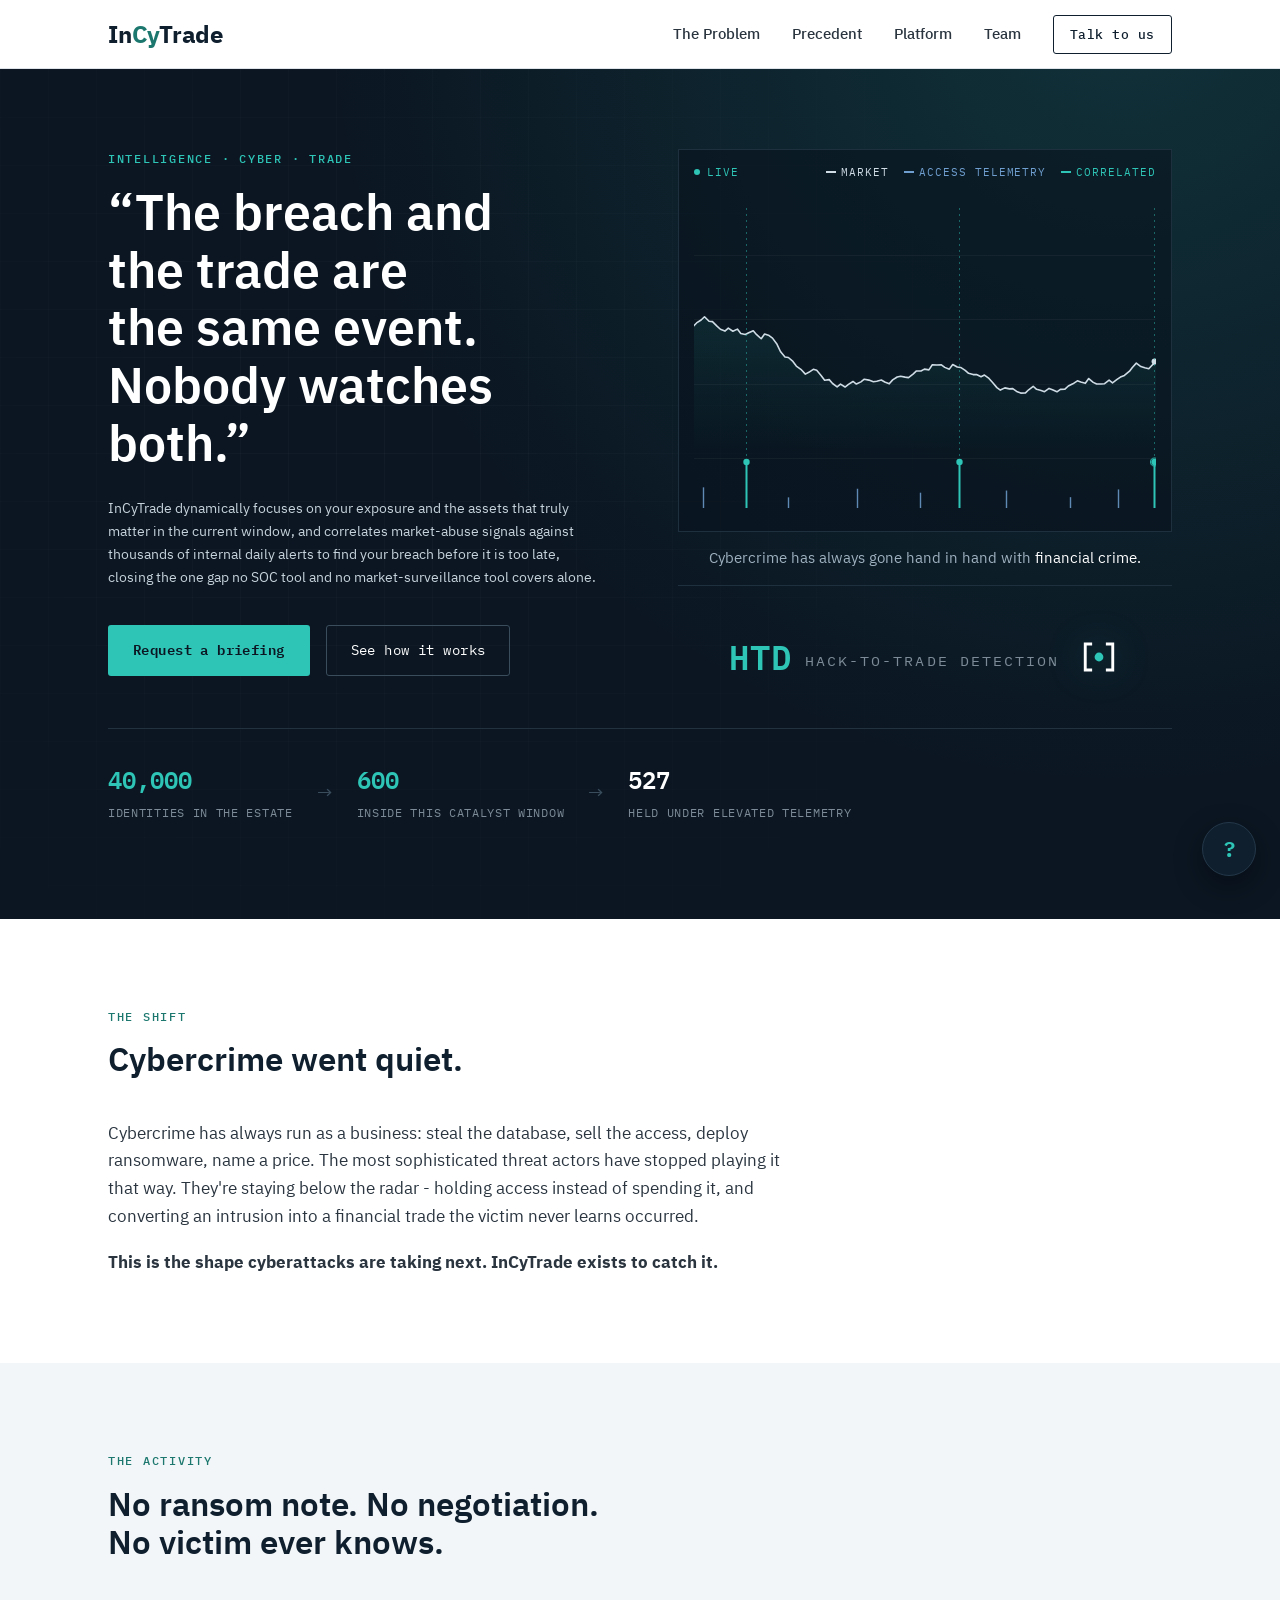
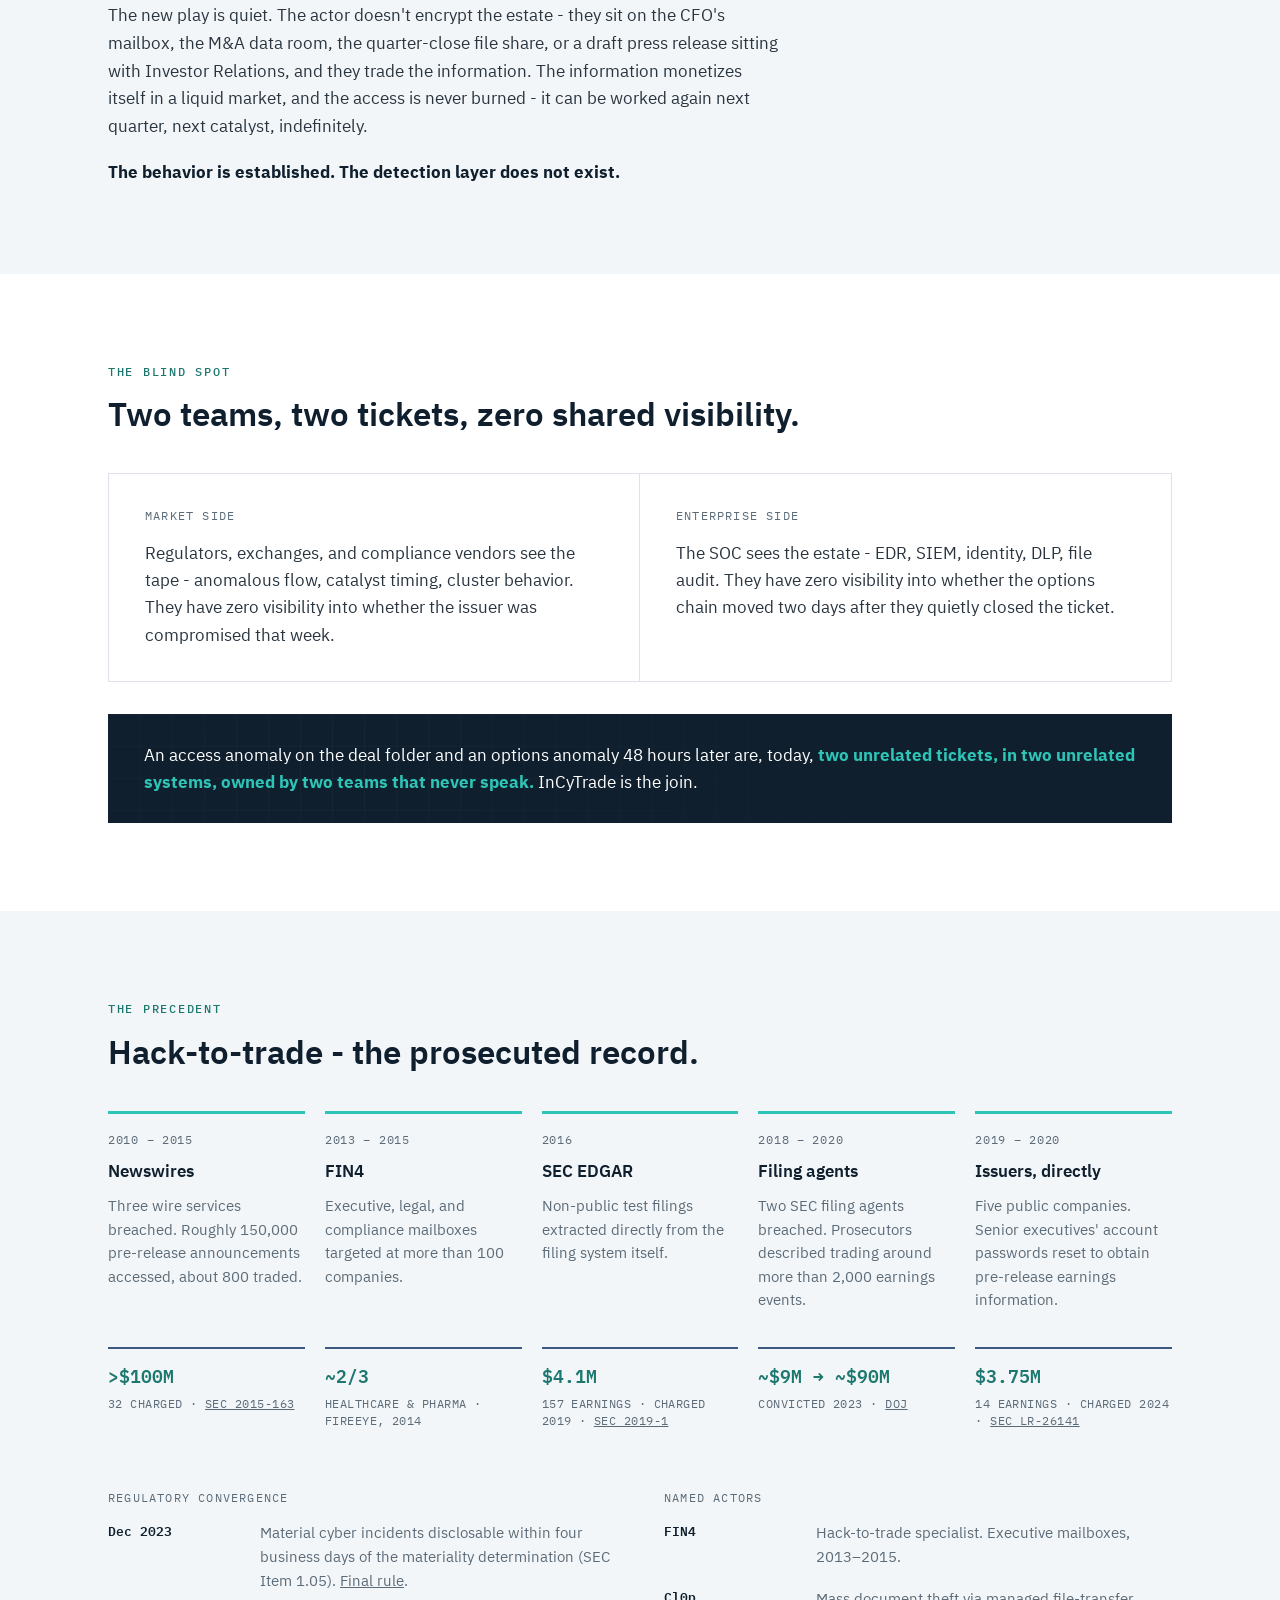
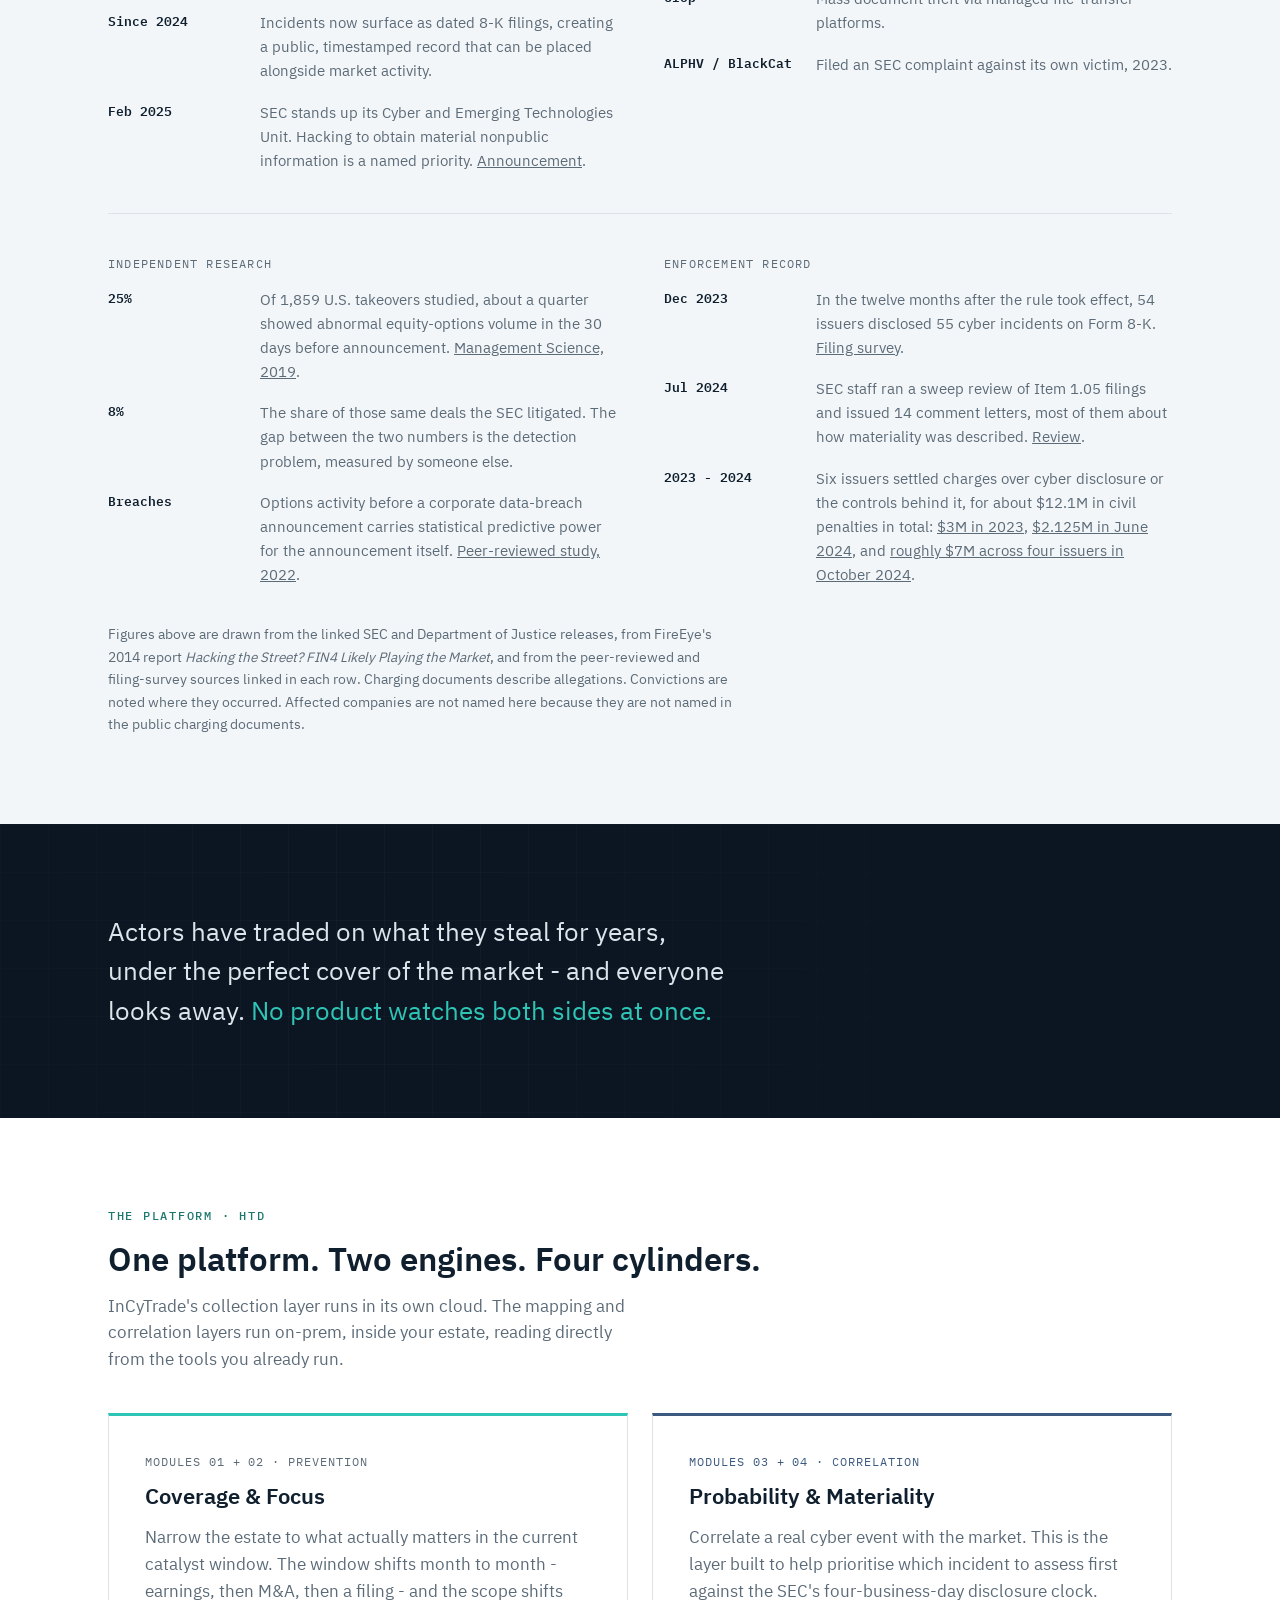
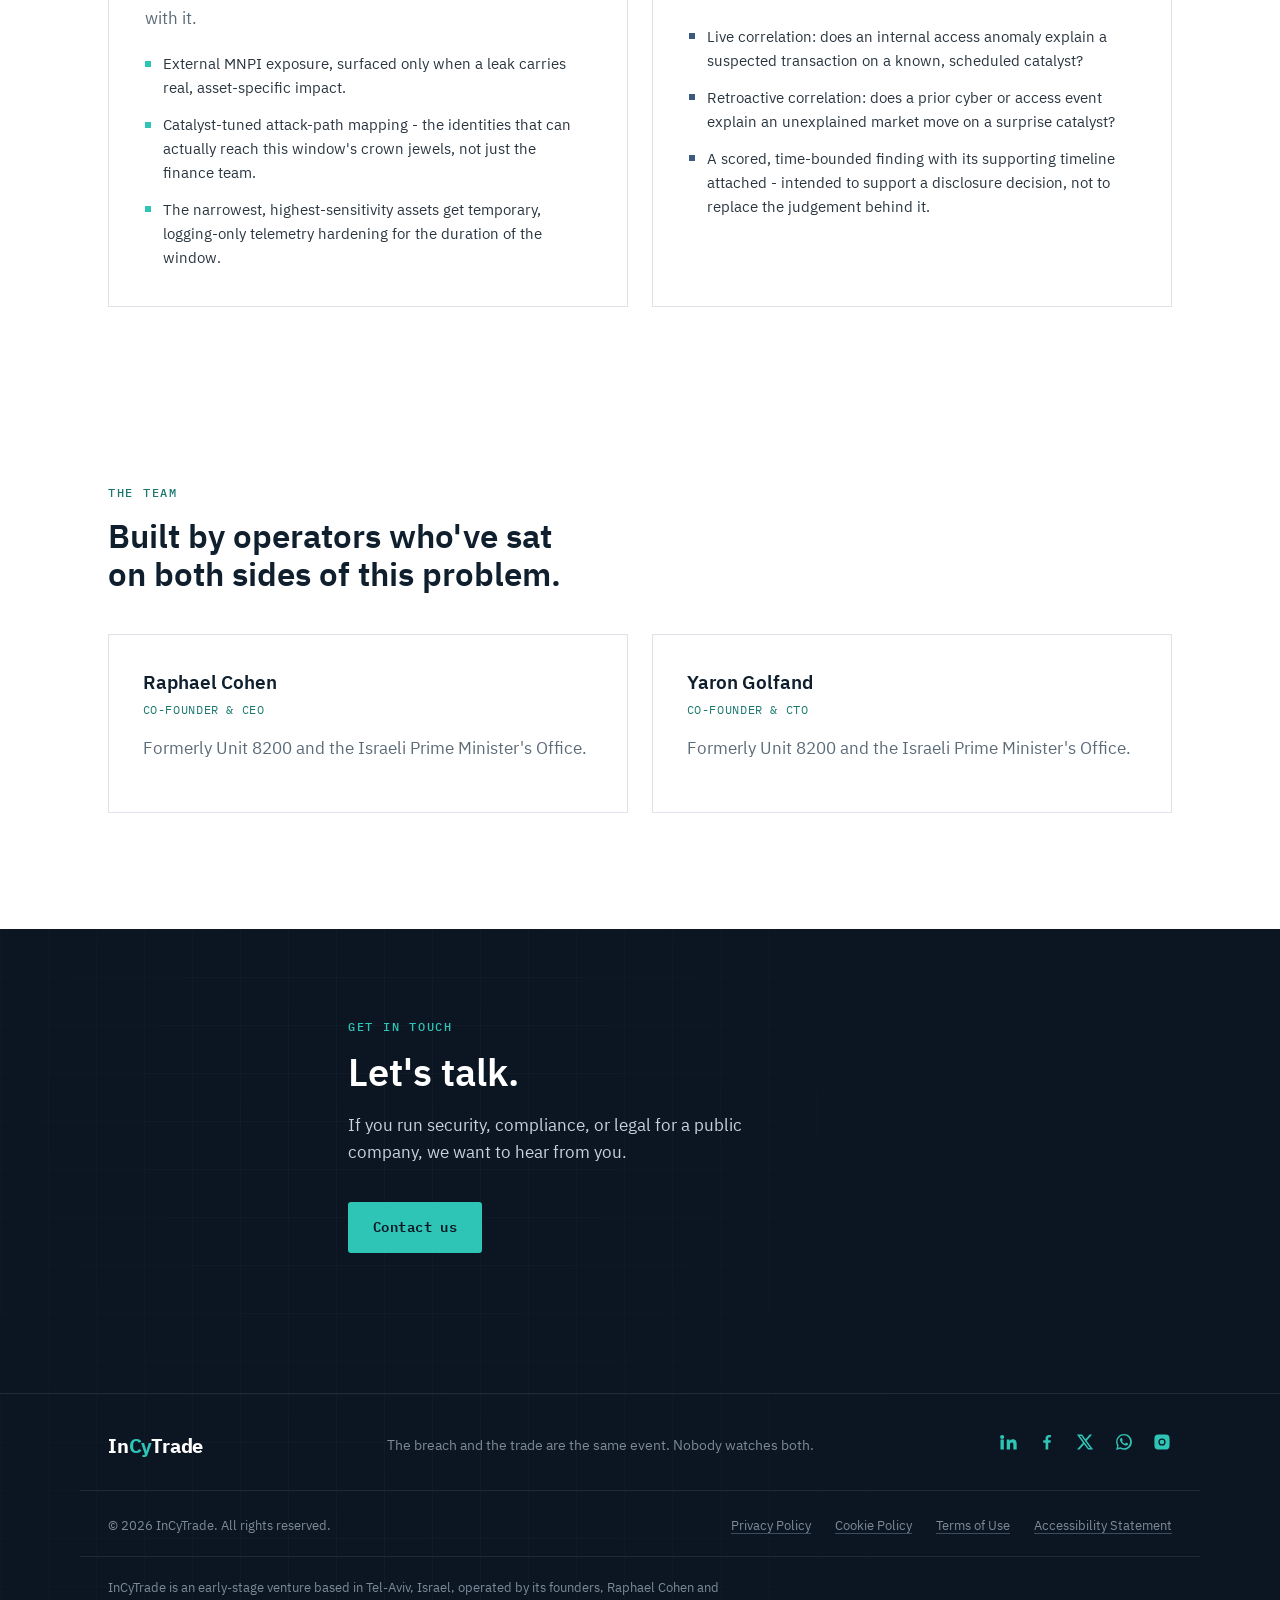
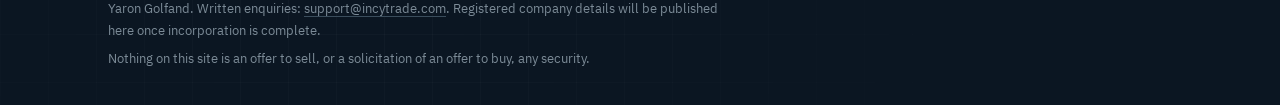
<file: index.html>
<!DOCTYPE html>
<html lang="en">
<head>
<meta charset="UTF-8">
<meta name="viewport" content="width=device-width, initial-scale=1.0">
<title>InCyTrade - Hack to Trade Detection</title>
<meta name="description" content="We dynamically focus on your exposure and the assets that truly matter in the current window, and correlate market-abuse signals against thousands of internal daily alerts to find your breach before it is too late.">
<link rel="canonical" href="https://incytrade.com/">
<meta property="og:type" content="website">
<meta property="og:site_name" content="InCyTrade">
<meta property="og:url" content="https://incytrade.com/">
<meta property="og:title" content="InCyTrade - Hack to Trade Detection">
<meta property="og:description" content="We dynamically focus on your exposure and the assets that truly matter in the current window, and correlate market-abuse signals against thousands of internal daily alerts to find your breach before it is too late.">
<meta property="og:image" content="https://incytrade.com/og-image.png">
<meta property="og:image:width" content="1600">
<meta property="og:image:height" content="840">
<meta property="og:image:alt" content="InCyTrade. The breach and the trade are the same event. Nobody watches both.">
<meta name="twitter:card" content="summary_large_image">
<meta name="twitter:title" content="InCyTrade - Hack to Trade Detection">
<meta name="twitter:description" content="We dynamically focus on your exposure and the assets that truly matter in the current window, and correlate market-abuse signals against thousands of internal daily alerts to find your breach before it is too late.">
<meta name="twitter:image" content="https://incytrade.com/og-image.png">
<link rel="icon" href="/favicon.svg" type="image/svg+xml">
<link rel="icon" href="/icon-48.png" sizes="48x48" type="image/png">
<link rel="icon" href="/icon-96.png" sizes="96x96" type="image/png">
<link rel="icon" href="/icon-192.png" sizes="192x192" type="image/png">
<link rel="apple-touch-icon" href="/apple-touch-icon.png" sizes="180x180">
<link rel="stylesheet" href="fonts.css">
<link rel="stylesheet" href="vendor/cookieconsent/cookieconsent.css">
<link rel="stylesheet" href="styles.css">
<script type="application/ld+json">
{
  "@context": "https://schema.org",
  "@graph": [
    {
      "@type": "Organization",
      "@id": "https://incytrade.com/#organization",
      "name": "InCyTrade",
      "url": "https://incytrade.com/",
      "logo": {
        "@type": "ImageObject",
        "url": "https://incytrade.com/icon-512.png",
        "width": 512,
        "height": 512
      },
      "image": "https://incytrade.com/og-image.png",
      "email": "support@incytrade.com",
      "description": "InCyTrade correlates market-abuse signals with enterprise cyber and access telemetry to surface cyber-enabled insider trading.",
      "address": {
        "@type": "PostalAddress",
        "addressLocality": "Tel Aviv",
        "addressCountry": "IL"
      }
    },
    {
      "@type": "WebSite",
      "@id": "https://incytrade.com/#website",
      "url": "https://incytrade.com/",
      "name": "InCyTrade",
      "publisher": { "@id": "https://incytrade.com/#organization" }
    }
  ]
}
</script>
</head>
<body>

<a class="skip-link" href="#main">Skip to content</a>

<header class="site-header">
  <div class="wrap header-row">
    <a class="wordmark" href="#top" aria-label="InCyTrade home">In<span class="accent-cy">Cy</span>Trade</a>
    <button class="nav-toggle" id="navToggle" aria-expanded="false" aria-controls="primaryNav" aria-label="Toggle menu">
      <span></span><span></span><span></span>
    </button>
    <nav class="primary-nav" id="primaryNav">
      <a href="#problem">The Problem</a>
      <a href="#precedent">Precedent</a>
      <a href="#product">Platform</a>
      <a href="#team">Team</a>
      <a class="nav-cta" href="#contact">Talk to us</a>
    </nav>
  </div>
</header>

<main id="main">

  <section class="hero" id="top">
    <div class="wrap hero-inner">
      <div class="hero-copy">
        <p class="eyebrow eyebrow-on-dark">Intelligence&nbsp;·&nbsp;Cyber&nbsp;·&nbsp;Trade</p>
        <h1 class="hero-quote">&ldquo;The breach and the trade are the same event. <br>Nobody watches both.&rdquo;</h1>
        <p class="hero-sub">InCyTrade dynamically focuses on your exposure and the assets that truly matter in the current window, and correlates market-abuse signals against thousands of internal daily alerts to find your breach before it is too late, closing the one gap no SOC tool and no market-surveillance tool covers alone.</p>
      </div>

      <div class="hero-ctas">
        <a class="btn btn-primary" href="#contact">Request a briefing</a>
        <a class="btn btn-ghost" href="#product">See how it works</a>
      </div>

      <!-- Decorative. The thesis of the product, drawn: one tape, one telemetry
           lane, and the moments where the two line up. Marked aria-hidden
           because the sentence above already says it in words. -->
      <div class="hero-viz-col">
      <div class="hero-viz" aria-hidden="true">
        <div class="viz-head">
          <span class="viz-live"><i></i>Live</span>
          <span class="viz-keys">
            <span class="viz-key viz-key-price">Market</span>
            <span class="viz-key viz-key-alert">Access telemetry</span>
            <span class="viz-key viz-key-corr">Correlated</span>
          </span>
        </div>
        <canvas class="viz-canvas" id="corrCanvas"></canvas>
      </div>
      <p class="viz-caption">Cybercrime has always gone hand in hand with <span>financial crime.</span></p>

      <div class="category">
        <span class="category-names">
          <span class="category-abbr">HTD</span>
          <span class="category-full">Hack-to-Trade Detection</span>
        </span>
        <svg class="category-mark" viewBox="0 0 64 64" aria-hidden="true" focusable="false">
          <g fill="none" stroke="currentColor" stroke-width="4.2"><path d="M22 13H12v38h10"/><path d="M42 13h10v38H42"/></g>
          <circle cx="32" cy="32" r="6.4" fill="var(--teal-500)"/>
        </svg>
      </div>
      </div>
      <div class="signal-strip" role="img" aria-label="Illustrative narrowing from 40,000 identities in the estate to 600 inside the current catalyst window to 100 assets held under elevated telemetry">
        <div class="signal-cell">
          <span class="signal-num">40,000</span>
          <span class="signal-label">identities in the estate</span>
        </div>
        <span class="signal-arrow" aria-hidden="true">→</span>
        <div class="signal-cell">
          <span class="signal-num">600</span>
          <span class="signal-label">inside this catalyst window</span>
        </div>
        <span class="signal-arrow" aria-hidden="true">→</span>
        <div class="signal-cell">
          <span class="signal-num">100</span>
          <span class="signal-label">held under elevated telemetry</span>
        </div>
      </div>
    </div>
  </section>

  <section class="section" id="problem">
    <div class="wrap">
      <div class="section-head">
        <p class="eyebrow">The Shift</p>
        <h2>Cybercrime went quiet.</h2>
      </div>
      <div class="prose prose-lead">
        <p>Cybercrime has always run as a business: steal the database, sell the access, deploy ransomware, name a price. The most sophisticated threat actors have stopped playing it that way. They're staying below the radar - holding access instead of spending it, and converting an intrusion into a financial trade the victim never learns occurred.</p>
        <p><strong>This is the shape cyberattacks are taking next. InCyTrade exists to catch it.</strong></p>
      </div>
    </div>
  </section>

  <section class="section section-alt">
    <div class="wrap">
      <div class="section-head">
        <p class="eyebrow">The Activity</p>
        <h2>No ransom note. No negotiation. No victim ever knows.</h2>
      </div>
      <div class="prose prose-lead">
        <p>The new play is quiet. The actor doesn't encrypt the estate - they sit on the CFO's mailbox, the M&amp;A data room, the quarter-close file share, or a draft press release sitting with Investor Relations, and they trade the information. The information monetizes itself in a liquid market, and the access is never burned - it can be worked again next quarter, next catalyst, indefinitely.</p>
        <p class="callout-line"><strong>The behavior is established. The detection layer does not exist.</strong></p>
      </div>
    </div>
  </section>

  <section class="section">
    <div class="wrap">
      <div class="section-head">
        <p class="eyebrow">The Blind Spot</p>
        <h2>Two teams, two tickets, zero shared visibility.</h2>
      </div>
      <div class="split-columns">
        <div class="split-col">
          <p class="split-label">Market side</p>
          <p>Regulators, exchanges, and compliance vendors see the tape - anomalous flow, catalyst timing, cluster behavior. They have zero visibility into whether the issuer was compromised that week.</p>
        </div>
        <div class="split-col">
          <p class="split-label">Enterprise side</p>
          <p>The SOC sees the estate - EDR, SIEM, identity, DLP, file audit. They have zero visibility into whether the options chain moved two days after they quietly closed the ticket.</p>
        </div>
      </div>
      <div class="callout-band">
        <p>An access anomaly on the deal folder and an options anomaly 48 hours later are, today, <strong>two unrelated tickets, in two unrelated systems, owned by two teams that never speak.</strong> InCyTrade is the join.</p>
      </div>
    </div>
  </section>

  <section class="section section-alt" id="precedent">
    <div class="wrap">
      <div class="section-head">
        <p class="eyebrow">The Precedent</p>
        <h2>Hack-to-trade - the prosecuted record.</h2>
      </div>
      <ol class="timeline">
        <li class="timeline-item">
          <p class="timeline-date">2010 – 2015</p>
          <p class="timeline-title">Newswires</p>
          <p class="timeline-detail">Three wire services breached. Roughly 150,000 pre-release announcements accessed, about 800 traded.</p>
          <p class="timeline-stat">&gt;$100M<span class="timeline-stat-sub">32 charged &middot; <a href="https://www.sec.gov/newsroom/press-releases/2015-163" rel="noopener">SEC 2015-163</a></span></p>
        </li>
        <li class="timeline-item">
          <p class="timeline-date">2013 – 2015</p>
          <p class="timeline-title">FIN4</p>
          <p class="timeline-detail">Executive, legal, and compliance mailboxes targeted at more than 100 companies.</p>
          <p class="timeline-stat">~2/3<span class="timeline-stat-sub">healthcare &amp; pharma &middot; FireEye, 2014</span></p>
        </li>
        <li class="timeline-item">
          <p class="timeline-date">2016</p>
          <p class="timeline-title">SEC EDGAR</p>
          <p class="timeline-detail">Non-public test filings extracted directly from the filing system itself.</p>
          <p class="timeline-stat">$4.1M<span class="timeline-stat-sub">157 earnings &middot; charged 2019 &middot; <a href="https://www.sec.gov/newsroom/press-releases/2019-1" rel="noopener">SEC 2019-1</a></span></p>
        </li>
        <li class="timeline-item">
          <p class="timeline-date">2018 – 2020</p>
          <p class="timeline-title">Filing agents</p>
          <p class="timeline-detail">Two SEC filing agents breached. Prosecutors described trading around more than 2,000 earnings events.</p>
          <p class="timeline-stat">~$9M&nbsp;→&nbsp;~$90M<span class="timeline-stat-sub">convicted 2023 &middot; <a href="https://www.justice.gov/usao-ma/pr/russian-businessman-found-guilty-90-million-hack-trade-conspiracy" rel="noopener">DOJ</a></span></p>
        </li>
        <li class="timeline-item">
          <p class="timeline-date">2019 – 2020</p>
          <p class="timeline-title">Issuers, directly</p>
          <p class="timeline-detail">Five public companies. Senior executives' account passwords reset to obtain pre-release earnings information.</p>
          <p class="timeline-stat">$3.75M<span class="timeline-stat-sub">14 earnings &middot; charged 2024 &middot; <a href="https://www.sec.gov/enforcement-litigation/litigation-releases/lr-26141" rel="noopener">SEC LR-26141</a></span></p>
        </li>
      </ol>

      <div class="subgrid">
        <div class="subgrid-block">
          <p class="split-label">Regulatory convergence</p>
          <dl class="fact-list">
            <div><dt>Dec 2023</dt><dd>Material cyber incidents disclosable within four business days of the materiality determination (SEC Item&nbsp;1.05). <a href="https://www.sec.gov/newsroom/press-releases/2023-139" rel="noopener">Final rule</a>.</dd></div>
            <div><dt>Since 2024</dt><dd>Incidents now surface as dated 8-K filings, creating a public, timestamped record that can be placed alongside market activity.</dd></div>
            <div><dt>Feb 2025</dt><dd>SEC stands up its Cyber and Emerging Technologies Unit. Hacking to obtain material nonpublic information is a named priority. <a href="https://www.sec.gov/newsroom/press-releases/2025-42" rel="noopener">Announcement</a>.</dd></div>
          </dl>
        </div>
        <div class="subgrid-block">
          <p class="split-label">Named actors</p>
          <dl class="fact-list">
            <div><dt>FIN4</dt><dd>Hack-to-trade specialist. Executive mailboxes, 2013–2015.</dd></div>
            <div><dt>Cl0p</dt><dd>Mass document theft via managed file-transfer platforms.</dd></div>
            <div><dt>ALPHV / BlackCat</dt><dd>Filed an SEC complaint against its own victim, 2023.</dd></div>
          </dl>
        </div>
      </div>

      <div class="subgrid subgrid-row-2">
        <div class="subgrid-block">
          <p class="split-label">Independent research</p>
          <dl class="fact-list">
            <div><dt>25%</dt><dd>Of 1,859 U.S. takeovers studied, about a quarter showed abnormal equity-options volume in the 30 days before announcement. <a href="https://pubsonline.informs.org/doi/10.1287/mnsc.2018.3122" rel="noopener">Management Science, 2019</a>.</dd></div>
            <div><dt>8%</dt><dd>The share of those same deals the SEC litigated. The gap between the two numbers is the detection problem, measured by someone else.</dd></div>
            <div><dt>Breaches</dt><dd>Options activity before a corporate data-breach announcement carries statistical predictive power for the announcement itself. <a href="https://www.sciencedirect.com/science/article/abs/pii/S104402832200076X" rel="noopener">Peer-reviewed study, 2022</a>.</dd></div>
          </dl>
        </div>
        <div class="subgrid-block">
          <p class="split-label">Enforcement record</p>
          <dl class="fact-list">
            <div><dt>Dec 2023</dt><dd>In the twelve months after the rule took effect, 54 issuers disclosed 55 cyber incidents on Form 8-K. <a href="https://www.knowntrends.com/2025/02/snapshot-the-first-year-of-cybersecurity-incident-filings-on-form-8-k-since-adoption-of-new-rules/" rel="noopener">Filing survey</a>.</dd></div>
            <div><dt>Jul 2024</dt><dd>SEC staff ran a sweep review of Item 1.05 filings and issued 14 comment letters, most of them about how materiality was described. <a href="https://wp.nyu.edu/compliance_enforcement/2025/03/25/lessons-learned-one-year-of-form-8-k-material-cybersecurity-incident-reporting/" rel="noopener">Review</a>.</dd></div>
            <div><dt>2023 - 2024</dt><dd>Six issuers settled charges over cyber disclosure or the controls behind it, for about $12.1M in civil penalties in total: <a href="https://www.sec.gov/newsroom/press-releases/2023-48" rel="noopener">$3M in 2023</a>, <a href="https://www.sec.gov/newsroom/press-releases/2024-75" rel="noopener">$2.125M in June 2024</a>, and <a href="https://www.sec.gov/newsroom/press-releases/2024-174" rel="noopener">roughly $7M across four issuers in October 2024</a>.</dd></div>
          </dl>
        </div>
      </div>

      <p class="source-note">Figures above are drawn from the linked SEC and Department of Justice releases, from FireEye's 2014 report <em>Hacking the Street? FIN4 Likely Playing the Market</em>, and from the peer-reviewed and filing-survey sources linked in each row. Charging documents describe allegations. Convictions are noted where they occurred. Affected companies are not named here because they are not named in the public charging documents.</p>
    </div>
  </section>

  <section class="section band-dark">
    <div class="wrap">
      <p class="band-quote">Actors have traded on what they steal for years, under the perfect cover of the market - and everyone looks away. <span class="accent-cy-text">No product watches both sides at once.</span></p>
    </div>
  </section>

  <section class="section" id="product">
    <div class="wrap">
      <div class="section-head">
        <p class="eyebrow">The Platform&nbsp;·&nbsp;HTD</p>
        <h2>One platform. Two engines. Four cylinders.</h2>
        <p class="section-dek">InCyTrade's collection layer runs in its own cloud. The mapping and correlation layers run on-prem, inside your estate, reading directly from the tools you already run.</p>
      </div>

      <div class="layer-grid">
        <article class="layer-card layer-card-teal">
          <p class="layer-kicker">Modules 01 + 02 · Prevention</p>
          <h3>Coverage &amp; Focus</h3>
          <p>Narrow the estate to what actually matters in the current catalyst window. The window shifts month to month - earnings, then M&amp;A, then a filing - and the scope shifts with it.</p>
          <ul class="layer-list">
            <li>External MNPI exposure, surfaced only when a leak carries real, asset-specific impact.</li>
            <li>Catalyst-tuned attack-path mapping - the identities that can actually reach this window's crown jewels, not just the finance team.</li>
            <li>The narrowest, highest-sensitivity assets get temporary, logging-only telemetry hardening for the duration of the window.</li>
          </ul>
        </article>
        <article class="layer-card layer-card-blue">
          <p class="layer-kicker">Modules 03 + 04 · Correlation</p>
          <h3>Probability &amp; Materiality</h3>
          <p>Correlate a real cyber event with the market. This is the layer built to help prioritise which incident to assess first against the SEC's four-business-day disclosure clock.</p>
          <ul class="layer-list">
            <li>Live correlation: does an internal access anomaly explain a suspected transaction on a known, scheduled catalyst?</li>
            <li>Retroactive correlation: does a prior cyber or access event explain an unexplained market move on a surprise catalyst?</li>
            <li>A scored, time-bounded finding with its supporting timeline attached - intended to support a disclosure decision, not to replace the judgement behind it.</li>
          </ul>
        </article>
      </div>
    </div>
  </section>

  <section class="section" id="team">
    <div class="wrap">
      <div class="section-head">
        <p class="eyebrow">The Team</p>
        <h2>Built by operators who've sat on both sides of this problem.</h2>
      </div>
      <div class="team-grid">
        <article class="team-card">
          <p class="team-name">Raphael Cohen</p>
          <p class="team-role">Co-Founder &amp; CEO</p>
          <p class="team-bio">Formerly Unit 8200 and the Israeli Prime Minister's Office.</p>
        </article>
        <article class="team-card">
          <p class="team-name">Yaron Golfand</p>
          <p class="team-role">Co-Founder &amp; CTO</p>
          <p class="team-bio">Formerly Unit 8200 and the Israeli Prime Minister's Office.</p>
        </article>
      </div>
    </div>
  </section>

  <section class="section band-dark" id="contact">
    <div class="wrap contact-inner">
      <p class="eyebrow eyebrow-on-dark">Get in touch</p>
      <h2 class="contact-heading">Let's talk.</h2>
      <p class="contact-body">If you run security, compliance, or legal for a public company, we want to hear from you.</p>
      <div class="hero-ctas">
        <a class="btn btn-primary" href="mailto:support@incytrade.com">Contact us</a>
      </div>
    </div>
  </section>

</main>

<footer class="site-footer">
  <div class="wrap footer-row">
    <a class="wordmark wordmark-small" href="#top">In<span class="accent-cy">Cy</span>Trade</a>
    <p class="footer-tagline">The breach and the trade are the same event. Nobody watches both.</p>
    <ul class="footer-social" aria-label="Social channels, coming soon">
      <li><span class="social-link" role="img" aria-label="LinkedIn">
        <svg viewBox="0 0 24 24" aria-hidden="true" focusable="false"><path fill="currentColor" d="M4.98 3.5a2.5 2.5 0 1 1 0 5 2.5 2.5 0 0 1 0-5ZM3 9h4v12H3V9Zm7 0h3.8v1.7h.05c.53-1 1.83-2.05 3.77-2.05 4.03 0 4.78 2.65 4.78 6.1V21h-4v-5.5c0-1.31-.02-3-1.83-3-1.83 0-2.11 1.43-2.11 2.9V21h-4V9Z"/></svg>
      </span></li>
      <li><span class="social-link" role="img" aria-label="Facebook">
        <svg viewBox="0 0 24 24" aria-hidden="true" focusable="false"><path fill="currentColor" d="M13.5 21v-8h2.7l.4-3.1h-3.1V7.9c0-.9.25-1.5 1.55-1.5h1.65V3.6c-.29-.04-1.27-.12-2.41-.12-2.39 0-4.02 1.46-4.02 4.13V9.9H7.5V13h2.77v8h3.23Z"/></svg>
      </span></li>
      <li><span class="social-link" role="img" aria-label="X">
        <svg viewBox="0 0 24 24" aria-hidden="true" focusable="false"><path fill="currentColor" d="M17.53 3h3.02l-6.6 7.54L21.75 21h-6.08l-4.76-6.23L5.46 21H2.44l7.06-8.07L2.25 3h6.23l4.3 5.69L17.53 3Zm-1.06 16.2h1.67L7.6 4.71H5.81L16.47 19.2Z"/></svg>
      </span></li>
      <li><span class="social-link" role="img" aria-label="WhatsApp">
        <svg viewBox="0 0 24 24" aria-hidden="true" focusable="false"><path fill="currentColor" d="M12.04 2.5c-5.23 0-9.48 4.24-9.48 9.47 0 1.67.44 3.3 1.27 4.74L2.5 21.5l4.93-1.29a9.44 9.44 0 0 0 4.61 1.18h.01c5.23 0 9.47-4.24 9.47-9.47s-4.25-9.42-9.48-9.42Zm0 17.03h-.01a7.86 7.86 0 0 1-4-1.1l-.29-.17-2.93.77.78-2.85-.19-.29a7.83 7.83 0 0 1-1.2-4.19c0-4.34 3.53-7.87 7.88-7.87a7.87 7.87 0 0 1 0 15.7Zm4.32-5.89c-.24-.12-1.4-.69-1.61-.77-.22-.08-.38-.12-.54.12s-.62.77-.76.93c-.14.16-.28.18-.51.06a6.4 6.4 0 0 1-1.9-1.17 7.1 7.1 0 0 1-1.31-1.63c-.14-.24-.02-.37.1-.49.11-.11.24-.28.36-.42.12-.14.16-.24.24-.4.08-.16.04-.3-.02-.42-.06-.12-.54-1.3-.74-1.78-.19-.46-.39-.4-.54-.41h-.46c-.16 0-.42.06-.63.3-.22.24-.83.81-.83 1.98s.85 2.3.97 2.46c.12.16 1.67 2.55 4.05 3.58.57.24 1.01.39 1.35.5.57.18 1.09.15 1.5.09.46-.07 1.4-.57 1.6-1.13.2-.55.2-1.02.14-1.12-.06-.1-.22-.16-.46-.28Z"/></svg>
      </span></li>
      <li><span class="social-link" role="img" aria-label="Instagram">
        <svg viewBox="0 0 24 24" aria-hidden="true" focusable="false"><path fill="currentColor" d="M12 2.9c2.96 0 3.31.01 4.48.07 1.08.05 1.67.23 2.06.38.52.2.89.44 1.28.83.39.39.63.76.83 1.28.15.39.33.98.38 2.06.06 1.17.07 1.52.07 4.48s-.01 3.31-.07 4.48c-.05 1.08-.23 1.67-.38 2.06-.2.52-.44.89-.83 1.28-.39.39-.76.63-1.28.83-.39.15-.98.33-2.06.38-1.17.06-1.52.07-4.48.07s-3.31-.01-4.48-.07c-1.08-.05-1.67-.23-2.06-.38a3.45 3.45 0 0 1-1.28-.83 3.45 3.45 0 0 1-.83-1.28c-.15-.39-.33-.98-.38-2.06C2.91 15.31 2.9 14.96 2.9 12s.01-3.31.07-4.48c.05-1.08.23-1.67.38-2.06.2-.52.44-.89.83-1.28.39-.39.76-.63 1.28-.83.39-.15.98-.33 2.06-.38C8.69 2.91 9.04 2.9 12 2.9Zm0 4.77a4.33 4.33 0 1 0 0 8.66 4.33 4.33 0 0 0 0-8.66Zm0 7.14a2.81 2.81 0 1 1 0-5.62 2.81 2.81 0 0 1 0 5.62Zm5.51-7.31a1.01 1.01 0 1 1-2.02 0 1.01 1.01 0 0 1 2.02 0Z"/></svg>
      </span></li>
    </ul>
  </div>
  <div class="wrap footer-legal">
    <p class="footer-copyright">&copy; 2026 InCyTrade. All rights reserved.</p>
    <nav class="footer-legal-nav" aria-label="Legal">
      <a href="/privacy">Privacy Policy</a>
      <a href="/cookies">Cookie Policy</a>
      <a href="/terms">Terms of Use</a>
      <a href="/accessibility">Accessibility Statement</a>
    </nav>
  </div>
  <div class="wrap footer-imprint">
    <p>InCyTrade is an early-stage venture based in Tel-Aviv, Israel, operated by its founders, Raphael Cohen and Yaron Golfand. Written enquiries: <a href="mailto:support@incytrade.com">support@incytrade.com</a>. Registered company details will be published here once incorporation is complete.</p>
    <p>Nothing on this site is an offer to sell, or a solicitation of an offer to buy, any security.</p>
  </div>
</footer>

<!-- Floating "Why now?" note. Deliberately outside the page flow so it never
     covers content, and it steps aside while the consent notice is showing. -->
<div class="whynow" id="whynow">
  <div class="whynow-panel" id="whynowPanel" role="dialog" aria-modal="false" aria-labelledby="whynowTitle" hidden>
    <div class="whynow-head">
      <p class="whynow-title" id="whynowTitle"><span class="whynow-dot" aria-hidden="true"></span>Why now?</p>
      <button type="button" class="whynow-close" id="whynowClose" aria-label="Close">&times;</button>
    </div>
    <div class="whynow-body">
      <p class="whynow-text" id="whynowText" aria-hidden="true"></p>
      <p class="whynow-sr">Today, while running a routine ransomware attack, any threat actor exfiltrating 2TB of data can simply feed the folder to an AI-powered LLM, ask which options to buy, and secure multi-million dollar gains right from his phone - under the perfect cover of market noise. And the best part? No money laundering. He can even pay tax on it.</p>
    </div>
  </div>
  <button type="button" class="whynow-fab" id="whynowFab" aria-expanded="false" aria-controls="whynowPanel">
    <span class="whynow-teaser" id="whynowTeaser" aria-hidden="true">Why now?</span>
    <span class="whynow-glyph" aria-hidden="true">?</span>
    <span class="whynow-label">Why now?</span>
  </button>
</div>

<script src="script.js"></script>
<script type="module" src="cookie-consent-config.js"></script>
</body>
</html>
</file>
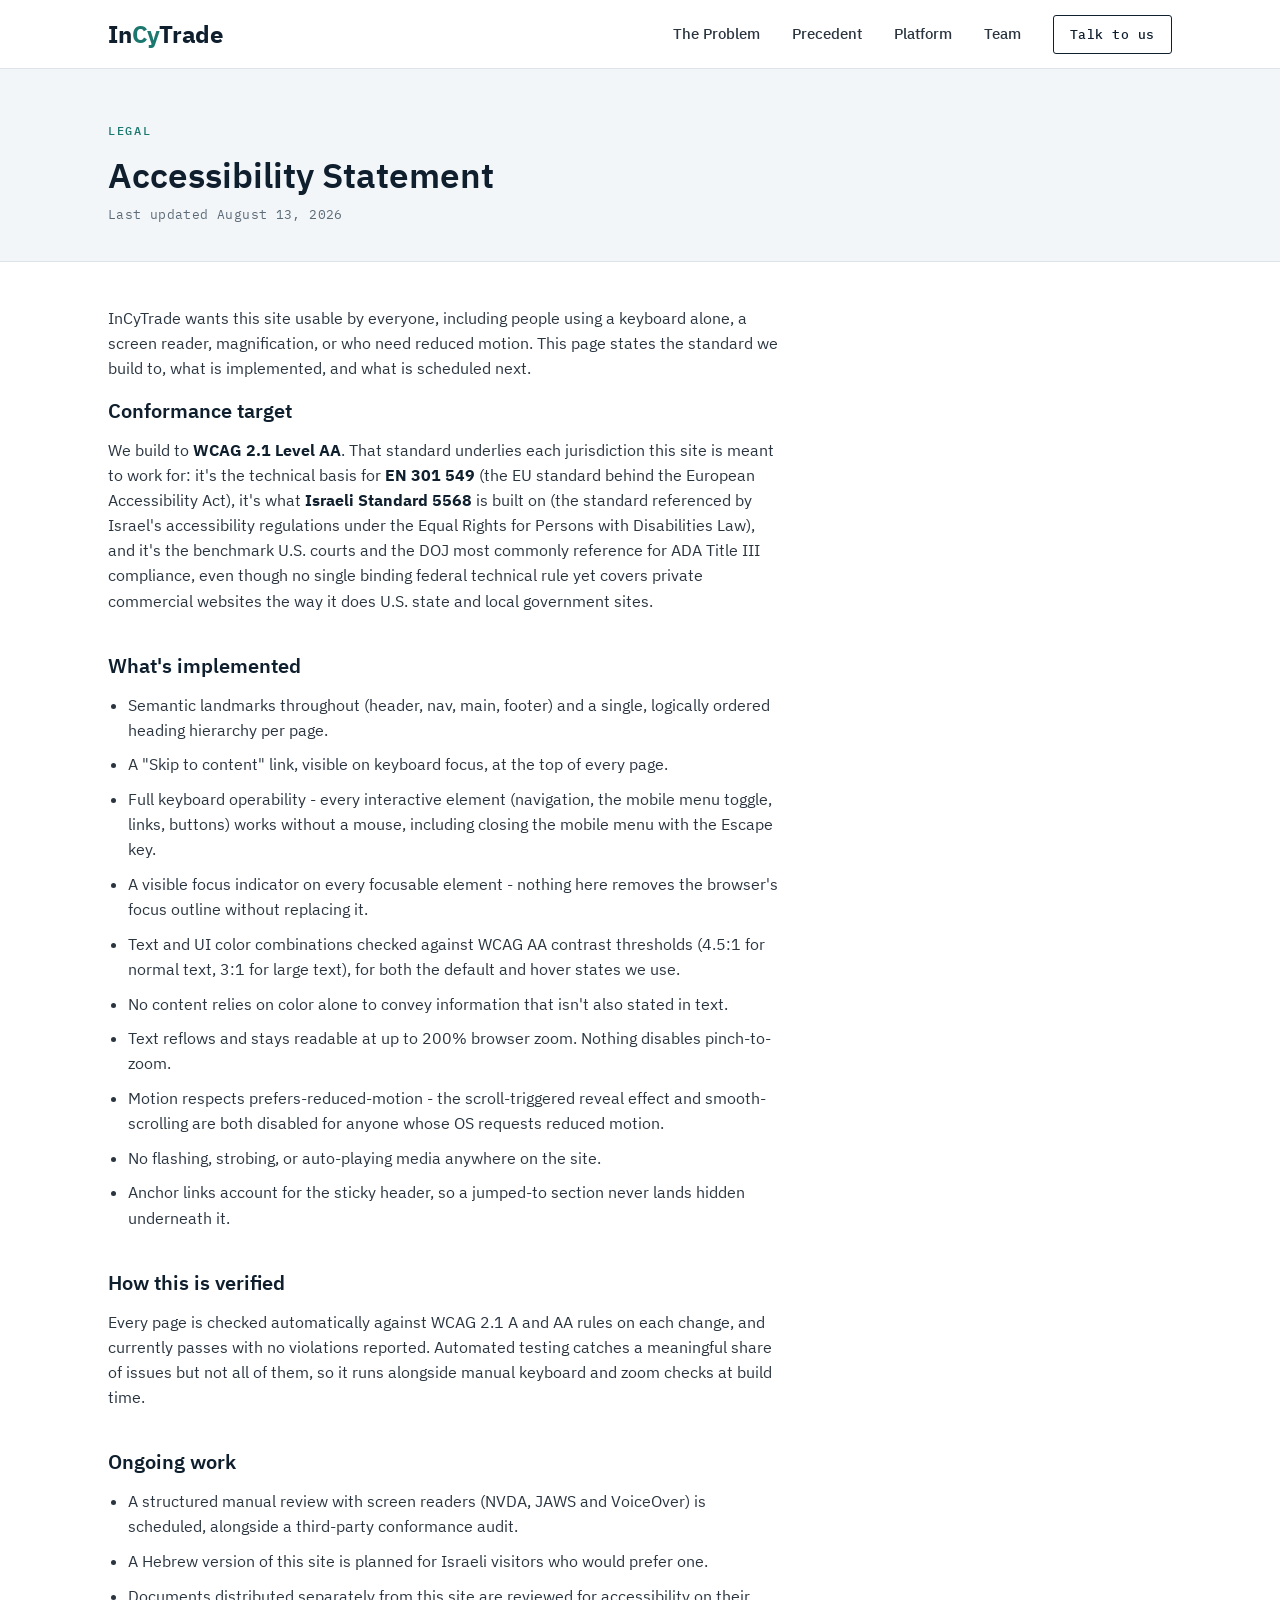
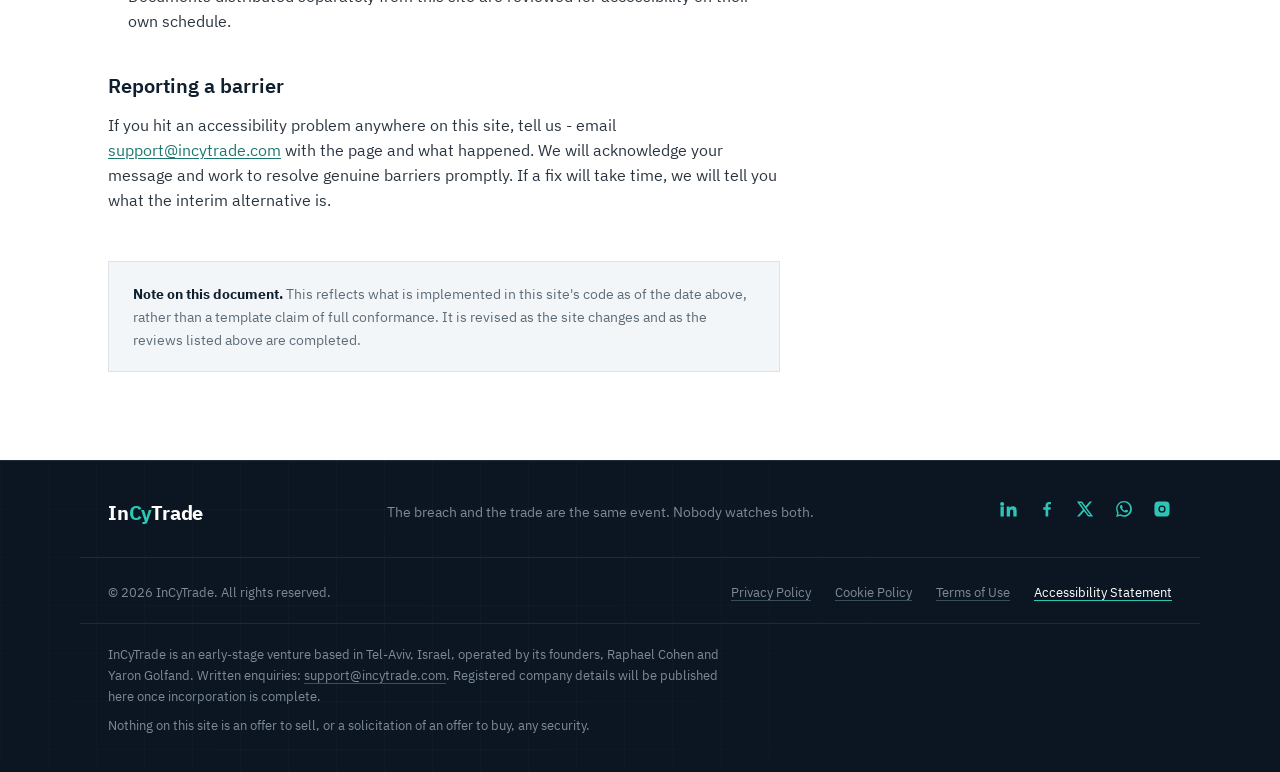
<file: accessibility.html>
<!DOCTYPE html>
<html lang="en">
<head>
<meta charset="UTF-8">
<meta name="viewport" content="width=device-width, initial-scale=1.0">
<title>Accessibility Statement - InCyTrade</title>
<meta name="description" content="InCyTrade's accessibility conformance target, what's been implemented, known limitations, and how to report a barrier.">
<meta name="robots" content="noindex, follow">
<link rel="canonical" href="https://incytrade.com/accessibility">
<meta property="og:type" content="website">
<meta property="og:site_name" content="InCyTrade">
<meta property="og:url" content="https://incytrade.com/accessibility">
<meta property="og:title" content="Accessibility Statement - InCyTrade">
<meta property="og:description" content="The accessibility standard this site builds to, what is implemented, and what is scheduled next.">
<meta property="og:image" content="https://incytrade.com/og-image.png">
<meta property="og:image:width" content="1200">
<meta property="og:image:height" content="630">
<meta property="og:image:alt" content="InCyTrade. The breach and the trade are the same event. Nobody watches both.">
<meta name="twitter:card" content="summary_large_image">
<meta name="twitter:title" content="Accessibility Statement - InCyTrade">
<meta name="twitter:description" content="The accessibility standard this site builds to, what is implemented, and what is scheduled next.">
<meta name="twitter:image" content="https://incytrade.com/og-image.png">
<link rel="icon" href="/favicon.svg" type="image/svg+xml">
<link rel="icon" href="/icon-48.png" sizes="48x48" type="image/png">
<link rel="icon" href="/icon-96.png" sizes="96x96" type="image/png">
<link rel="icon" href="/icon-192.png" sizes="192x192" type="image/png">
<link rel="apple-touch-icon" href="/apple-touch-icon.png" sizes="180x180">
<link rel="stylesheet" href="fonts.css">
<link rel="stylesheet" href="vendor/cookieconsent/cookieconsent.css">
<link rel="stylesheet" href="styles.css">
</head>
<body>

<a class="skip-link" href="#main">Skip to content</a>

<header class="site-header">
  <div class="wrap header-row">
    <a class="wordmark" href="/" aria-label="InCyTrade home">In<span class="accent-cy">Cy</span>Trade</a>
    <button class="nav-toggle" id="navToggle" aria-expanded="false" aria-controls="primaryNav" aria-label="Toggle menu">
      <span></span><span></span><span></span>
    </button>
    <nav class="primary-nav" id="primaryNav">
      <a href="index.html#problem">The Problem</a>
      <a href="index.html#precedent">Precedent</a>
      <a href="index.html#product">Platform</a>
      <a href="index.html#team">Team</a>
      <a class="nav-cta" href="index.html#contact">Talk to us</a>
    </nav>
  </div>
</header>

<main id="main">
  <section class="legal-hero">
    <div class="wrap">
      <p class="eyebrow">Legal</p>
      <h1>Accessibility Statement</h1>
      <p class="legal-updated">Last updated August 13, 2026</p>
    </div>
  </section>

  <section class="section">
    <div class="wrap legal-body prose">

      <p>InCyTrade wants this site usable by everyone, including people using a keyboard alone, a screen reader, magnification, or who need reduced motion. This page states the standard we build to, what is implemented, and what is scheduled next.</p>

      <h2>Conformance target</h2>
      <p>We build to <strong>WCAG 2.1 Level AA</strong>. That standard underlies each jurisdiction this site is meant to work for: it's the technical basis for <strong>EN 301 549</strong> (the EU standard behind the European Accessibility Act), it's what <strong>Israeli Standard 5568</strong> is built on (the standard referenced by Israel's accessibility regulations under the Equal Rights for Persons with Disabilities Law), and it's the benchmark U.S. courts and the DOJ most commonly reference for ADA Title III compliance, even though no single binding federal technical rule yet covers private commercial websites the way it does U.S. state and local government sites.</p>

      <h2>What's implemented</h2>
      <ul>
        <li>Semantic landmarks throughout (header, nav, main, footer) and a single, logically ordered heading hierarchy per page.</li>
        <li>A "Skip to content" link, visible on keyboard focus, at the top of every page.</li>
        <li>Full keyboard operability - every interactive element (navigation, the mobile menu toggle, links, buttons) works without a mouse, including closing the mobile menu with the Escape key.</li>
        <li>A visible focus indicator on every focusable element - nothing here removes the browser's focus outline without replacing it.</li>
        <li>Text and UI color combinations checked against WCAG AA contrast thresholds (4.5:1 for normal text, 3:1 for large text), for both the default and hover states we use.</li>
        <li>No content relies on color alone to convey information that isn't also stated in text.</li>
        <li>Text reflows and stays readable at up to 200% browser zoom. Nothing disables pinch-to-zoom.</li>
        <li>Motion respects prefers-reduced-motion - the scroll-triggered reveal effect and smooth-scrolling are both disabled for anyone whose OS requests reduced motion.</li>
        <li>No flashing, strobing, or auto-playing media anywhere on the site.</li>
        <li>Anchor links account for the sticky header, so a jumped-to section never lands hidden underneath it.</li>
      </ul>

      <h2>How this is verified</h2>
      <p>Every page is checked automatically against WCAG 2.1 A and AA rules on each change, and currently passes with no violations reported. Automated testing catches a meaningful share of issues but not all of them, so it runs alongside manual keyboard and zoom checks at build time.</p>

      <h2>Ongoing work</h2>
      <ul>
        <li>A structured manual review with screen readers (NVDA, JAWS and VoiceOver) is scheduled, alongside a third-party conformance audit.</li>
        <li>A Hebrew version of this site is planned for Israeli visitors who would prefer one.</li>
        <li>Documents distributed separately from this site are reviewed for accessibility on their own schedule.</li>
      </ul>

      <h2>Reporting a barrier</h2>
      <p>If you hit an accessibility problem anywhere on this site, tell us - email <a href="mailto:support@incytrade.com">support@incytrade.com</a> with the page and what happened. We will acknowledge your message and work to resolve genuine barriers promptly. If a fix will take time, we will tell you what the interim alternative is.</p>

      <div class="legal-note">
        <strong>Note on this document.</strong> This reflects what is implemented in this site's code as of the date above, rather than a template claim of full conformance. It is revised as the site changes and as the reviews listed above are completed.
      </div>

    </div>
  </section>
</main>

<footer class="site-footer">
  <div class="wrap footer-row">
    <a class="wordmark wordmark-small" href="/">In<span class="accent-cy">Cy</span>Trade</a>
    <p class="footer-tagline">The breach and the trade are the same event. Nobody watches both.</p>
    <ul class="footer-social" aria-label="Social channels, coming soon">
      <li><span class="social-link" role="img" aria-label="LinkedIn">
        <svg viewBox="0 0 24 24" aria-hidden="true" focusable="false"><path fill="currentColor" d="M4.98 3.5a2.5 2.5 0 1 1 0 5 2.5 2.5 0 0 1 0-5ZM3 9h4v12H3V9Zm7 0h3.8v1.7h.05c.53-1 1.83-2.05 3.77-2.05 4.03 0 4.78 2.65 4.78 6.1V21h-4v-5.5c0-1.31-.02-3-1.83-3-1.83 0-2.11 1.43-2.11 2.9V21h-4V9Z"/></svg>
      </span></li>
      <li><span class="social-link" role="img" aria-label="Facebook">
        <svg viewBox="0 0 24 24" aria-hidden="true" focusable="false"><path fill="currentColor" d="M13.5 21v-8h2.7l.4-3.1h-3.1V7.9c0-.9.25-1.5 1.55-1.5h1.65V3.6c-.29-.04-1.27-.12-2.41-.12-2.39 0-4.02 1.46-4.02 4.13V9.9H7.5V13h2.77v8h3.23Z"/></svg>
      </span></li>
      <li><span class="social-link" role="img" aria-label="X">
        <svg viewBox="0 0 24 24" aria-hidden="true" focusable="false"><path fill="currentColor" d="M17.53 3h3.02l-6.6 7.54L21.75 21h-6.08l-4.76-6.23L5.46 21H2.44l7.06-8.07L2.25 3h6.23l4.3 5.69L17.53 3Zm-1.06 16.2h1.67L7.6 4.71H5.81L16.47 19.2Z"/></svg>
      </span></li>
      <li><span class="social-link" role="img" aria-label="WhatsApp">
        <svg viewBox="0 0 24 24" aria-hidden="true" focusable="false"><path fill="currentColor" d="M12.04 2.5c-5.23 0-9.48 4.24-9.48 9.47 0 1.67.44 3.3 1.27 4.74L2.5 21.5l4.93-1.29a9.44 9.44 0 0 0 4.61 1.18h.01c5.23 0 9.47-4.24 9.47-9.47s-4.25-9.42-9.48-9.42Zm0 17.03h-.01a7.86 7.86 0 0 1-4-1.1l-.29-.17-2.93.77.78-2.85-.19-.29a7.83 7.83 0 0 1-1.2-4.19c0-4.34 3.53-7.87 7.88-7.87a7.87 7.87 0 0 1 0 15.7Zm4.32-5.89c-.24-.12-1.4-.69-1.61-.77-.22-.08-.38-.12-.54.12s-.62.77-.76.93c-.14.16-.28.18-.51.06a6.4 6.4 0 0 1-1.9-1.17 7.1 7.1 0 0 1-1.31-1.63c-.14-.24-.02-.37.1-.49.11-.11.24-.28.36-.42.12-.14.16-.24.24-.4.08-.16.04-.3-.02-.42-.06-.12-.54-1.3-.74-1.78-.19-.46-.39-.4-.54-.41h-.46c-.16 0-.42.06-.63.3-.22.24-.83.81-.83 1.98s.85 2.3.97 2.46c.12.16 1.67 2.55 4.05 3.58.57.24 1.01.39 1.35.5.57.18 1.09.15 1.5.09.46-.07 1.4-.57 1.6-1.13.2-.55.2-1.02.14-1.12-.06-.1-.22-.16-.46-.28Z"/></svg>
      </span></li>
      <li><span class="social-link" role="img" aria-label="Instagram">
        <svg viewBox="0 0 24 24" aria-hidden="true" focusable="false"><path fill="currentColor" d="M12 2.9c2.96 0 3.31.01 4.48.07 1.08.05 1.67.23 2.06.38.52.2.89.44 1.28.83.39.39.63.76.83 1.28.15.39.33.98.38 2.06.06 1.17.07 1.52.07 4.48s-.01 3.31-.07 4.48c-.05 1.08-.23 1.67-.38 2.06-.2.52-.44.89-.83 1.28-.39.39-.76.63-1.28.83-.39.15-.98.33-2.06.38-1.17.06-1.52.07-4.48.07s-3.31-.01-4.48-.07c-1.08-.05-1.67-.23-2.06-.38a3.45 3.45 0 0 1-1.28-.83 3.45 3.45 0 0 1-.83-1.28c-.15-.39-.33-.98-.38-2.06C2.91 15.31 2.9 14.96 2.9 12s.01-3.31.07-4.48c.05-1.08.23-1.67.38-2.06.2-.52.44-.89.83-1.28.39-.39.76-.63 1.28-.83.39-.15.98-.33 2.06-.38C8.69 2.91 9.04 2.9 12 2.9Zm0 4.77a4.33 4.33 0 1 0 0 8.66 4.33 4.33 0 0 0 0-8.66Zm0 7.14a2.81 2.81 0 1 1 0-5.62 2.81 2.81 0 0 1 0 5.62Zm5.51-7.31a1.01 1.01 0 1 1-2.02 0 1.01 1.01 0 0 1 2.02 0Z"/></svg>
      </span></li>
    </ul>
  </div>
  <div class="wrap footer-legal">
    <p class="footer-copyright">&copy; 2026 InCyTrade. All rights reserved.</p>
    <nav class="footer-legal-nav" aria-label="Legal">
      <a href="/privacy">Privacy Policy</a>
      <a href="/cookies">Cookie Policy</a>
      <a href="/terms">Terms of Use</a>
      <a href="/accessibility" aria-current="page">Accessibility Statement</a>
    </nav>
  </div>
  <div class="wrap footer-imprint">
    <p>InCyTrade is an early-stage venture based in Tel-Aviv, Israel, operated by its founders, Raphael Cohen and Yaron Golfand. Written enquiries: <a href="mailto:support@incytrade.com">support@incytrade.com</a>. Registered company details will be published here once incorporation is complete.</p>
    <p>Nothing on this site is an offer to sell, or a solicitation of an offer to buy, any security.</p>
  </div>
</footer>

<script src="script.js"></script>
<script type="module" src="cookie-consent-config.js"></script>
</body>
</html>
</file>
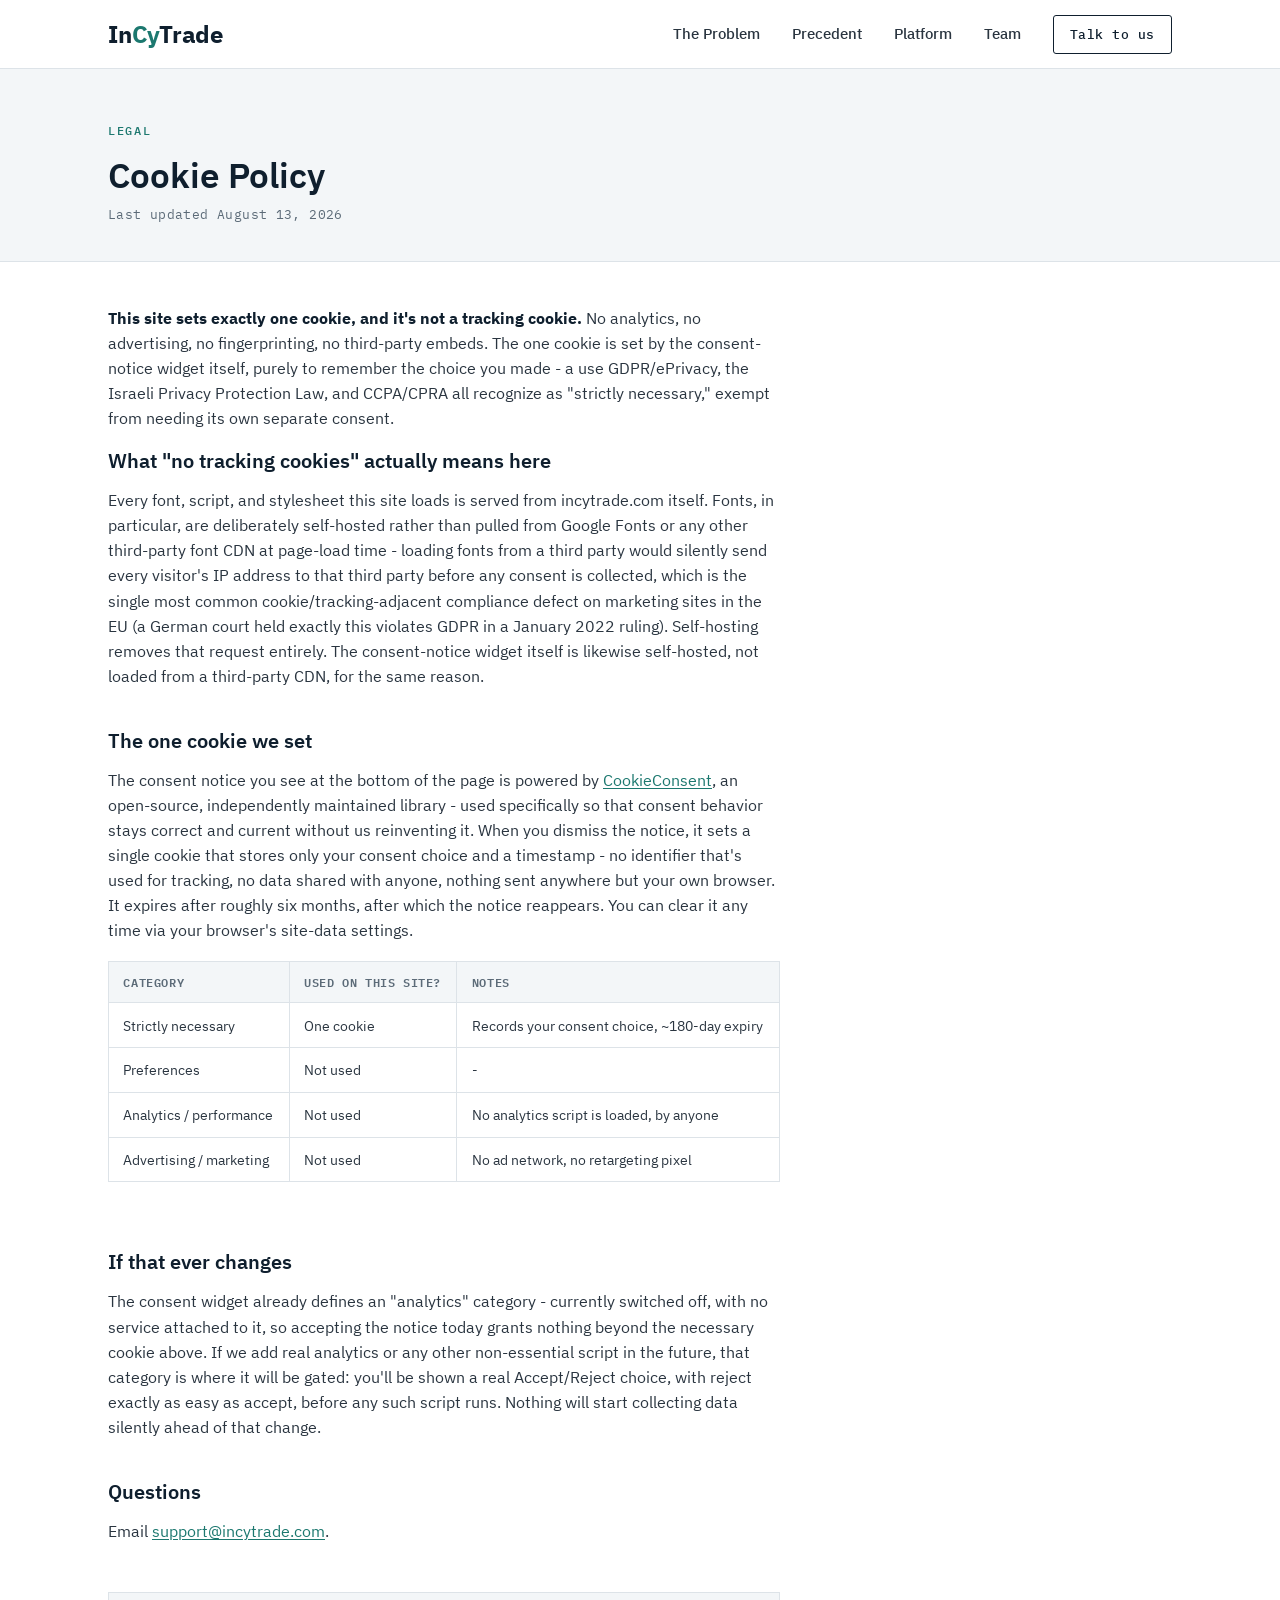
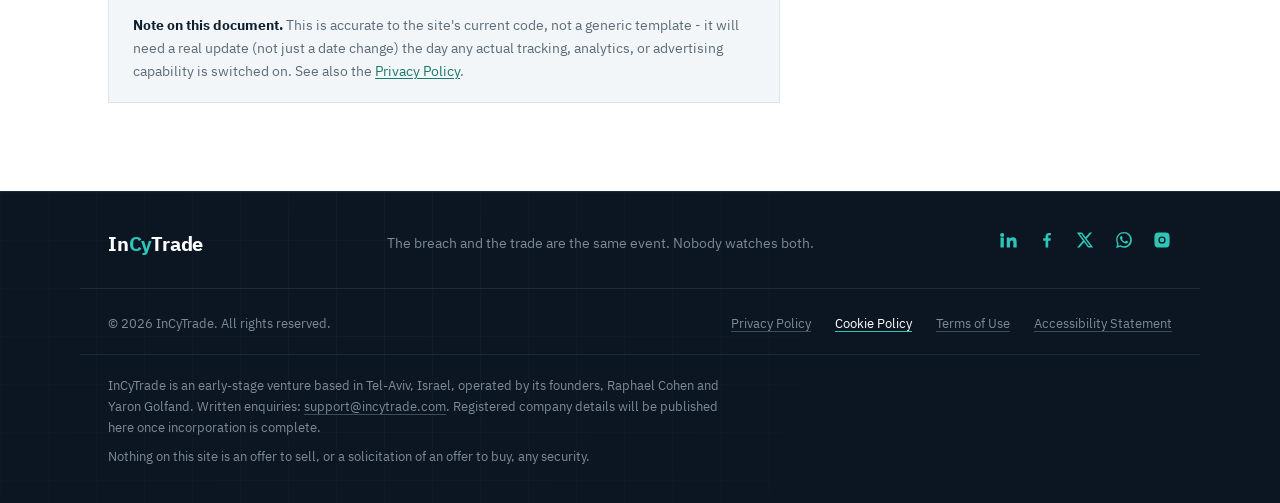
<file: cookies.html>
<!DOCTYPE html>
<html lang="en">
<head>
<meta charset="UTF-8">
<meta name="viewport" content="width=device-width, initial-scale=1.0">
<title>Cookie Policy - InCyTrade</title>
<meta name="description" content="What incytrade.com stores in your browser today (nothing tracking-related), and what changes if that ever does.">
<meta name="robots" content="noindex, follow">
<link rel="canonical" href="https://incytrade.com/cookies">
<meta property="og:type" content="website">
<meta property="og:site_name" content="InCyTrade">
<meta property="og:url" content="https://incytrade.com/cookies">
<meta property="og:title" content="Cookie Policy - InCyTrade">
<meta property="og:description" content="The single cookie this site sets, and the categories it does not use.">
<meta property="og:image" content="https://incytrade.com/og-image.png">
<meta property="og:image:width" content="1200">
<meta property="og:image:height" content="630">
<meta property="og:image:alt" content="InCyTrade. The breach and the trade are the same event. Nobody watches both.">
<meta name="twitter:card" content="summary_large_image">
<meta name="twitter:title" content="Cookie Policy - InCyTrade">
<meta name="twitter:description" content="The single cookie this site sets, and the categories it does not use.">
<meta name="twitter:image" content="https://incytrade.com/og-image.png">
<link rel="icon" href="/favicon.svg" type="image/svg+xml">
<link rel="icon" href="/icon-48.png" sizes="48x48" type="image/png">
<link rel="icon" href="/icon-96.png" sizes="96x96" type="image/png">
<link rel="icon" href="/icon-192.png" sizes="192x192" type="image/png">
<link rel="apple-touch-icon" href="/apple-touch-icon.png" sizes="180x180">
<link rel="stylesheet" href="fonts.css">
<link rel="stylesheet" href="vendor/cookieconsent/cookieconsent.css">
<link rel="stylesheet" href="styles.css">
</head>
<body>

<a class="skip-link" href="#main">Skip to content</a>

<header class="site-header">
  <div class="wrap header-row">
    <a class="wordmark" href="/" aria-label="InCyTrade home">In<span class="accent-cy">Cy</span>Trade</a>
    <button class="nav-toggle" id="navToggle" aria-expanded="false" aria-controls="primaryNav" aria-label="Toggle menu">
      <span></span><span></span><span></span>
    </button>
    <nav class="primary-nav" id="primaryNav">
      <a href="index.html#problem">The Problem</a>
      <a href="index.html#precedent">Precedent</a>
      <a href="index.html#product">Platform</a>
      <a href="index.html#team">Team</a>
      <a class="nav-cta" href="index.html#contact">Talk to us</a>
    </nav>
  </div>
</header>

<main id="main">
  <section class="legal-hero">
    <div class="wrap">
      <p class="eyebrow">Legal</p>
      <h1>Cookie Policy</h1>
      <p class="legal-updated">Last updated August 13, 2026</p>
    </div>
  </section>

  <section class="section">
    <div class="wrap legal-body prose">

      <p><strong>This site sets exactly one cookie, and it's not a tracking cookie.</strong> No analytics, no advertising, no fingerprinting, no third-party embeds. The one cookie is set by the consent-notice widget itself, purely to remember the choice you made - a use GDPR/ePrivacy, the Israeli Privacy Protection Law, and CCPA/CPRA all recognize as "strictly necessary," exempt from needing its own separate consent.</p>

      <h2>What "no tracking cookies" actually means here</h2>
      <p>Every font, script, and stylesheet this site loads is served from incytrade.com itself. Fonts, in particular, are deliberately self-hosted rather than pulled from Google Fonts or any other third-party font CDN at page-load time - loading fonts from a third party would silently send every visitor's IP address to that third party before any consent is collected, which is the single most common cookie/tracking-adjacent compliance defect on marketing sites in the EU (a German court held exactly this violates GDPR in a January 2022 ruling). Self-hosting removes that request entirely. The consent-notice widget itself is likewise self-hosted, not loaded from a third-party CDN, for the same reason.</p>

      <h2>The one cookie we set</h2>
      <p>The consent notice you see at the bottom of the page is powered by <a href="https://github.com/orestbida/cookieconsent" target="_blank" rel="noopener">CookieConsent</a>, an open-source, independently maintained library - used specifically so that consent behavior stays correct and current without us reinventing it. When you dismiss the notice, it sets a single cookie that stores only your consent choice and a timestamp - no identifier that's used for tracking, no data shared with anyone, nothing sent anywhere but your own browser. It expires after roughly six months, after which the notice reappears. You can clear it any time via your browser's site-data settings.</p>

      <div class="legal-table-wrap">
        <table class="legal-table">
          <thead>
            <tr><th>Category</th><th>Used on this site?</th><th>Notes</th></tr>
          </thead>
          <tbody>
            <tr><td>Strictly necessary</td><td>One cookie</td><td>Records your consent choice, ~180-day expiry</td></tr>
            <tr><td>Preferences</td><td>Not used</td><td>-</td></tr>
            <tr><td>Analytics / performance</td><td>Not used</td><td>No analytics script is loaded, by anyone</td></tr>
            <tr><td>Advertising / marketing</td><td>Not used</td><td>No ad network, no retargeting pixel</td></tr>
          </tbody>
        </table>
      </div>

      <h2>If that ever changes</h2>
      <p>The consent widget already defines an "analytics" category - currently switched off, with no service attached to it, so accepting the notice today grants nothing beyond the necessary cookie above. If we add real analytics or any other non-essential script in the future, that category is where it will be gated: you'll be shown a real Accept/Reject choice, with reject exactly as easy as accept, before any such script runs. Nothing will start collecting data silently ahead of that change.</p>

      <h2>Questions</h2>
      <p>Email <a href="mailto:support@incytrade.com">support@incytrade.com</a>.</p>

      <div class="legal-note">
        <strong>Note on this document.</strong> This is accurate to the site's current code, not a generic template - it will need a real update (not just a date change) the day any actual tracking, analytics, or advertising capability is switched on. See also the <a href="/privacy">Privacy Policy</a>.
      </div>

    </div>
  </section>
</main>

<footer class="site-footer">
  <div class="wrap footer-row">
    <a class="wordmark wordmark-small" href="/">In<span class="accent-cy">Cy</span>Trade</a>
    <p class="footer-tagline">The breach and the trade are the same event. Nobody watches both.</p>
    <ul class="footer-social" aria-label="Social channels, coming soon">
      <li><span class="social-link" role="img" aria-label="LinkedIn">
        <svg viewBox="0 0 24 24" aria-hidden="true" focusable="false"><path fill="currentColor" d="M4.98 3.5a2.5 2.5 0 1 1 0 5 2.5 2.5 0 0 1 0-5ZM3 9h4v12H3V9Zm7 0h3.8v1.7h.05c.53-1 1.83-2.05 3.77-2.05 4.03 0 4.78 2.65 4.78 6.1V21h-4v-5.5c0-1.31-.02-3-1.83-3-1.83 0-2.11 1.43-2.11 2.9V21h-4V9Z"/></svg>
      </span></li>
      <li><span class="social-link" role="img" aria-label="Facebook">
        <svg viewBox="0 0 24 24" aria-hidden="true" focusable="false"><path fill="currentColor" d="M13.5 21v-8h2.7l.4-3.1h-3.1V7.9c0-.9.25-1.5 1.55-1.5h1.65V3.6c-.29-.04-1.27-.12-2.41-.12-2.39 0-4.02 1.46-4.02 4.13V9.9H7.5V13h2.77v8h3.23Z"/></svg>
      </span></li>
      <li><span class="social-link" role="img" aria-label="X">
        <svg viewBox="0 0 24 24" aria-hidden="true" focusable="false"><path fill="currentColor" d="M17.53 3h3.02l-6.6 7.54L21.75 21h-6.08l-4.76-6.23L5.46 21H2.44l7.06-8.07L2.25 3h6.23l4.3 5.69L17.53 3Zm-1.06 16.2h1.67L7.6 4.71H5.81L16.47 19.2Z"/></svg>
      </span></li>
      <li><span class="social-link" role="img" aria-label="WhatsApp">
        <svg viewBox="0 0 24 24" aria-hidden="true" focusable="false"><path fill="currentColor" d="M12.04 2.5c-5.23 0-9.48 4.24-9.48 9.47 0 1.67.44 3.3 1.27 4.74L2.5 21.5l4.93-1.29a9.44 9.44 0 0 0 4.61 1.18h.01c5.23 0 9.47-4.24 9.47-9.47s-4.25-9.42-9.48-9.42Zm0 17.03h-.01a7.86 7.86 0 0 1-4-1.1l-.29-.17-2.93.77.78-2.85-.19-.29a7.83 7.83 0 0 1-1.2-4.19c0-4.34 3.53-7.87 7.88-7.87a7.87 7.87 0 0 1 0 15.7Zm4.32-5.89c-.24-.12-1.4-.69-1.61-.77-.22-.08-.38-.12-.54.12s-.62.77-.76.93c-.14.16-.28.18-.51.06a6.4 6.4 0 0 1-1.9-1.17 7.1 7.1 0 0 1-1.31-1.63c-.14-.24-.02-.37.1-.49.11-.11.24-.28.36-.42.12-.14.16-.24.24-.4.08-.16.04-.3-.02-.42-.06-.12-.54-1.3-.74-1.78-.19-.46-.39-.4-.54-.41h-.46c-.16 0-.42.06-.63.3-.22.24-.83.81-.83 1.98s.85 2.3.97 2.46c.12.16 1.67 2.55 4.05 3.58.57.24 1.01.39 1.35.5.57.18 1.09.15 1.5.09.46-.07 1.4-.57 1.6-1.13.2-.55.2-1.02.14-1.12-.06-.1-.22-.16-.46-.28Z"/></svg>
      </span></li>
      <li><span class="social-link" role="img" aria-label="Instagram">
        <svg viewBox="0 0 24 24" aria-hidden="true" focusable="false"><path fill="currentColor" d="M12 2.9c2.96 0 3.31.01 4.48.07 1.08.05 1.67.23 2.06.38.52.2.89.44 1.28.83.39.39.63.76.83 1.28.15.39.33.98.38 2.06.06 1.17.07 1.52.07 4.48s-.01 3.31-.07 4.48c-.05 1.08-.23 1.67-.38 2.06-.2.52-.44.89-.83 1.28-.39.39-.76.63-1.28.83-.39.15-.98.33-2.06.38-1.17.06-1.52.07-4.48.07s-3.31-.01-4.48-.07c-1.08-.05-1.67-.23-2.06-.38a3.45 3.45 0 0 1-1.28-.83 3.45 3.45 0 0 1-.83-1.28c-.15-.39-.33-.98-.38-2.06C2.91 15.31 2.9 14.96 2.9 12s.01-3.31.07-4.48c.05-1.08.23-1.67.38-2.06.2-.52.44-.89.83-1.28.39-.39.76-.63 1.28-.83.39-.15.98-.33 2.06-.38C8.69 2.91 9.04 2.9 12 2.9Zm0 4.77a4.33 4.33 0 1 0 0 8.66 4.33 4.33 0 0 0 0-8.66Zm0 7.14a2.81 2.81 0 1 1 0-5.62 2.81 2.81 0 0 1 0 5.62Zm5.51-7.31a1.01 1.01 0 1 1-2.02 0 1.01 1.01 0 0 1 2.02 0Z"/></svg>
      </span></li>
    </ul>
  </div>
  <div class="wrap footer-legal">
    <p class="footer-copyright">&copy; 2026 InCyTrade. All rights reserved.</p>
    <nav class="footer-legal-nav" aria-label="Legal">
      <a href="/privacy">Privacy Policy</a>
      <a href="/cookies" aria-current="page">Cookie Policy</a>
      <a href="/terms">Terms of Use</a>
      <a href="/accessibility">Accessibility Statement</a>
    </nav>
  </div>
  <div class="wrap footer-imprint">
    <p>InCyTrade is an early-stage venture based in Tel-Aviv, Israel, operated by its founders, Raphael Cohen and Yaron Golfand. Written enquiries: <a href="mailto:support@incytrade.com">support@incytrade.com</a>. Registered company details will be published here once incorporation is complete.</p>
    <p>Nothing on this site is an offer to sell, or a solicitation of an offer to buy, any security.</p>
  </div>
</footer>

<script src="script.js"></script>
<script type="module" src="cookie-consent-config.js"></script>
</body>
</html>
</file>
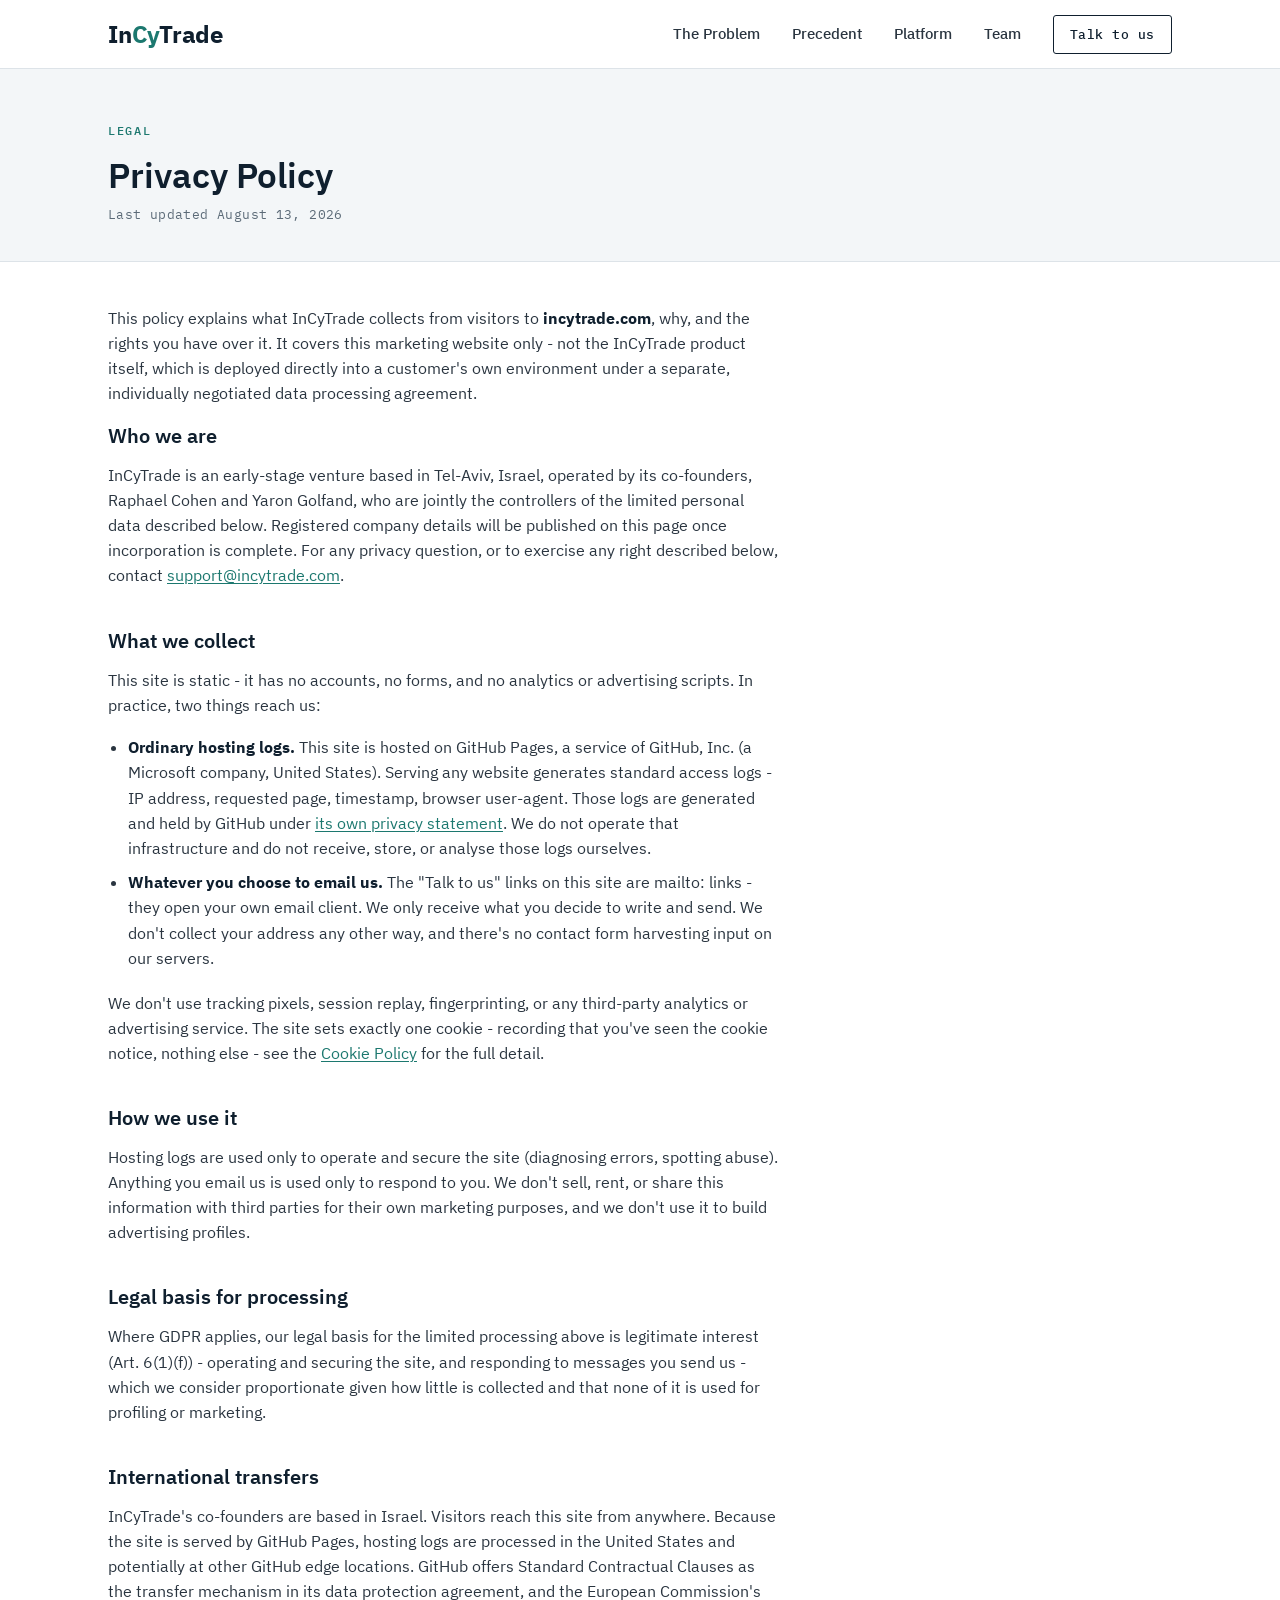
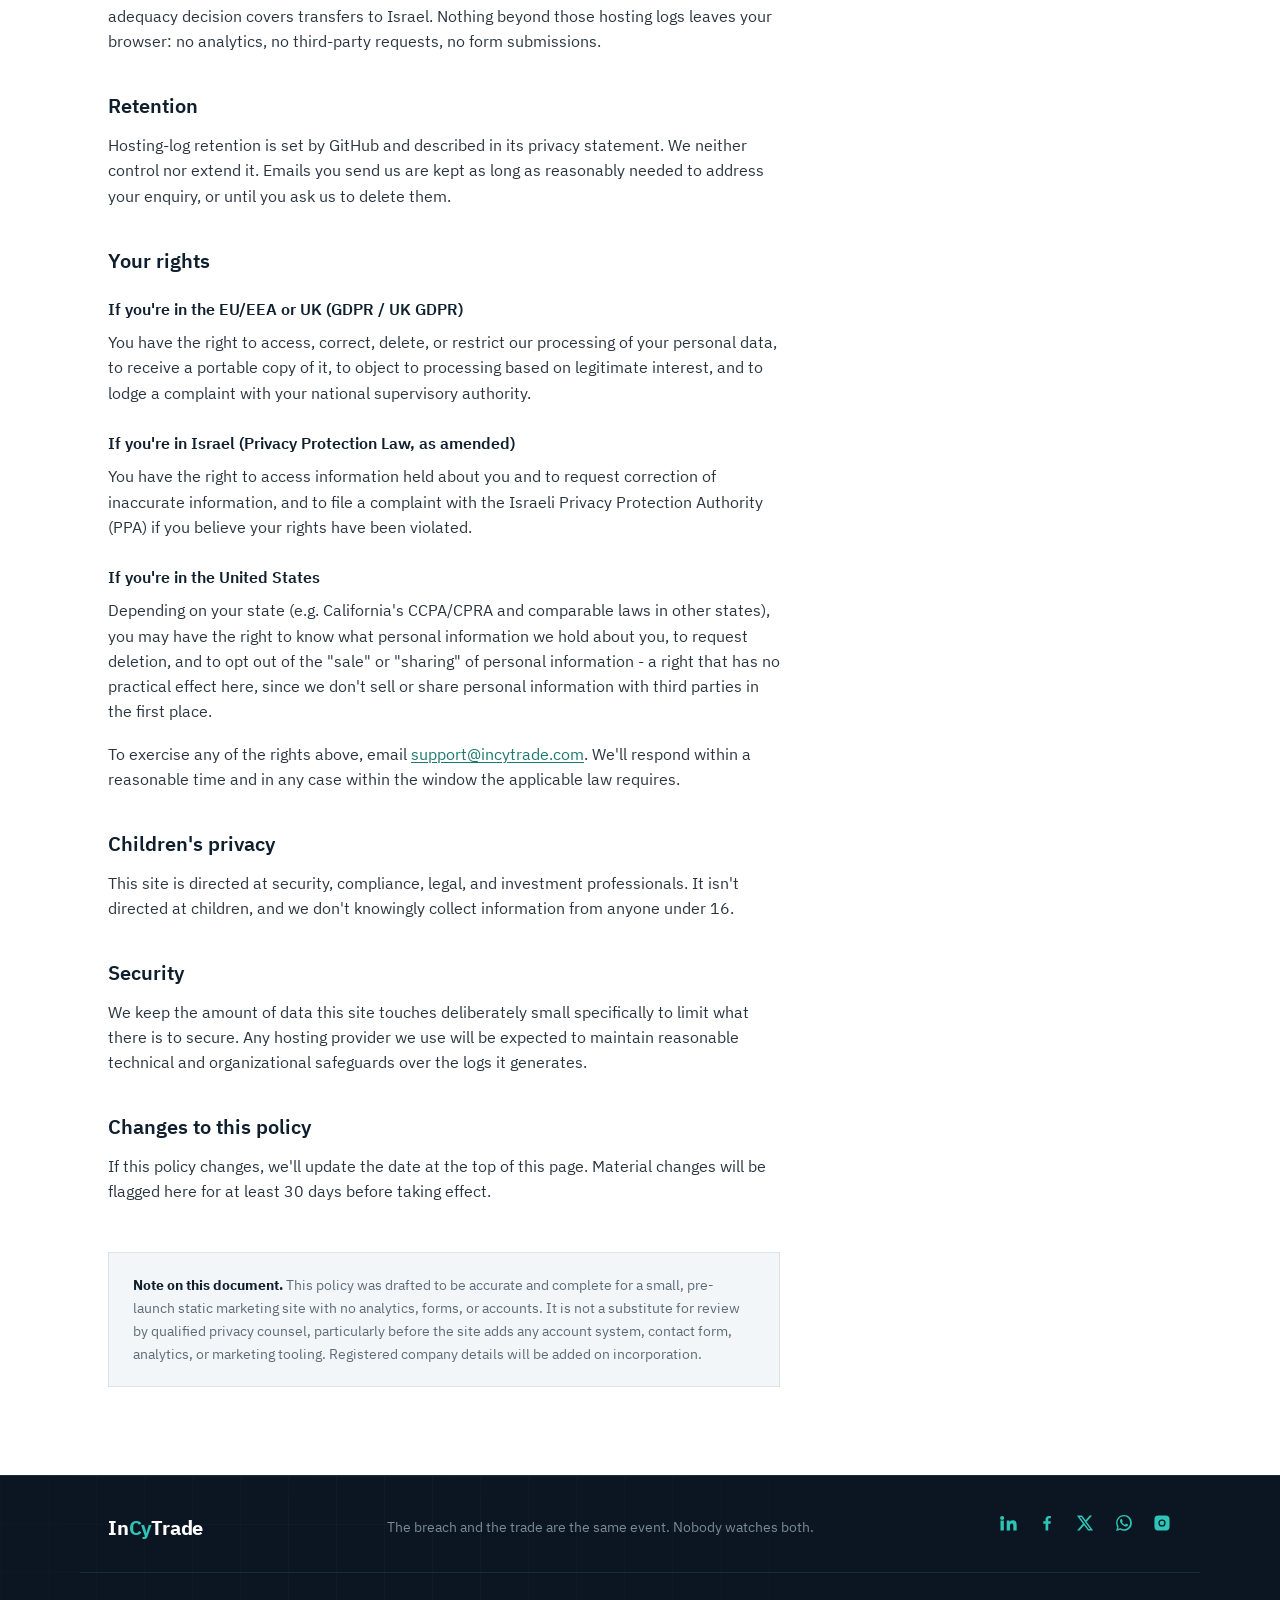
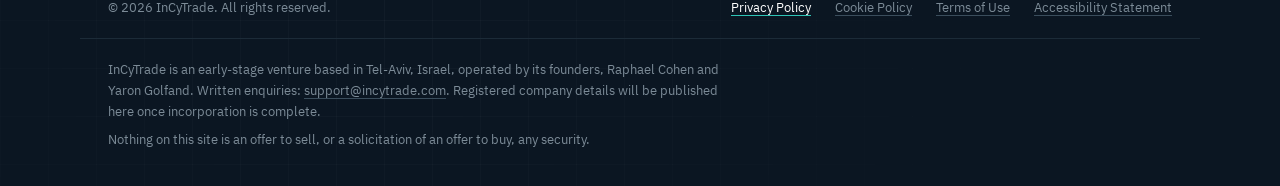
<file: privacy.html>
<!DOCTYPE html>
<html lang="en">
<head>
<meta charset="UTF-8">
<meta name="viewport" content="width=device-width, initial-scale=1.0">
<title>Privacy Policy - InCyTrade</title>
<meta name="description" content="What InCyTrade collects from visitors to incytrade.com, why, and the rights you have over it under GDPR, Israeli, and U.S. state privacy law.">
<meta name="robots" content="noindex, follow">
<link rel="canonical" href="https://incytrade.com/privacy">
<meta property="og:type" content="website">
<meta property="og:site_name" content="InCyTrade">
<meta property="og:url" content="https://incytrade.com/privacy">
<meta property="og:title" content="Privacy Policy - InCyTrade">
<meta property="og:description" content="What InCyTrade collects from visitors to incytrade.com, why, and the rights you have over it.">
<meta property="og:image" content="https://incytrade.com/og-image.png">
<meta property="og:image:width" content="1200">
<meta property="og:image:height" content="630">
<meta property="og:image:alt" content="InCyTrade. The breach and the trade are the same event. Nobody watches both.">
<meta name="twitter:card" content="summary_large_image">
<meta name="twitter:title" content="Privacy Policy - InCyTrade">
<meta name="twitter:description" content="What InCyTrade collects from visitors to incytrade.com, why, and the rights you have over it.">
<meta name="twitter:image" content="https://incytrade.com/og-image.png">
<link rel="icon" href="/favicon.svg" type="image/svg+xml">
<link rel="icon" href="/icon-48.png" sizes="48x48" type="image/png">
<link rel="icon" href="/icon-96.png" sizes="96x96" type="image/png">
<link rel="icon" href="/icon-192.png" sizes="192x192" type="image/png">
<link rel="apple-touch-icon" href="/apple-touch-icon.png" sizes="180x180">
<link rel="stylesheet" href="fonts.css">
<link rel="stylesheet" href="vendor/cookieconsent/cookieconsent.css">
<link rel="stylesheet" href="styles.css">
</head>
<body>

<a class="skip-link" href="#main">Skip to content</a>

<header class="site-header">
  <div class="wrap header-row">
    <a class="wordmark" href="/" aria-label="InCyTrade home">In<span class="accent-cy">Cy</span>Trade</a>
    <button class="nav-toggle" id="navToggle" aria-expanded="false" aria-controls="primaryNav" aria-label="Toggle menu">
      <span></span><span></span><span></span>
    </button>
    <nav class="primary-nav" id="primaryNav">
      <a href="index.html#problem">The Problem</a>
      <a href="index.html#precedent">Precedent</a>
      <a href="index.html#product">Platform</a>
      <a href="index.html#team">Team</a>
      <a class="nav-cta" href="index.html#contact">Talk to us</a>
    </nav>
  </div>
</header>

<main id="main">
  <section class="legal-hero">
    <div class="wrap">
      <p class="eyebrow">Legal</p>
      <h1>Privacy Policy</h1>
      <p class="legal-updated">Last updated August 13, 2026</p>
    </div>
  </section>

  <section class="section">
    <div class="wrap legal-body prose">

      <p>This policy explains what InCyTrade collects from visitors to <strong>incytrade.com</strong>, why, and the rights you have over it. It covers this marketing website only - not the InCyTrade product itself, which is deployed directly into a customer's own environment under a separate, individually negotiated data processing agreement.</p>

      <h2>Who we are</h2>
      <p>InCyTrade is an early-stage venture based in Tel-Aviv, Israel, operated by its co-founders, Raphael Cohen and Yaron Golfand, who are jointly the controllers of the limited personal data described below. Registered company details will be published on this page once incorporation is complete. For any privacy question, or to exercise any right described below, contact <a href="mailto:support@incytrade.com">support@incytrade.com</a>.</p>

      <h2>What we collect</h2>
      <p>This site is static - it has no accounts, no forms, and no analytics or advertising scripts. In practice, two things reach us:</p>
      <ul>
        <li><strong>Ordinary hosting logs.</strong> This site is hosted on GitHub Pages, a service of GitHub, Inc. (a Microsoft company, United States). Serving any website generates standard access logs - IP address, requested page, timestamp, browser user-agent. Those logs are generated and held by GitHub under <a href="https://docs.github.com/en/site-policy/privacy-policies/github-general-privacy-statement" rel="noopener">its own privacy statement</a>. We do not operate that infrastructure and do not receive, store, or analyse those logs ourselves.</li>
        <li><strong>Whatever you choose to email us.</strong> The "Talk to us" links on this site are mailto: links - they open your own email client. We only receive what you decide to write and send. We don't collect your address any other way, and there's no contact form harvesting input on our servers.</li>
      </ul>
      <p>We don't use tracking pixels, session replay, fingerprinting, or any third-party analytics or advertising service. The site sets exactly one cookie - recording that you've seen the cookie notice, nothing else - see the <a href="/cookies">Cookie Policy</a> for the full detail.</p>

      <h2>How we use it</h2>
      <p>Hosting logs are used only to operate and secure the site (diagnosing errors, spotting abuse). Anything you email us is used only to respond to you. We don't sell, rent, or share this information with third parties for their own marketing purposes, and we don't use it to build advertising profiles.</p>

      <h2>Legal basis for processing</h2>
      <p>Where GDPR applies, our legal basis for the limited processing above is legitimate interest (Art. 6(1)(f)) - operating and securing the site, and responding to messages you send us - which we consider proportionate given how little is collected and that none of it is used for profiling or marketing.</p>

      <h2>International transfers</h2>
      <p>InCyTrade's co-founders are based in Israel. Visitors reach this site from anywhere. Because the site is served by GitHub Pages, hosting logs are processed in the United States and potentially at other GitHub edge locations. GitHub offers Standard Contractual Clauses as the transfer mechanism in its data protection agreement, and the European Commission's adequacy decision covers transfers to Israel. Nothing beyond those hosting logs leaves your browser: no analytics, no third-party requests, no form submissions.</p>

      <h2>Retention</h2>
      <p>Hosting-log retention is set by GitHub and described in its privacy statement. We neither control nor extend it. Emails you send us are kept as long as reasonably needed to address your enquiry, or until you ask us to delete them.</p>

      <h2>Your rights</h2>

      <h3>If you're in the EU/EEA or UK (GDPR / UK GDPR)</h3>
      <p>You have the right to access, correct, delete, or restrict our processing of your personal data, to receive a portable copy of it, to object to processing based on legitimate interest, and to lodge a complaint with your national supervisory authority.</p>

      <h3>If you're in Israel (Privacy Protection Law, as amended)</h3>
      <p>You have the right to access information held about you and to request correction of inaccurate information, and to file a complaint with the Israeli Privacy Protection Authority (PPA) if you believe your rights have been violated.</p>

      <h3>If you're in the United States</h3>
      <p>Depending on your state (e.g. California's CCPA/CPRA and comparable laws in other states), you may have the right to know what personal information we hold about you, to request deletion, and to opt out of the "sale" or "sharing" of personal information - a right that has no practical effect here, since we don't sell or share personal information with third parties in the first place.</p>

      <p>To exercise any of the rights above, email <a href="mailto:support@incytrade.com">support@incytrade.com</a>. We'll respond within a reasonable time and in any case within the window the applicable law requires.</p>

      <h2>Children's privacy</h2>
      <p>This site is directed at security, compliance, legal, and investment professionals. It isn't directed at children, and we don't knowingly collect information from anyone under 16.</p>

      <h2>Security</h2>
      <p>We keep the amount of data this site touches deliberately small specifically to limit what there is to secure. Any hosting provider we use will be expected to maintain reasonable technical and organizational safeguards over the logs it generates.</p>

      <h2>Changes to this policy</h2>
      <p>If this policy changes, we'll update the date at the top of this page. Material changes will be flagged here for at least 30 days before taking effect.</p>

      <div class="legal-note">
        <strong>Note on this document.</strong> This policy was drafted to be accurate and complete for a small, pre-launch static marketing site with no analytics, forms, or accounts. It is not a substitute for review by qualified privacy counsel, particularly before the site adds any account system, contact form, analytics, or marketing tooling. Registered company details will be added on incorporation.
      </div>

    </div>
  </section>
</main>

<footer class="site-footer">
  <div class="wrap footer-row">
    <a class="wordmark wordmark-small" href="/">In<span class="accent-cy">Cy</span>Trade</a>
    <p class="footer-tagline">The breach and the trade are the same event. Nobody watches both.</p>
    <ul class="footer-social" aria-label="Social channels, coming soon">
      <li><span class="social-link" role="img" aria-label="LinkedIn">
        <svg viewBox="0 0 24 24" aria-hidden="true" focusable="false"><path fill="currentColor" d="M4.98 3.5a2.5 2.5 0 1 1 0 5 2.5 2.5 0 0 1 0-5ZM3 9h4v12H3V9Zm7 0h3.8v1.7h.05c.53-1 1.83-2.05 3.77-2.05 4.03 0 4.78 2.65 4.78 6.1V21h-4v-5.5c0-1.31-.02-3-1.83-3-1.83 0-2.11 1.43-2.11 2.9V21h-4V9Z"/></svg>
      </span></li>
      <li><span class="social-link" role="img" aria-label="Facebook">
        <svg viewBox="0 0 24 24" aria-hidden="true" focusable="false"><path fill="currentColor" d="M13.5 21v-8h2.7l.4-3.1h-3.1V7.9c0-.9.25-1.5 1.55-1.5h1.65V3.6c-.29-.04-1.27-.12-2.41-.12-2.39 0-4.02 1.46-4.02 4.13V9.9H7.5V13h2.77v8h3.23Z"/></svg>
      </span></li>
      <li><span class="social-link" role="img" aria-label="X">
        <svg viewBox="0 0 24 24" aria-hidden="true" focusable="false"><path fill="currentColor" d="M17.53 3h3.02l-6.6 7.54L21.75 21h-6.08l-4.76-6.23L5.46 21H2.44l7.06-8.07L2.25 3h6.23l4.3 5.69L17.53 3Zm-1.06 16.2h1.67L7.6 4.71H5.81L16.47 19.2Z"/></svg>
      </span></li>
      <li><span class="social-link" role="img" aria-label="WhatsApp">
        <svg viewBox="0 0 24 24" aria-hidden="true" focusable="false"><path fill="currentColor" d="M12.04 2.5c-5.23 0-9.48 4.24-9.48 9.47 0 1.67.44 3.3 1.27 4.74L2.5 21.5l4.93-1.29a9.44 9.44 0 0 0 4.61 1.18h.01c5.23 0 9.47-4.24 9.47-9.47s-4.25-9.42-9.48-9.42Zm0 17.03h-.01a7.86 7.86 0 0 1-4-1.1l-.29-.17-2.93.77.78-2.85-.19-.29a7.83 7.83 0 0 1-1.2-4.19c0-4.34 3.53-7.87 7.88-7.87a7.87 7.87 0 0 1 0 15.7Zm4.32-5.89c-.24-.12-1.4-.69-1.61-.77-.22-.08-.38-.12-.54.12s-.62.77-.76.93c-.14.16-.28.18-.51.06a6.4 6.4 0 0 1-1.9-1.17 7.1 7.1 0 0 1-1.31-1.63c-.14-.24-.02-.37.1-.49.11-.11.24-.28.36-.42.12-.14.16-.24.24-.4.08-.16.04-.3-.02-.42-.06-.12-.54-1.3-.74-1.78-.19-.46-.39-.4-.54-.41h-.46c-.16 0-.42.06-.63.3-.22.24-.83.81-.83 1.98s.85 2.3.97 2.46c.12.16 1.67 2.55 4.05 3.58.57.24 1.01.39 1.35.5.57.18 1.09.15 1.5.09.46-.07 1.4-.57 1.6-1.13.2-.55.2-1.02.14-1.12-.06-.1-.22-.16-.46-.28Z"/></svg>
      </span></li>
      <li><span class="social-link" role="img" aria-label="Instagram">
        <svg viewBox="0 0 24 24" aria-hidden="true" focusable="false"><path fill="currentColor" d="M12 2.9c2.96 0 3.31.01 4.48.07 1.08.05 1.67.23 2.06.38.52.2.89.44 1.28.83.39.39.63.76.83 1.28.15.39.33.98.38 2.06.06 1.17.07 1.52.07 4.48s-.01 3.31-.07 4.48c-.05 1.08-.23 1.67-.38 2.06-.2.52-.44.89-.83 1.28-.39.39-.76.63-1.28.83-.39.15-.98.33-2.06.38-1.17.06-1.52.07-4.48.07s-3.31-.01-4.48-.07c-1.08-.05-1.67-.23-2.06-.38a3.45 3.45 0 0 1-1.28-.83 3.45 3.45 0 0 1-.83-1.28c-.15-.39-.33-.98-.38-2.06C2.91 15.31 2.9 14.96 2.9 12s.01-3.31.07-4.48c.05-1.08.23-1.67.38-2.06.2-.52.44-.89.83-1.28.39-.39.76-.63 1.28-.83.39-.15.98-.33 2.06-.38C8.69 2.91 9.04 2.9 12 2.9Zm0 4.77a4.33 4.33 0 1 0 0 8.66 4.33 4.33 0 0 0 0-8.66Zm0 7.14a2.81 2.81 0 1 1 0-5.62 2.81 2.81 0 0 1 0 5.62Zm5.51-7.31a1.01 1.01 0 1 1-2.02 0 1.01 1.01 0 0 1 2.02 0Z"/></svg>
      </span></li>
    </ul>
  </div>
  <div class="wrap footer-legal">
    <p class="footer-copyright">&copy; 2026 InCyTrade. All rights reserved.</p>
    <nav class="footer-legal-nav" aria-label="Legal">
      <a href="/privacy" aria-current="page">Privacy Policy</a>
      <a href="/cookies">Cookie Policy</a>
      <a href="/terms">Terms of Use</a>
      <a href="/accessibility">Accessibility Statement</a>
    </nav>
  </div>
  <div class="wrap footer-imprint">
    <p>InCyTrade is an early-stage venture based in Tel-Aviv, Israel, operated by its founders, Raphael Cohen and Yaron Golfand. Written enquiries: <a href="mailto:support@incytrade.com">support@incytrade.com</a>. Registered company details will be published here once incorporation is complete.</p>
    <p>Nothing on this site is an offer to sell, or a solicitation of an offer to buy, any security.</p>
  </div>
</footer>

<script src="script.js"></script>
<script type="module" src="cookie-consent-config.js"></script>
</body>
</html>
</file>
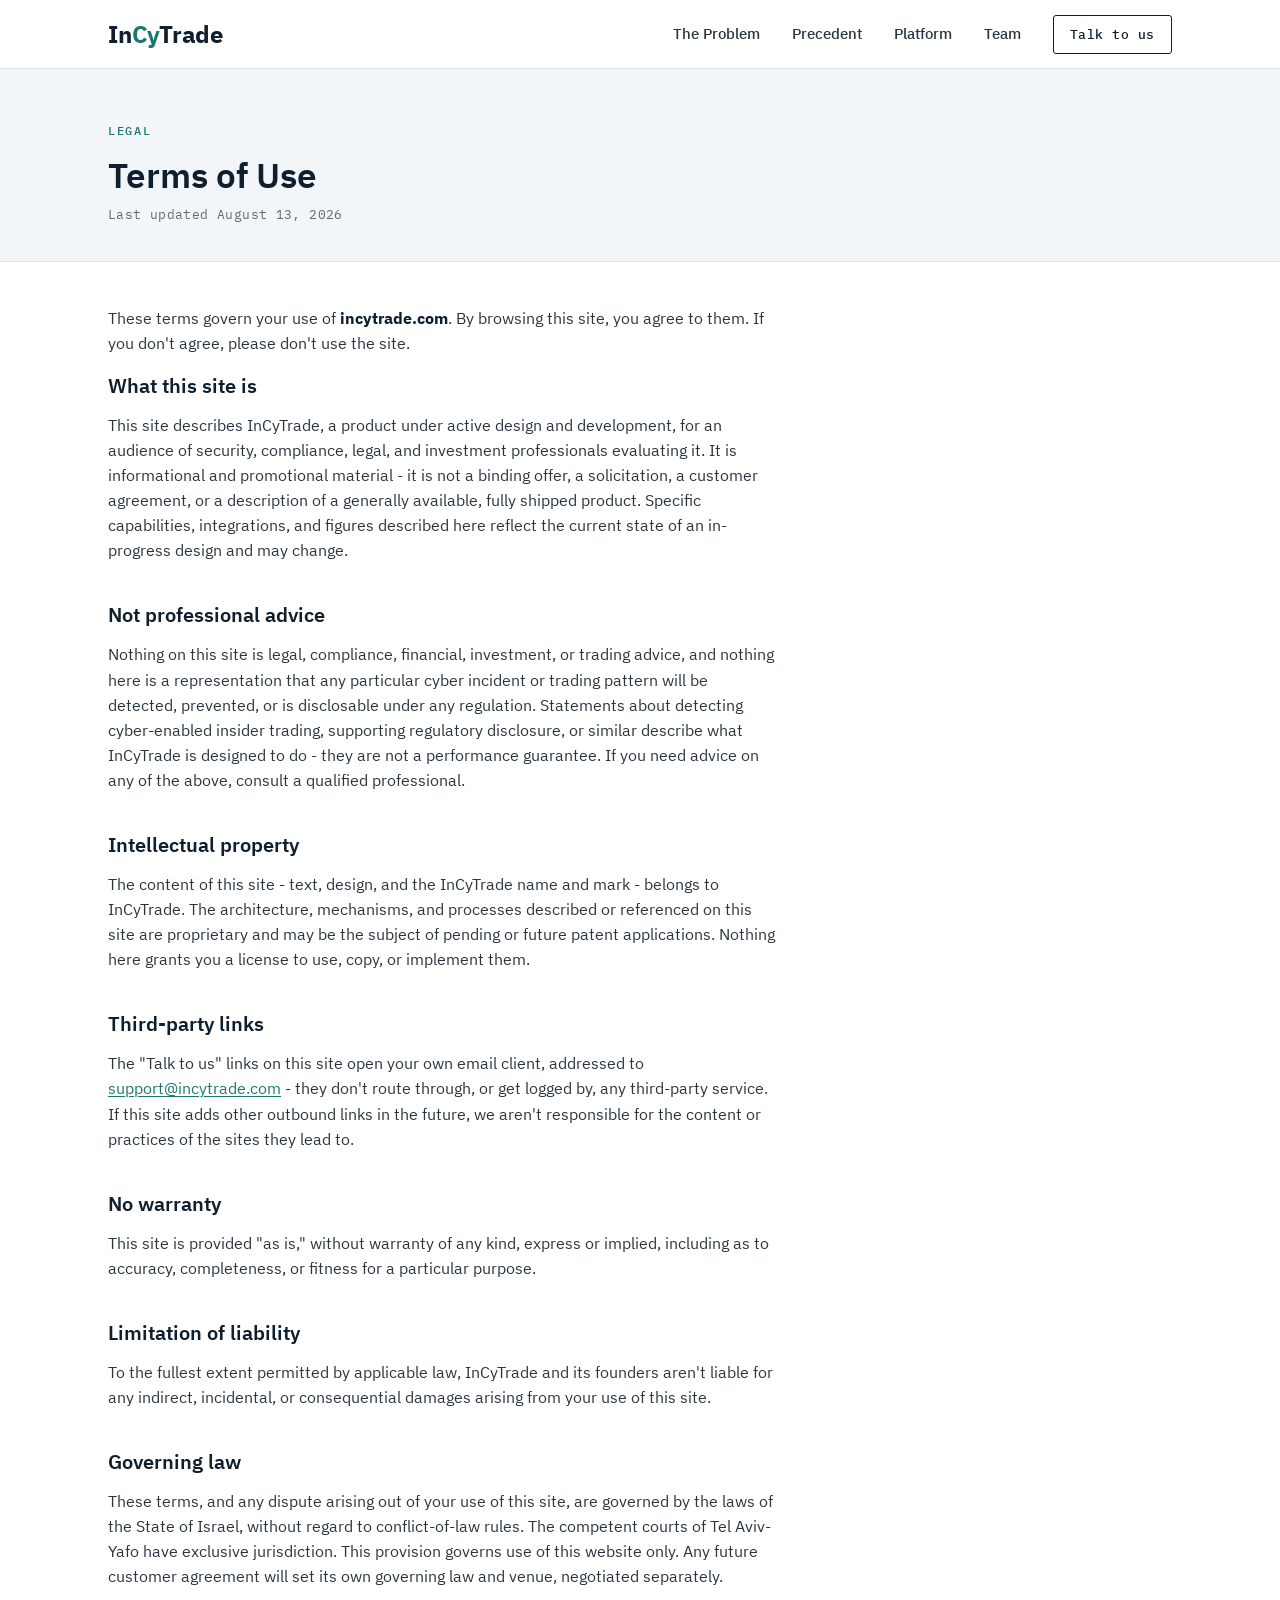
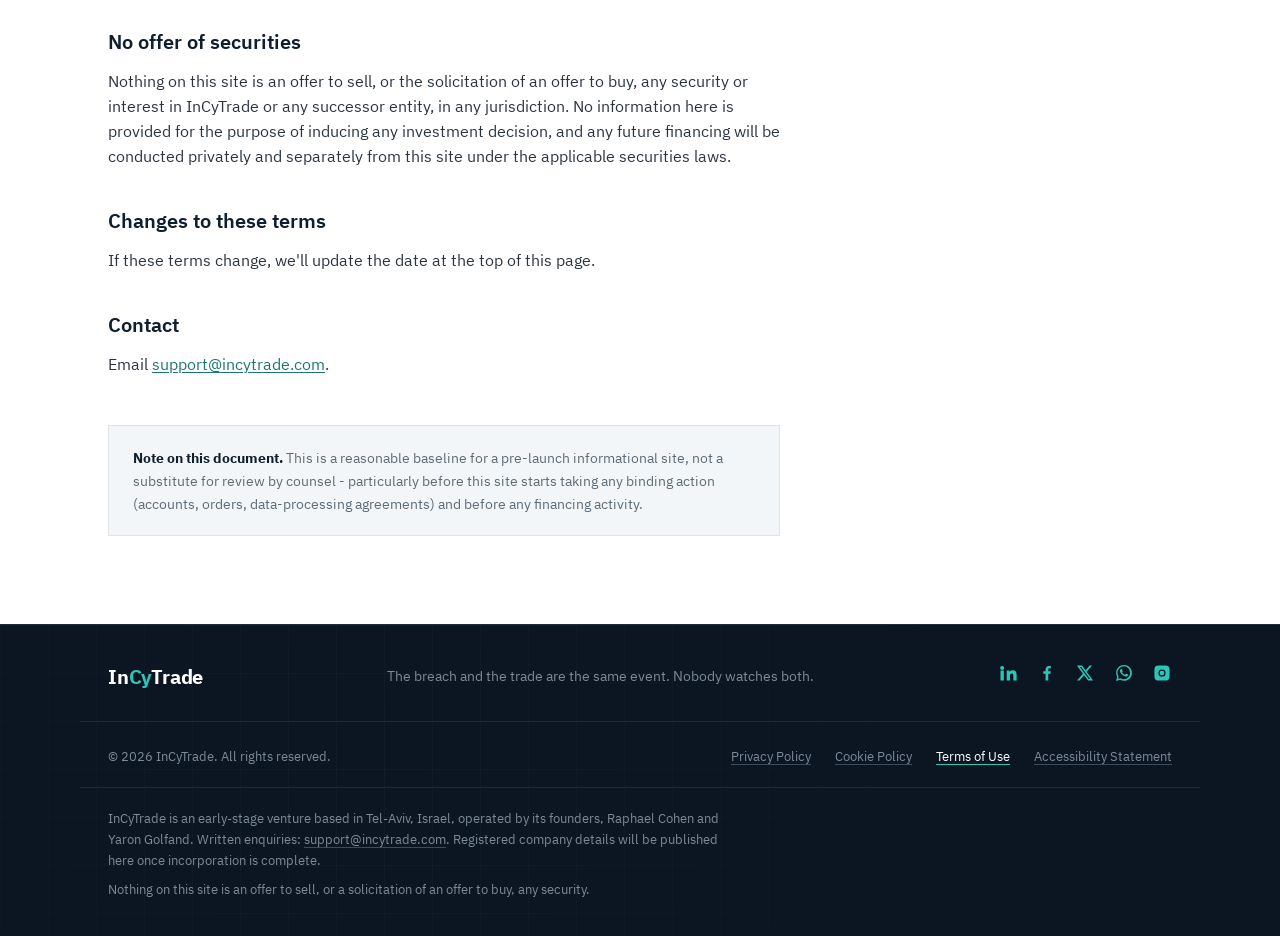
<file: terms.html>
<!DOCTYPE html>
<html lang="en">
<head>
<meta charset="UTF-8">
<meta name="viewport" content="width=device-width, initial-scale=1.0">
<title>Terms of Use - InCyTrade</title>
<meta name="description" content="Terms governing use of incytrade.com.">
<meta name="robots" content="noindex, follow">
<link rel="canonical" href="https://incytrade.com/terms">
<meta property="og:type" content="website">
<meta property="og:site_name" content="InCyTrade">
<meta property="og:url" content="https://incytrade.com/terms">
<meta property="og:title" content="Terms of Use - InCyTrade">
<meta property="og:description" content="Terms governing use of incytrade.com.">
<meta property="og:image" content="https://incytrade.com/og-image.png">
<meta property="og:image:width" content="1200">
<meta property="og:image:height" content="630">
<meta property="og:image:alt" content="InCyTrade. The breach and the trade are the same event. Nobody watches both.">
<meta name="twitter:card" content="summary_large_image">
<meta name="twitter:title" content="Terms of Use - InCyTrade">
<meta name="twitter:description" content="Terms governing use of incytrade.com.">
<meta name="twitter:image" content="https://incytrade.com/og-image.png">
<link rel="icon" href="/favicon.svg" type="image/svg+xml">
<link rel="icon" href="/icon-48.png" sizes="48x48" type="image/png">
<link rel="icon" href="/icon-96.png" sizes="96x96" type="image/png">
<link rel="icon" href="/icon-192.png" sizes="192x192" type="image/png">
<link rel="apple-touch-icon" href="/apple-touch-icon.png" sizes="180x180">
<link rel="stylesheet" href="fonts.css">
<link rel="stylesheet" href="vendor/cookieconsent/cookieconsent.css">
<link rel="stylesheet" href="styles.css">
</head>
<body>

<a class="skip-link" href="#main">Skip to content</a>

<header class="site-header">
  <div class="wrap header-row">
    <a class="wordmark" href="/" aria-label="InCyTrade home">In<span class="accent-cy">Cy</span>Trade</a>
    <button class="nav-toggle" id="navToggle" aria-expanded="false" aria-controls="primaryNav" aria-label="Toggle menu">
      <span></span><span></span><span></span>
    </button>
    <nav class="primary-nav" id="primaryNav">
      <a href="index.html#problem">The Problem</a>
      <a href="index.html#precedent">Precedent</a>
      <a href="index.html#product">Platform</a>
      <a href="index.html#team">Team</a>
      <a class="nav-cta" href="index.html#contact">Talk to us</a>
    </nav>
  </div>
</header>

<main id="main">
  <section class="legal-hero">
    <div class="wrap">
      <p class="eyebrow">Legal</p>
      <h1>Terms of Use</h1>
      <p class="legal-updated">Last updated August 13, 2026</p>
    </div>
  </section>

  <section class="section">
    <div class="wrap legal-body prose">

      <p>These terms govern your use of <strong>incytrade.com</strong>. By browsing this site, you agree to them. If you don't agree, please don't use the site.</p>

      <h2>What this site is</h2>
      <p>This site describes InCyTrade, a product under active design and development, for an audience of security, compliance, legal, and investment professionals evaluating it. It is informational and promotional material - it is not a binding offer, a solicitation, a customer agreement, or a description of a generally available, fully shipped product. Specific capabilities, integrations, and figures described here reflect the current state of an in-progress design and may change.</p>

      <h2>Not professional advice</h2>
      <p>Nothing on this site is legal, compliance, financial, investment, or trading advice, and nothing here is a representation that any particular cyber incident or trading pattern will be detected, prevented, or is disclosable under any regulation. Statements about detecting cyber-enabled insider trading, supporting regulatory disclosure, or similar describe what InCyTrade is designed to do - they are not a performance guarantee. If you need advice on any of the above, consult a qualified professional.</p>

      <h2>Intellectual property</h2>
      <p>The content of this site - text, design, and the InCyTrade name and mark - belongs to InCyTrade. The architecture, mechanisms, and processes described or referenced on this site are proprietary and may be the subject of pending or future patent applications. Nothing here grants you a license to use, copy, or implement them.</p>

      <h2>Third-party links</h2>
      <p>The "Talk to us" links on this site open your own email client, addressed to <a href="mailto:support@incytrade.com">support@incytrade.com</a> - they don't route through, or get logged by, any third-party service. If this site adds other outbound links in the future, we aren't responsible for the content or practices of the sites they lead to.</p>

      <h2>No warranty</h2>
      <p>This site is provided "as is," without warranty of any kind, express or implied, including as to accuracy, completeness, or fitness for a particular purpose.</p>

      <h2>Limitation of liability</h2>
      <p>To the fullest extent permitted by applicable law, InCyTrade and its founders aren't liable for any indirect, incidental, or consequential damages arising from your use of this site.</p>

      <h2>Governing law</h2>
      <p>These terms, and any dispute arising out of your use of this site, are governed by the laws of the State of Israel, without regard to conflict-of-law rules. The competent courts of Tel Aviv-Yafo have exclusive jurisdiction. This provision governs use of this website only. Any future customer agreement will set its own governing law and venue, negotiated separately.</p>

      <h2>No offer of securities</h2>
      <p>Nothing on this site is an offer to sell, or the solicitation of an offer to buy, any security or interest in InCyTrade or any successor entity, in any jurisdiction. No information here is provided for the purpose of inducing any investment decision, and any future financing will be conducted privately and separately from this site under the applicable securities laws.</p>

      <h2>Changes to these terms</h2>
      <p>If these terms change, we'll update the date at the top of this page.</p>

      <h2>Contact</h2>
      <p>Email <a href="mailto:support@incytrade.com">support@incytrade.com</a>.</p>

      <div class="legal-note">
        <strong>Note on this document.</strong> This is a reasonable baseline for a pre-launch informational site, not a substitute for review by counsel - particularly before this site starts taking any binding action (accounts, orders, data-processing agreements) and before any financing activity.
      </div>

    </div>
  </section>
</main>

<footer class="site-footer">
  <div class="wrap footer-row">
    <a class="wordmark wordmark-small" href="/">In<span class="accent-cy">Cy</span>Trade</a>
    <p class="footer-tagline">The breach and the trade are the same event. Nobody watches both.</p>
    <ul class="footer-social" aria-label="Social channels, coming soon">
      <li><span class="social-link" role="img" aria-label="LinkedIn">
        <svg viewBox="0 0 24 24" aria-hidden="true" focusable="false"><path fill="currentColor" d="M4.98 3.5a2.5 2.5 0 1 1 0 5 2.5 2.5 0 0 1 0-5ZM3 9h4v12H3V9Zm7 0h3.8v1.7h.05c.53-1 1.83-2.05 3.77-2.05 4.03 0 4.78 2.65 4.78 6.1V21h-4v-5.5c0-1.31-.02-3-1.83-3-1.83 0-2.11 1.43-2.11 2.9V21h-4V9Z"/></svg>
      </span></li>
      <li><span class="social-link" role="img" aria-label="Facebook">
        <svg viewBox="0 0 24 24" aria-hidden="true" focusable="false"><path fill="currentColor" d="M13.5 21v-8h2.7l.4-3.1h-3.1V7.9c0-.9.25-1.5 1.55-1.5h1.65V3.6c-.29-.04-1.27-.12-2.41-.12-2.39 0-4.02 1.46-4.02 4.13V9.9H7.5V13h2.77v8h3.23Z"/></svg>
      </span></li>
      <li><span class="social-link" role="img" aria-label="X">
        <svg viewBox="0 0 24 24" aria-hidden="true" focusable="false"><path fill="currentColor" d="M17.53 3h3.02l-6.6 7.54L21.75 21h-6.08l-4.76-6.23L5.46 21H2.44l7.06-8.07L2.25 3h6.23l4.3 5.69L17.53 3Zm-1.06 16.2h1.67L7.6 4.71H5.81L16.47 19.2Z"/></svg>
      </span></li>
      <li><span class="social-link" role="img" aria-label="WhatsApp">
        <svg viewBox="0 0 24 24" aria-hidden="true" focusable="false"><path fill="currentColor" d="M12.04 2.5c-5.23 0-9.48 4.24-9.48 9.47 0 1.67.44 3.3 1.27 4.74L2.5 21.5l4.93-1.29a9.44 9.44 0 0 0 4.61 1.18h.01c5.23 0 9.47-4.24 9.47-9.47s-4.25-9.42-9.48-9.42Zm0 17.03h-.01a7.86 7.86 0 0 1-4-1.1l-.29-.17-2.93.77.78-2.85-.19-.29a7.83 7.83 0 0 1-1.2-4.19c0-4.34 3.53-7.87 7.88-7.87a7.87 7.87 0 0 1 0 15.7Zm4.32-5.89c-.24-.12-1.4-.69-1.61-.77-.22-.08-.38-.12-.54.12s-.62.77-.76.93c-.14.16-.28.18-.51.06a6.4 6.4 0 0 1-1.9-1.17 7.1 7.1 0 0 1-1.31-1.63c-.14-.24-.02-.37.1-.49.11-.11.24-.28.36-.42.12-.14.16-.24.24-.4.08-.16.04-.3-.02-.42-.06-.12-.54-1.3-.74-1.78-.19-.46-.39-.4-.54-.41h-.46c-.16 0-.42.06-.63.3-.22.24-.83.81-.83 1.98s.85 2.3.97 2.46c.12.16 1.67 2.55 4.05 3.58.57.24 1.01.39 1.35.5.57.18 1.09.15 1.5.09.46-.07 1.4-.57 1.6-1.13.2-.55.2-1.02.14-1.12-.06-.1-.22-.16-.46-.28Z"/></svg>
      </span></li>
      <li><span class="social-link" role="img" aria-label="Instagram">
        <svg viewBox="0 0 24 24" aria-hidden="true" focusable="false"><path fill="currentColor" d="M12 2.9c2.96 0 3.31.01 4.48.07 1.08.05 1.67.23 2.06.38.52.2.89.44 1.28.83.39.39.63.76.83 1.28.15.39.33.98.38 2.06.06 1.17.07 1.52.07 4.48s-.01 3.31-.07 4.48c-.05 1.08-.23 1.67-.38 2.06-.2.52-.44.89-.83 1.28-.39.39-.76.63-1.28.83-.39.15-.98.33-2.06.38-1.17.06-1.52.07-4.48.07s-3.31-.01-4.48-.07c-1.08-.05-1.67-.23-2.06-.38a3.45 3.45 0 0 1-1.28-.83 3.45 3.45 0 0 1-.83-1.28c-.15-.39-.33-.98-.38-2.06C2.91 15.31 2.9 14.96 2.9 12s.01-3.31.07-4.48c.05-1.08.23-1.67.38-2.06.2-.52.44-.89.83-1.28.39-.39.76-.63 1.28-.83.39-.15.98-.33 2.06-.38C8.69 2.91 9.04 2.9 12 2.9Zm0 4.77a4.33 4.33 0 1 0 0 8.66 4.33 4.33 0 0 0 0-8.66Zm0 7.14a2.81 2.81 0 1 1 0-5.62 2.81 2.81 0 0 1 0 5.62Zm5.51-7.31a1.01 1.01 0 1 1-2.02 0 1.01 1.01 0 0 1 2.02 0Z"/></svg>
      </span></li>
    </ul>
  </div>
  <div class="wrap footer-legal">
    <p class="footer-copyright">&copy; 2026 InCyTrade. All rights reserved.</p>
    <nav class="footer-legal-nav" aria-label="Legal">
      <a href="/privacy">Privacy Policy</a>
      <a href="/cookies">Cookie Policy</a>
      <a href="/terms" aria-current="page">Terms of Use</a>
      <a href="/accessibility">Accessibility Statement</a>
    </nav>
  </div>
  <div class="wrap footer-imprint">
    <p>InCyTrade is an early-stage venture based in Tel-Aviv, Israel, operated by its founders, Raphael Cohen and Yaron Golfand. Written enquiries: <a href="mailto:support@incytrade.com">support@incytrade.com</a>. Registered company details will be published here once incorporation is complete.</p>
    <p>Nothing on this site is an offer to sell, or a solicitation of an offer to buy, any security.</p>
  </div>
</footer>

<script src="script.js"></script>
<script type="module" src="cookie-consent-config.js"></script>
</body>
</html>
</file>
<file: fonts.css>
/* ==========================================================================
   Self-hosted IBM Plex Sans / IBM Plex Mono.

   Deliberately not loaded from Google Fonts: a <link> to
   fonts.googleapis.com/fonts.gstatic.com sends every visitor's IP address
   to Google at page load, before any consent is collected. A German court
   (LG München I, Jan 2022, 3 O 17493/20) held that this breaches GDPR
   Art. 6 when done without a legal basis, and it's the single most common
   real-world cookie/tracking-adjacent compliance defect on marketing sites
   in the EU. Self-hosting removes the third-party request entirely, so no
   consent banner is needed just to render text.

   Files in fonts/ are the original IBM Plex webfonts (SIL Open Font
   License 1.1 — see fonts/LICENSE.txt), fetched directly from
   github.com/IBM/plex, not proxied through any font-serving CDN.
   ========================================================================== */

@font-face {
  font-family: "IBM Plex Sans";
  font-style: normal;
  font-weight: 400;
  font-display: swap;
  src: url("fonts/IBMPlexSans-Regular.woff2") format("woff2");
}
@font-face {
  font-family: "IBM Plex Sans";
  font-style: normal;
  font-weight: 500;
  font-display: swap;
  src: url("fonts/IBMPlexSans-Medium.woff2") format("woff2");
}
@font-face {
  font-family: "IBM Plex Sans";
  font-style: normal;
  font-weight: 600;
  font-display: swap;
  src: url("fonts/IBMPlexSans-SemiBold.woff2") format("woff2");
}
@font-face {
  font-family: "IBM Plex Sans";
  font-style: normal;
  font-weight: 700;
  font-display: swap;
  src: url("fonts/IBMPlexSans-Bold.woff2") format("woff2");
}

@font-face {
  font-family: "IBM Plex Mono";
  font-style: normal;
  font-weight: 400;
  font-display: swap;
  src: url("fonts/IBMPlexMono-Regular.woff2") format("woff2");
}
@font-face {
  font-family: "IBM Plex Mono";
  font-style: normal;
  font-weight: 500;
  font-display: swap;
  src: url("fonts/IBMPlexMono-Medium.woff2") format("woff2");
}
@font-face {
  font-family: "IBM Plex Mono";
  font-style: normal;
  font-weight: 600;
  font-display: swap;
  src: url("fonts/IBMPlexMono-SemiBold.woff2") format("woff2");
}
</file>
<file: vendor/cookieconsent/cookieconsent.css>
#cc-main{background:transparent;color:var(--cc-primary-color);font-family:var(--cc-font-family);font-size:16px;font-weight:400;-webkit-font-smoothing:antialiased;-moz-osx-font-smoothing:grayscale;line-height:1.15;position:relative;text-rendering:optimizeLegibility;-webkit-text-size-adjust:100%;position:fixed;z-index:var(--cc-z-index)}#cc-main :after,#cc-main :before,#cc-main a,#cc-main button,#cc-main div,#cc-main h2,#cc-main input,#cc-main p,#cc-main span{all:unset;box-sizing:border-box}#cc-main .pm__badge,#cc-main button{all:initial;box-sizing:border-box;color:unset;visibility:unset}#cc-main .pm__badge,#cc-main a,#cc-main button,#cc-main input{-webkit-appearance:none;appearance:none;cursor:pointer;font-family:inherit;font-size:100%;line-height:normal;margin:0;outline:revert;outline-offset:2px;overflow:hidden}#cc-main table,#cc-main tbody,#cc-main td,#cc-main th,#cc-main thead,#cc-main tr{all:revert;color:inherit;font-family:inherit;font-size:inherit;font-weight:inherit}:root{--cc-font-family:-apple-system,BlinkMacSystemFont,"Segoe UI",Roboto,Helvetica,Arial,sans-serif,"Apple Color Emoji","Segoe UI Emoji","Segoe UI Symbol";--cc-modal-border-radius:.5rem;--cc-btn-border-radius:.4rem;--cc-modal-transition-duration:.25s;--cc-link-color:var(--cc-btn-primary-bg);--cc-modal-margin:1rem;--cc-z-index:2147483647;--cc-bg:#fff;--cc-primary-color:#2c2f31;--cc-secondary-color:#5e6266;--cc-btn-primary-bg:#30363c;--cc-btn-primary-color:#fff;--cc-btn-primary-border-color:var(--cc-btn-primary-bg);--cc-btn-primary-hover-bg:#000;--cc-btn-primary-hover-color:#fff;--cc-btn-primary-hover-border-color:var(--cc-btn-primary-hover-bg);--cc-btn-secondary-bg:#eaeff2;--cc-btn-secondary-color:var(--cc-primary-color);--cc-btn-secondary-border-color:var(--cc-btn-secondary-bg);--cc-btn-secondary-hover-bg:#d4dae0;--cc-btn-secondary-hover-color:#000;--cc-btn-secondary-hover-border-color:#d4dae0;--cc-separator-border-color:#f0f4f7;--cc-toggle-on-bg:var(--cc-btn-primary-bg);--cc-toggle-off-bg:#667481;--cc-toggle-on-knob-bg:#fff;--cc-toggle-off-knob-bg:var(--cc-toggle-on-knob-bg);--cc-toggle-enabled-icon-color:var(--cc-bg);--cc-toggle-disabled-icon-color:var(--cc-bg);--cc-toggle-readonly-bg:#d5dee2;--cc-toggle-readonly-knob-bg:#fff;--cc-toggle-readonly-knob-icon-color:var(--cc-toggle-readonly-bg);--cc-section-category-border:var(--cc-cookie-category-block-bg);--cc-cookie-category-block-bg:#f0f4f7;--cc-cookie-category-block-border:#f0f4f7;--cc-cookie-category-block-hover-bg:#e9eff4;--cc-cookie-category-block-hover-border:#e9eff4;--cc-cookie-category-expanded-block-bg:transparent;--cc-cookie-category-expanded-block-hover-bg:#dee4e9;--cc-overlay-bg:rgba(0,0,0,.65);--cc-webkit-scrollbar-bg:var(--cc-section-category-border);--cc-webkit-scrollbar-hover-bg:var(--cc-btn-primary-hover-bg);--cc-footer-bg:var(--cc-btn-secondary-bg);--cc-footer-color:var(--cc-secondary-color);--cc-footer-border-color:#e4eaed;--cc-pm-toggle-border-radius:4em}#cc-main.cc--rtl{direction:rtl}#cc-main .cm__title,#cc-main a,#cc-main b,#cc-main em,#cc-main strong{font-weight:600}#cc-main button>span{pointer-events:none}#cc-main .cc__link,#cc-main a{background-image:linear-gradient(currentColor,currentColor);background-position:0 100%;background-repeat:no-repeat;background-size:0 1px;font-weight:600;position:relative;transition:background-size .25s,color .25s ease}#cc-main .cc__link:hover,#cc-main a:hover{background-size:100% 1px;color:var(--cc-primary-color)}#cc-main .cc__link{color:var(--cc-link-color)}#cc-main .cm__desc,#cc-main .pm__body{overscroll-behavior:auto contain;scrollbar-width:thin}@media screen and (min-width:640px){#cc-main ::-webkit-scrollbar,#cc-main ::-webkit-scrollbar-thumb,#cc-main ::-webkit-scrollbar-track{all:revert}#cc-main ::-webkit-scrollbar-thumb{-webkit-background-clip:padding-box;background-clip:padding-box;background:var(--cc-toggle-readonly-bg);border:.25rem solid var(--cc-bg);border-radius:1rem}#cc-main ::-webkit-scrollbar-thumb:hover{background:var(--cc-toggle-off-bg)}#cc-main ::-webkit-scrollbar{background:transparent;width:12px}}html.disable--interaction.show--consent,html.disable--interaction.show--consent body{height:auto!important;overflow:hidden!important}@media (prefers-reduced-motion){#cc-main{--cc-modal-transition-duration:0s}}.cc--darkmode{--cc-bg:#161a1c;--cc-primary-color:#ebf3f6;--cc-secondary-color:#aebbc5;--cc-btn-primary-bg:#c2d0e0;--cc-btn-primary-color:var(--cc-bg);--cc-btn-primary-border-color:var(--cc-btn-primary-bg);--cc-btn-primary-hover-bg:#98a7b6;--cc-btn-primary-hover-color:#000;--cc-btn-primary-hover-border-color:var(--cc-btn-primary-hover-bg);--cc-btn-secondary-bg:#242c31;--cc-btn-secondary-color:var(--cc-primary-color);--cc-btn-secondary-border-color:var(--cc-btn-secondary-bg);--cc-btn-secondary-hover-bg:#353d43;--cc-btn-secondary-hover-color:#fff;--cc-btn-secondary-hover-border-color:var(--cc-btn-secondary-hover-bg);--cc-separator-border-color:#222a30;--cc-toggle-on-bg:var(--cc-btn-primary-bg);--cc-toggle-off-bg:#525f6b;--cc-toggle-on-knob-bg:var(--cc-btn-primary-color);--cc-toggle-off-knob-bg:var(--cc-btn-primary-color);--cc-toggle-enabled-icon-color:var(--cc-btn-primary-color);--cc-toggle-disabled-icon-color:var(--cc-btn-primary-color);--cc-toggle-readonly-bg:#343e45;--cc-toggle-readonly-knob-bg:#5f6b72;--cc-toggle-readonly-knob-icon-color:var(--cc-toggle-readonly-bg);--cc-section-category-border:#1e2428;--cc-cookie-category-block-bg:#1e2428;--cc-cookie-category-block-border:var(--cc-section-category-border);--cc-cookie-category-block-hover-bg:#242c31;--cc-cookie-category-block-hover-border:#232a2f;--cc-cookie-category-expanded-block-bg:transparent;--cc-cookie-category-expanded-block-hover-bg:var(--cc-toggle-readonly-bg);--cc-overlay-bg:rgba(0,0,0,.65);--cc-webkit-scrollbar-bg:var(--cc-section-category-border);--cc-webkit-scrollbar-hover-bg:var(--cc-btn-primary-hover-bg);--cc-footer-bg:#0c0e0f;--cc-footer-color:var(--cc-secondary-color);--cc-footer-border-color:#060809}.cc--darkmode #cc-main{color-scheme:dark}#cc-main .cm{background:var(--cc-bg);border-radius:var(--cc-modal-border-radius);box-shadow:0 .625em 1.875em rgba(0,0,2,.3);display:flex;flex-direction:column;max-width:24rem;opacity:0;overflow:hidden;position:fixed;transform:translateY(1.6em);visibility:hidden;z-index:1}#cc-main .cm--top{top:var(--cc-modal-margin)}#cc-main .cm--middle{top:50%;transform:translateY(calc(-50% + 1.6em))}#cc-main .cm--bottom{bottom:var(--cc-modal-margin)}#cc-main .cm--center{left:var(--cc-modal-margin);margin:0 auto;right:var(--cc-modal-margin);width:unset}#cc-main .cm--left{left:var(--cc-modal-margin);margin-right:var(--cc-modal-margin)}#cc-main .cm--right{margin-left:var(--cc-modal-margin);right:var(--cc-modal-margin)}#cc-main .cm__body{display:flex;flex-direction:column;justify-content:space-between;position:relative}#cc-main .cm__btns,#cc-main .cm__links{padding:1rem 1.3rem;width:unset}#cc-main .cm__texts{display:flex;flex:1;flex-direction:column;justify-content:center;padding:1rem 0 0}#cc-main .cm__desc,#cc-main .cm__title{padding:0 1.3rem}#cc-main .cm__title{font-size:1.05em}#cc-main .cm__title+.cm__desc{margin-top:1.1em}#cc-main .cm__desc{color:var(--cc-secondary-color);font-size:.9em;line-height:1.5;max-height:40vh;overflow-x:visible;overflow-y:auto;padding-bottom:1em}#cc-main .cm__btns{border-top:1px solid var(--cc-separator-border-color);display:flex;flex-direction:column;justify-content:center}#cc-main .cm__btn-group{display:grid;grid-auto-columns:minmax(0,1fr)}#cc-main .cm__btn+.cm__btn,#cc-main .cm__btn-group+.cm__btn-group{margin-top:.375rem}#cc-main .cm--flip .cm__btn+.cm__btn,#cc-main .cm--flip .cm__btn-group+.cm__btn-group{margin-bottom:.375rem;margin-top:0}#cc-main .cm--inline .cm__btn+.cm__btn{margin-left:.375rem;margin-top:0}#cc-main .cm--inline.cm--flip .cm__btn+.cm__btn{margin-bottom:0;margin-left:0;margin-right:.375rem}#cc-main .cm--inline.cm--flip .cm__btn-group+.cm__btn-group{margin-bottom:.375rem;margin-right:0}#cc-main .cm--wide .cm__btn+.cm__btn,#cc-main .cm--wide .cm__btn-group+.cm__btn-group{margin-left:.375rem;margin-top:0}#cc-main .cm--wide.cm--flip .cm__btn+.cm__btn,#cc-main .cm--wide.cm--flip .cm__btn-group+.cm__btn-group{margin-bottom:0;margin-right:.375rem}#cc-main .cm--bar:not(.cm--inline) .cm__btn-group--uneven,#cc-main .cm--wide .cm__btn-group--uneven{display:flex;flex:1;justify-content:space-between}#cc-main .cm--bar:not(.cm--inline).cm--flip .cm__btn-group--uneven,#cc-main .cm--wide.cm--flip .cm__btn-group--uneven{flex-direction:row-reverse}#cc-main .cm__btn{background:var(--cc-btn-primary-bg);border:1px solid var(--cc-btn-primary-border-color);border-radius:var(--cc-btn-border-radius);color:var(--cc-btn-primary-color);font-size:.82em;font-weight:600;min-height:42px;padding:.5em 1em;text-align:center}#cc-main .cm__btn:hover{background:var(--cc-btn-primary-hover-bg);border-color:var(--cc-btn-primary-hover-border-color);color:var(--cc-btn-primary-hover-color)}#cc-main .cm__btn--secondary{background:var(--cc-btn-secondary-bg);border-color:var(--cc-btn-secondary-border-color);color:var(--cc-btn-secondary-color)}#cc-main .cm__btn--secondary:hover{background:var(--cc-btn-secondary-hover-bg);border-color:var(--cc-btn-secondary-hover-border-color);color:var(--cc-btn-secondary-hover-color)}#cc-main .cm__btn--close{border-radius:0;border-bottom-left-radius:var(--cc-btn-border-radius);border-right:none;border-top:none;display:none;font-size:1em;height:42px;min-width:auto!important;overflow:hidden;padding:0!important;position:absolute;right:0;top:0;width:42px}#cc-main .cm__btn--close svg{stroke:var(--cc-btn-primary-color);transform:scale(.5);transition:stroke .15s ease}#cc-main .cm__btn--close:hover svg{stroke:var(--cc-btn-primary-hover-color)}#cc-main .cm__btn--close.cm__btn--secondary svg{stroke:var(--cc-btn-secondary-color)}#cc-main .cm__btn--close.cm__btn--secondary:hover svg{stroke:var(--cc-btn-secondary-hover-color)}#cc-main .cm__btn--close+.cm__texts .cm__title{padding-right:3rem}#cc-main .cm--inline .cm__btn-group{grid-auto-flow:column}#cc-main .cm__footer{background:var(--cc-footer-bg);border-top:1px solid var(--cc-footer-border-color);color:var(--cc-footer-color);padding:.4em 0 .5em}#cc-main .cm__links{display:flex;flex-direction:row;padding-bottom:0;padding-top:0}#cc-main .cm__link-group{display:flex;flex-direction:row;font-size:.8em;width:100%}#cc-main .cm__link-group>*+*{margin-left:1.3rem}#cc-main .cm--flip .cm__btn:last-child{grid-row:1}#cc-main .cm--inline.cm--flip .cm__btn:last-child{grid-column:1}#cc-main .cm--box .cm__btn--close{display:block}#cc-main .cm--box.cm--flip .cm__btns{flex-direction:column-reverse}#cc-main .cm--box.cm--wide{max-width:36em}#cc-main .cm--box.cm--wide .cm__btns{flex-direction:row;justify-content:space-between}#cc-main .cm--box.cm--wide .cm__btn-group{grid-auto-flow:column}#cc-main .cm--box.cm--wide .cm__btn{min-width:120px;padding-left:1.8em;padding-right:1.8em}#cc-main .cm--box.cm--wide.cm--flip .cm__btns{flex-direction:row-reverse}#cc-main .cm--box.cm--wide.cm--flip .cm__btn:last-child{grid-column:1}#cc-main .cm--cloud{max-width:54em;width:unset}#cc-main .cm--cloud .cm__body{flex-direction:row}#cc-main .cm--cloud .cm__texts{flex:1}#cc-main .cm--cloud .cm__desc{max-height:9.4em}#cc-main .cm--cloud .cm__btns{border-left:1px solid var(--cc-separator-border-color);border-top:none;max-width:23em}#cc-main .cm--cloud .cm__btn-group{flex-direction:column}#cc-main .cm--cloud .cm__btn{min-width:19em}#cc-main .cm--cloud.cm--flip .cm__btn-group,#cc-main .cm--cloud.cm--flip .cm__btns{flex-direction:column-reverse}#cc-main .cm--cloud.cm--inline .cm__btn-group{flex-direction:row}#cc-main .cm--cloud.cm--inline .cm__btn{min-width:10em}#cc-main .cm--cloud.cm--inline.cm--flip .cm__btn-group{flex-direction:row-reverse}#cc-main .cm--bar{border-radius:0;left:0;margin:0;max-width:unset;opacity:1;right:0;transform:translateY(0);width:100vw;--cc-modal-transition-duration:.35s}#cc-main .cm--bar.cm--top{top:0;transform:translateY(-100%)}#cc-main .cm--bar.cm--bottom{bottom:0;transform:translateY(100%)}#cc-main .cm--bar .cm__body,#cc-main .cm--bar .cm__links{margin:0 auto;max-width:55em;width:100%}#cc-main .cm--bar .cm__body{padding:.5em 0 .9em}#cc-main .cm--bar .cm__btns{border-top:none;flex-direction:row;justify-content:space-between}#cc-main .cm--bar .cm__btn-group{grid-auto-flow:column}#cc-main .cm--bar:not(.cm--inline) .cm__btn+.cm__btn,#cc-main .cm--bar:not(.cm--inline) .cm__btn-group+.cm__btn-group{margin-left:.375rem;margin-top:0}#cc-main .cm--bar .cm__btn{min-width:120px;padding-left:2em;padding-right:2em}#cc-main .cm--bar.cm--flip:not(.cm--inline) .cm__btn+.cm__btn,#cc-main .cm--bar.cm--flip:not(.cm--inline) .cm__btn-group+.cm__btn-group{margin-bottom:0;margin-left:0;margin-right:.375rem}#cc-main .cm--bar.cm--flip .cm__btns{flex-direction:row-reverse}#cc-main .cm--bar.cm--flip .cm__btn:last-child{grid-column:1}#cc-main .cm--bar.cm--inline .cm__body,#cc-main .cm--bar.cm--inline .cm__links{max-width:74em}#cc-main .cm--bar.cm--inline .cm__body{flex-direction:row;padding:0}#cc-main .cm--bar.cm--inline .cm__btns{flex-direction:column;justify-content:center;max-width:23em}#cc-main .cm--bar.cm--inline.cm--flip .cm__btns{flex-direction:column-reverse}#cc-main .cc--anim .cm,#cc-main .cc--anim.cm-wrapper:before{transition:opacity var(--cc-modal-transition-duration) ease,visibility var(--cc-modal-transition-duration) ease,transform var(--cc-modal-transition-duration) ease}#cc-main .cc--anim .cm__btn,#cc-main .cc--anim .cm__close{transition:background-color .15s ease,border-color .15s ease,color .15s ease}.disable--interaction #cc-main .cm-wrapper:before{background:var(--cc-overlay-bg);bottom:0;content:"";left:0;opacity:0;position:fixed;right:0;top:0;visibility:hidden;z-index:0}.show--consent #cc-main .cc--anim .cm{opacity:1;transform:translateY(0);visibility:visible!important}.show--consent #cc-main .cc--anim .cm--middle{transform:translateY(-50%)}.show--consent #cc-main .cc--anim .cm--bar{transform:translateY(0)}.show--consent #cc-main .cc--anim.cm-wrapper:before{opacity:1;visibility:visible}#cc-main.cc--rtl .cm__btn--close{border-bottom-left-radius:unset;border-bottom-right-radius:var(--cc-btn-border-radius);left:0;right:unset}#cc-main.cc--rtl .cm__btn--close+.cm__texts .cm__title{padding-left:3rem!important;padding-right:1.3rem}#cc-main.cc--rtl .cm--inline .cm__btn+.cm__btn{margin-left:0;margin-right:.375rem}#cc-main.cc--rtl .cm--inline.cm--flip .cm__btn+.cm__btn{margin-left:.375rem;margin-right:0}#cc-main.cc--rtl .cm:not(.cm--inline).cm--bar .cm__btn+.cm__btn,#cc-main.cc--rtl .cm:not(.cm--inline).cm--bar .cm__btn-group+.cm__btn-group,#cc-main.cc--rtl .cm:not(.cm--inline).cm--wide .cm__btn+.cm__btn,#cc-main.cc--rtl .cm:not(.cm--inline).cm--wide .cm__btn-group+.cm__btn-group{margin-left:0;margin-right:.375rem}#cc-main.cc--rtl .cm:not(.cm--inline).cm--bar.cm--flip .cm__btn+.cm__btn,#cc-main.cc--rtl .cm:not(.cm--inline).cm--wide.cm--flip .cm__btn+.cm__btn{margin-left:.375rem;margin-right:0}#cc-main.cc--rtl .cm__link-group>*+*{margin-left:0;margin-right:1.3rem}@media screen and (max-width:640px){#cc-main{--cc-modal-margin:.5em}#cc-main .cm{max-width:none!important;width:auto!important}#cc-main .cm__body{flex-direction:column!important;padding:0!important}#cc-main .cm__btns,#cc-main .cm__desc,#cc-main .cm__links,#cc-main .cm__title{padding-left:1.1rem!important;padding-right:1.1rem!important}#cc-main .cm__btns{border-left:none!important;border-top:1px solid var(--cc-separator-border-color)!important;flex-direction:column!important;max-width:none!important;min-width:auto!important}#cc-main .cm__btn+.cm__btn,#cc-main .cm__btn-group+.cm__btn-group{margin:.375rem 0 0!important}#cc-main .cm--flip .cm__btn+.cm__btn,#cc-main .cm--flip .cm__btn-group+.cm__btn-group{margin-bottom:.375rem!important;margin-top:0!important}#cc-main .cm__btn-group{display:flex!important;flex-direction:column!important;min-width:auto!important}#cc-main .cm__btn{flex:auto!important}#cc-main .cm__link-group{justify-content:center!important}#cc-main .cm--flip .cm__btn-group,#cc-main .cm--flip .cm__btns{flex-direction:column-reverse!important}}#cc-main .pm-wrapper{position:relative;z-index:2}#cc-main .pm{background:var(--cc-bg);border-radius:var(--cc-modal-border-radius);box-shadow:0 .625em 1.875em rgba(0,0,2,.3);display:flex;flex-direction:column;opacity:0;overflow:hidden;position:fixed;visibility:hidden;width:100%;width:unset;z-index:1}#cc-main svg{fill:none;width:100%}#cc-main .pm__body,#cc-main .pm__footer,#cc-main .pm__header{padding:1em 1.4em}#cc-main .pm__header{align-items:center;border-bottom:1px solid var(--cc-separator-border-color);display:flex;justify-content:space-between}#cc-main .pm__title{align-items:center;display:flex;flex:1;font-weight:600;margin-right:2em}#cc-main .pm__close-btn{background:var(--cc-btn-secondary-bg);border:1px solid var(--cc-btn-secondary-border-color);border-radius:var(--cc-btn-border-radius);height:40px;position:relative;transition:all .15s ease;width:40px}#cc-main .pm__close-btn span{display:flex;height:100%;width:100%}#cc-main .pm__close-btn svg{stroke:var(--cc-btn-secondary-color);transform:scale(.5);transition:stroke .15s ease}#cc-main .pm__close-btn:hover{background:var(--cc-btn-secondary-hover-bg);border-color:var(--cc-btn-secondary-hover-border-color)}#cc-main .pm__close-btn:hover svg{stroke:var(--cc-btn-secondary-hover-color)}#cc-main .pm__body{flex:1;overflow-y:auto;overflow-y:overlay}#cc-main .pm__section,#cc-main .pm__section--toggle{border-radius:var(--cc-btn-border-radius);display:flex;flex-direction:column;margin-bottom:.5em}#cc-main .pm__section--toggle .pm__section-desc-wrapper{border:1px solid var(--cc-cookie-category-block-border);border-radius:var(--cc-btn-border-radius);border-top:none;border-top-left-radius:0;border-top-right-radius:0;display:none;margin-top:0!important;overflow:hidden}#cc-main .pm__section{border:1px solid var(--cc-separator-border-color);padding:1em;transition:background-color .25s ease,border-color .25s ease}#cc-main .pm__section:first-child{border:none;margin-bottom:2em;margin-top:0;padding:0;transition:none}#cc-main .pm__section:not(:first-child):hover{background:var(--cc-cookie-category-block-bg);border-color:var(--cc-cookie-category-block-border)}#cc-main .pm__section-toggles+.pm__section{margin-top:2em}#cc-main .pm__section--toggle{background:var(--cc-cookie-category-block-bg);border-top:none;margin-bottom:.375rem}#cc-main .pm__section--toggle .pm__section-title{align-items:center;background:var(--cc-cookie-category-block-bg);border:1px solid var(--cc-cookie-category-block-border);display:flex;justify-content:space-between;min-height:58px;padding:1.1em 5.4em 1.1em 1.2em;position:relative;transition:background-color .25s ease,border-color .25s ease;width:100%}#cc-main .pm__section--toggle .pm__section-title:hover{background:var(--cc-cookie-category-block-hover-bg);border-color:var(--cc-cookie-category-block-hover-border)}#cc-main .pm__section--toggle .pm__section-desc{margin-top:0;padding:1em}#cc-main .pm__section--toggle.is-expanded{--cc-cookie-category-block-bg:var(--cc-cookie-category-expanded-block-bg);--cc-cookie-category-block-border:var(--cc-cookie-category-expanded-block-hover-bg)}#cc-main .pm__section--toggle.is-expanded .pm__section-title{border-bottom-left-radius:0;border-bottom-right-radius:0}#cc-main .pm__section--toggle.is-expanded .pm__section-arrow svg{transform:scale(.5) rotate(180deg)}#cc-main .pm__section--toggle.is-expanded .pm__section-desc-wrapper{display:flex}#cc-main .pm__section--expandable .pm__section-title{cursor:pointer;padding-left:3.4em}#cc-main .pm__section--expandable .pm__section-arrow{background:var(--cc-toggle-readonly-bg);border-radius:100%;display:flex;height:20px;justify-content:center;left:18px;pointer-events:none;position:absolute;width:20px}#cc-main .pm__section--expandable .pm__section-arrow svg{stroke:var(--cc-btn-secondary-color);transform:scale(.5)}#cc-main .pm__section-title-wrapper{align-items:center;display:flex;position:relative}#cc-main .pm__section-title-wrapper+.pm__section-desc-wrapper{margin-top:.85em}#cc-main .pm__section-title{border-radius:var(--cc-btn-border-radius);font-size:.95em;font-weight:600}#cc-main .pm__badge{align-items:center;background:var(--cc-btn-secondary-bg);border-radius:5em;color:var(--cc-secondary-color);display:flex;flex:none;font-size:.8em;font-weight:600;height:23px;justify-content:center;margin-left:1em;min-width:23px;overflow:hidden;padding:0 .6em 1px;position:relative;text-align:center;white-space:nowrap;width:auto}#cc-main .pm__service-counter{background:var(--cc-btn-primary-bg);color:var(--cc-btn-primary-color);padding:0;width:23px}#cc-main .pm__service-counter[data-counterlabel]{padding:0 .6em 1px;width:auto}#cc-main .section__toggle,#cc-main .section__toggle-wrapper,#cc-main .toggle__icon,#cc-main .toggle__label{border-radius:var(--cc-pm-toggle-border-radius);height:23px;transform:translateZ(0);width:50px}#cc-main .section__toggle-wrapper{cursor:pointer;position:absolute;right:18px;z-index:1}#cc-main .toggle-service{height:19px;position:relative;right:0;width:42px}#cc-main .toggle-service .section__toggle,#cc-main .toggle-service .toggle__icon,#cc-main .toggle-service .toggle__label{height:19px;width:42px}#cc-main .toggle-service .toggle__icon{position:relative}#cc-main .toggle-service .toggle__icon-circle{height:19px;width:19px}#cc-main .toggle-service .section__toggle:checked~.toggle__icon .toggle__icon-circle{transform:translateX(23px)}#cc-main .pm__section--toggle:nth-child(2) .section__toggle-wrapper:after{display:none!important}#cc-main .section__toggle{border:0;cursor:pointer;display:block;left:0;margin:0;position:absolute;top:0}#cc-main .section__toggle:disabled{cursor:not-allowed}#cc-main .toggle__icon{background:var(--cc-toggle-off-bg);box-shadow:0 0 0 1px var(--cc-toggle-off-bg);display:flex;flex-direction:row;pointer-events:none;position:absolute;transition:all .25s ease}#cc-main .toggle__icon-circle{background:var(--cc-toggle-off-knob-bg);border:none;border-radius:var(--cc-pm-toggle-border-radius);box-shadow:0 1px 2px rgba(24,32,3,.36);display:block;height:23px;left:0;position:absolute;top:0;transition:transform .25s ease,background-color .25s ease;width:23px}#cc-main .toggle__icon-off,#cc-main .toggle__icon-on{height:100%;position:absolute;transition:opacity .15s ease;width:100%}#cc-main .toggle__icon-on{opacity:0;transform:rotate(45deg)}#cc-main .toggle__icon-on svg{stroke:var(--cc-toggle-on-bg);transform:scale(.55) rotate(-45deg)}#cc-main .toggle__icon-off{opacity:1}#cc-main .toggle__icon-off svg{stroke:var(--cc-toggle-off-bg);transform:scale(.55)}#cc-main .section__toggle:checked~.toggle__icon{background:var(--cc-toggle-on-bg);box-shadow:0 0 0 1px var(--cc-toggle-on-bg)}#cc-main .section__toggle:checked~.toggle__icon .toggle__icon-circle{background-color:var(--cc-toggle-on-knob-bg);transform:translateX(27px)}#cc-main .section__toggle:checked~.toggle__icon .toggle__icon-on{opacity:1}#cc-main .section__toggle:checked~.toggle__icon .toggle__icon-off{opacity:0}#cc-main .section__toggle:checked:disabled~.toggle__icon{background:var(--cc-toggle-readonly-bg);box-shadow:0 0 0 1px var(--cc-toggle-readonly-bg)}#cc-main .section__toggle:checked:disabled~.toggle__icon .toggle__icon-circle{background:var(--cc-toggle-readonly-knob-bg);box-shadow:none}#cc-main .section__toggle:checked:disabled~.toggle__icon svg{stroke:var(--cc-toggle-readonly-knob-icon-color)}#cc-main .toggle__label{opacity:0;overflow:hidden;pointer-events:none;position:absolute;top:0;z-index:-1}#cc-main .pm__section-desc-wrapper{color:var(--cc-secondary-color);display:flex;flex-direction:column;font-size:.9em}#cc-main .pm__section-desc-wrapper>:not(:last-child){border-bottom:1px solid var(--cc-cookie-category-block-border)}#cc-main .pm__section-services{display:flex;flex-direction:column}#cc-main .pm__service{align-items:center;display:flex;justify-content:space-between;padding:.4em 1.2em;position:relative;transition:background-color .15s ease}#cc-main .pm__service:hover{background-color:var(--cc-cookie-category-block-hover-bg)}#cc-main .pm__service-header{align-items:center;display:flex;margin-right:1em;width:100%}#cc-main .pm__service-icon{border:2px solid;border-radius:100%;height:8px;margin-left:6px;margin-right:20px;margin-top:1px;min-width:8px}#cc-main .pm__service-title{font-size:.95em;width:100%;word-break:break-word}#cc-main .pm__section-desc{line-height:1.5em}#cc-main .pm__section-table{border-collapse:collapse;font-size:.9em;margin:0;overflow:hidden;padding:0;text-align:left;width:100%}#cc-main .pm__table-caption{text-align:left}#cc-main .pm__table-caption,#cc-main .pm__table-head>tr{border-bottom:1px dashed var(--cc-separator-border-color);color:var(--cc-primary-color);font-weight:600}#cc-main .pm__table-tr{transition:background-color .15s ease}#cc-main .pm__table-tr:hover{background:var(--cc-cookie-category-block-hover-bg)}#cc-main .pm__table-caption,#cc-main .pm__table-td,#cc-main .pm__table-th{padding:.625em .625em .625em 1.2em;vertical-align:top}#cc-main .pm__footer{border-top:1px solid var(--cc-separator-border-color);display:flex;justify-content:space-between}#cc-main .pm__btn-group{display:flex}#cc-main .pm__btn+.pm__btn,#cc-main .pm__btn-group+.pm__btn-group{margin-left:.375rem}#cc-main .pm--flip .pm__btn+.pm__btn,#cc-main .pm--flip .pm__btn-group+.pm__btn-group{margin-left:0;margin-right:.375rem}#cc-main .pm__btn{background:var(--cc-btn-primary-bg);border:1px solid var(--cc-btn-primary-border-color);border-radius:var(--cc-btn-border-radius);color:var(--cc-btn-primary-color);flex:auto;font-size:.82em;font-weight:600;min-height:42px;min-width:110px;padding:.5em 1.5em;text-align:center;transition:background-color .15s ease,border-color .15s ease,color .15s ease}#cc-main .pm__btn:hover{background:var(--cc-btn-primary-hover-bg);border-color:var(--cc-btn-primary-hover-border-color);color:var(--cc-btn-primary-hover-color)}#cc-main .pm__btn--secondary{background:var(--cc-btn-secondary-bg);border-color:var(--cc-btn-secondary-border-color);color:var(--cc-btn-secondary-color)}#cc-main .pm__btn--secondary:hover{background:var(--cc-btn-secondary-hover-bg);border-color:var(--cc-btn-secondary-hover-border-color);color:var(--cc-btn-secondary-hover-color)}#cc-main .pm--box{height:calc(100% - 2em);left:var(--cc-modal-margin);margin:0 auto;max-height:37.5em;max-width:43em;right:var(--cc-modal-margin);top:50%;transform:translateY(calc(-50% + 1.6em))}#cc-main .pm--box.pm--flip .pm__btn-group,#cc-main .pm--box.pm--flip .pm__footer{flex-direction:row-reverse}#cc-main .pm--bar{border-radius:0;bottom:0;height:100%;margin:0;max-height:none;max-width:29em;opacity:1;top:0;width:100%;--cc-modal-transition-duration:.35s}#cc-main .pm--bar .pm__section-table,#cc-main .pm--bar .pm__table-body,#cc-main .pm--bar .pm__table-td,#cc-main .pm--bar .pm__table-th,#cc-main .pm--bar .pm__table-tr{display:block}#cc-main .pm--bar .pm__table-head{display:none}#cc-main .pm--bar .pm__table-caption{display:block}#cc-main .pm--bar .pm__table-tr:not(:last-child){border-bottom:1px solid var(--cc-separator-border-color)}#cc-main .pm--bar .pm__table-td{display:flex;justify-content:space-between}#cc-main .pm--bar .pm__table-td:before{color:var(--cc-primary-color);content:attr(data-column);flex:1;font-weight:600;min-width:100px;overflow:hidden;padding-right:2em;text-overflow:ellipsis}#cc-main .pm--bar .pm__table-td>div{flex:3}#cc-main .pm--bar:not(.pm--wide) .pm__body,#cc-main .pm--bar:not(.pm--wide) .pm__footer,#cc-main .pm--bar:not(.pm--wide) .pm__header{padding:1em 1.3em}#cc-main .pm--bar:not(.pm--wide) .pm__btn-group,#cc-main .pm--bar:not(.pm--wide) .pm__footer{flex-direction:column}#cc-main .pm--bar:not(.pm--wide) .pm__btn+.pm__btn,#cc-main .pm--bar:not(.pm--wide) .pm__btn-group+.pm__btn-group{margin:.375rem 0 0}#cc-main .pm--bar:not(.pm--wide).pm--flip .pm__btn-group,#cc-main .pm--bar:not(.pm--wide).pm--flip .pm__footer{flex-direction:column-reverse}#cc-main .pm--bar:not(.pm--wide).pm--flip .pm__btn+.pm__btn,#cc-main .pm--bar:not(.pm--wide).pm--flip .pm__btn-group+.pm__btn-group{margin-bottom:.375rem;margin-top:0}#cc-main .pm--bar:not(.pm--wide) .pm__badge{display:none}#cc-main .pm--bar.pm--left{left:0;transform:translateX(-100%)}#cc-main .pm--bar.pm--right{right:0;transform:translateX(100%)}#cc-main .pm--bar.pm--wide{max-width:35em}#cc-main .pm--bar.pm--wide .pm__body,#cc-main .pm--bar.pm--wide .pm__footer,#cc-main .pm--bar.pm--wide .pm__header{padding:1em 1.4em}#cc-main .pm--bar.pm--wide.pm--flip .pm__btn-group,#cc-main .pm--bar.pm--wide.pm--flip .pm__footer{flex-direction:row-reverse}#cc-main .pm-overlay{background:var(--cc-overlay-bg);bottom:0;content:"";left:0;opacity:0;position:fixed;right:0;top:0;visibility:hidden;z-index:1}#cc-main .cc--anim .pm,#cc-main .cc--anim .pm-overlay{transition:opacity var(--cc-modal-transition-duration) ease,visibility var(--cc-modal-transition-duration) ease,transform var(--cc-modal-transition-duration) ease}.show--preferences #cc-main .cc--anim .pm{opacity:1;visibility:visible!important}.show--preferences #cc-main .cc--anim .pm--box{transform:translateY(-50%)}.show--preferences #cc-main .cc--anim .pm--bar{transform:translateX(0)}.show--preferences #cc-main .cc--anim .pm-overlay{opacity:1;visibility:visible}#cc-main.cc--rtl .pm__service-header{margin-left:1em;margin-right:0}#cc-main.cc--rtl .pm__section-arrow{left:unset;right:18px}#cc-main.cc--rtl .section__toggle-wrapper{left:18px;right:unset;transform-origin:left}#cc-main.cc--rtl .toggle-service{left:0}#cc-main.cc--rtl .pm__service-icon{margin-left:20px;margin-right:5px}#cc-main.cc--rtl .pm__section--toggle .pm__section-title{padding-left:5.4em;padding-right:1.2em}#cc-main.cc--rtl .pm__section--expandable .pm__section-title{padding-right:3.4em}#cc-main.cc--rtl .pm__badge{margin-left:unset;margin-right:1em}#cc-main.cc--rtl .toggle__icon-circle{transform:translateX(27px)}#cc-main.cc--rtl .toggle-service .toggle__icon-circle{transform:translateX(23px)}#cc-main.cc--rtl .section__toggle:checked~.toggle__icon .toggle__icon-circle{transform:translateX(0)}#cc-main.cc--rtl .pm__table-td,#cc-main.cc--rtl .pm__table-th{padding-left:unset;padding-right:1.2em;text-align:right}#cc-main.cc--rtl .pm__table-td{padding-left:unset;padding-right:1.2em}#cc-main.cc--rtl .pm__table-td:before{padding-left:2em;padding-right:unset}#cc-main.cc--rtl .pm__btn+.pm__btn,#cc-main.cc--rtl .pm__btn-group+.pm__btn-group{margin-left:0;margin-right:.375rem}#cc-main.cc--rtl .pm--flip .pm__btn+.pm__btn,#cc-main.cc--rtl .pm--flip .pm__btn-group+.pm__btn-group{margin-left:.375rem;margin-right:0}#cc-main.cc--rtl .pm--flip.pm--bar:not(.pm--wide) .pm__btn+.pm__btn,#cc-main.cc--rtl .pm--flip.pm--bar:not(.pm--wide) .pm__btn-group+.pm__btn-group{margin-left:0}@media screen and (max-width:640px){#cc-main .pm{border-radius:0;bottom:0;height:auto;left:0;max-height:100%;max-width:none!important;right:0;top:0;transform:translateY(1.6em)}#cc-main .pm__body,#cc-main .pm__footer,#cc-main .pm__header{padding:.9em!important}#cc-main .pm__badge{display:none}#cc-main .pm__section-table,#cc-main .pm__table-body,#cc-main .pm__table-caption,#cc-main .pm__table-td,#cc-main .pm__table-th,#cc-main .pm__table-tr{display:block}#cc-main .pm__table-head{display:none}#cc-main .pm__table-tr:not(:last-child){border-bottom:1px solid var(--cc-separator-border-color)}#cc-main .pm__table-td{display:flex;justify-content:space-between}#cc-main .pm__table-td:before{color:var(--cc-primary-color);content:attr(data-column);flex:1;font-weight:600;min-width:100px;overflow:hidden;padding-right:2em;text-overflow:ellipsis}#cc-main .pm__table-td>div{flex:3}#cc-main .pm__btn-group,#cc-main .pm__footer{flex-direction:column!important}#cc-main .pm__btn-group{display:flex!important}#cc-main .pm__btn+.pm__btn,#cc-main .pm__btn-group+.pm__btn-group{margin:.375rem 0 0!important}#cc-main .pm--flip .pm__btn+.pm__btn,#cc-main .pm--flip .pm__btn-group+.pm__btn-group{margin-bottom:.375rem!important;margin-top:0!important}#cc-main .pm--flip .pm__btn-group,#cc-main .pm--flip .pm__footer{flex-direction:column-reverse!important}.show--preferences #cc-main .cc--anim .pm{transform:translateY(0)!important}}
</file>
<file: styles.css>
/* ==========================================================================
   InCyTrade — landing page styles
   Palette: deep navy + teal (prevention layer) + slate blue (correlation
   layer), on a cool-tinted paper neutral. Display/body: IBM Plex Sans.
   Utility/data: IBM Plex Mono — echoes the tracked, terminal-style labels
   already used across the pitch deck.
   ========================================================================== */

:root {
  --navy-950: #0b1622;
  --navy-900: #0f1f2e;
  --navy-800: #16293b;
  --teal-500: #2ec4b6;     /* on dark backgrounds only — 2.2:1 on white, fails AA text */
  --teal-600: #1c786f;     /* same hue, darkened for AA text on light backgrounds (5.3:1 on white, 4.9:1 on mist) */
  --teal-100: #e3f6f4;
  --blue-600: #3c5a80;
  --blue-100: #e8edf3;
  --ink-900: #131a22;
  --ink-700: #2a3540;
  --muted-500: #5c6b78;    /* secondary text on light backgrounds — 5.5:1 on white, 5.1:1 on mist */
  --muted-400: #7c8b97;    /* secondary text on dark backgrounds only — 3.5:1 on white, fails AA small text */
  --paper-0: #ffffff;
  --mist-100: #f3f6f8;
  --line-200: #dde3e8;
  --line-300: #c7d0d7;     /* decorative borders only — never use as text color, ~1.6:1 */

  --font-display: "IBM Plex Sans", -apple-system, BlinkMacSystemFont, "Segoe UI", sans-serif;
  --font-mono: "IBM Plex Mono", ui-monospace, "SFMono-Regular", Menlo, monospace;

  --max: 1120px;
}

*, *::before, *::after { box-sizing: border-box; }

html {
  scroll-behavior: smooth;
}

@media (prefers-reduced-motion: reduce) {
  html { scroll-behavior: auto; }
  *, *::before, *::after {
    animation-duration: 0.01ms !important;
    animation-iteration-count: 1 !important;
    transition-duration: 0.01ms !important;
    scroll-behavior: auto !important;
  }
}

body {
  margin: 0;
  background: var(--paper-0);
  color: var(--ink-900);
  font-family: var(--font-display);
  font-size: 17px;
  line-height: 1.6;
  -webkit-font-smoothing: antialiased;
}

h1, h2, h3 {
  font-family: var(--font-display);
  font-weight: 600;
  line-height: 1.15;
  margin: 0;
  text-wrap: balance;
  color: var(--navy-900);
}

p { margin: 0; }

a { color: inherit; }

.skip-link {
  position: absolute;
  left: -999px;
  top: 0;
  background: var(--teal-500);
  color: var(--navy-950);
  padding: 0.75rem 1.25rem;
  z-index: 200;
  font-family: var(--font-mono);
  font-size: 0.85rem;
}
.skip-link:focus {
  left: 1rem;
  top: 1rem;
}

:focus-visible {
  outline: 2px solid var(--teal-500);
  outline-offset: 3px;
}

.wrap {
  max-width: var(--max);
  margin: 0 auto;
  padding: 0 1.75rem;
}

/* keeps an anchor-jump target (nav links, skip link, in-page #refs) from
   landing underneath the sticky header — WCAG 2.4.11 Focus Not Obscured */
section[id] {
  scroll-margin-top: 84px;
}

/* ---------- eyebrow / utility labels ---------- */

.eyebrow {
  font-family: var(--font-mono);
  font-size: 0.78rem;
  font-weight: 500;
  letter-spacing: 0.14em;
  text-transform: uppercase;
  color: var(--teal-600);
  margin: 0 0 0.85rem;
}

.eyebrow-on-dark {
  color: var(--teal-500);
}

/* ---------- header ---------- */

.site-header {
  position: sticky;
  top: 0;
  z-index: 100;
  background: rgba(255, 255, 255, 0.92);
  backdrop-filter: saturate(140%) blur(8px);
  border-bottom: 1px solid var(--line-200);
}

.header-row {
  display: flex;
  align-items: center;
  justify-content: space-between;
  height: 68px;
}

.wordmark {
  font-family: var(--font-display);
  font-weight: 700;
  font-size: 1.5rem;
  letter-spacing: -0.01em;
  text-decoration: none;
  color: var(--navy-900);
}

.wordmark-small { font-size: 1.05rem; }

.accent-cy { color: var(--teal-500); }
.accent-cy-text { color: var(--teal-500); }
/* header sits on a light background — teal-500 fails text contrast there,
   so the header's wordmark specifically uses the darker on-light teal */
.site-header .accent-cy { color: var(--teal-600); }

.primary-nav {
  display: flex;
  align-items: center;
  gap: 2rem;
}

.primary-nav a {
  text-decoration: none;
  font-size: 0.94rem;
  color: var(--ink-700);
  font-weight: 500;
}

.primary-nav a:hover { color: var(--teal-600); }

.nav-cta {
  border: 1px solid var(--navy-900);
  border-radius: 3px;
  padding: 0.5rem 1rem;
  color: var(--navy-900) !important;
  font-family: var(--font-mono);
  font-size: 0.82rem !important;
  letter-spacing: 0.04em;
}
.nav-cta:hover {
  background-color: var(--navy-900);
  background-image:
    linear-gradient(rgba(255, 255, 255, 0.045) 1px, transparent 1px),
    linear-gradient(90deg, rgba(255, 255, 255, 0.045) 1px, transparent 1px);
  background-size: 14px 14px;
  color: var(--paper-0) !important;
}

.nav-toggle {
  display: none;
  flex-direction: column;
  justify-content: center;
  gap: 5px;
  width: 40px;
  height: 40px;
  background: none;
  border: none;
  cursor: pointer;
  padding: 0;
}
.nav-toggle span {
  display: block;
  height: 2px;
  width: 24px;
  background: var(--navy-900);
  margin: 0 auto;
}

/* ---------- hero ---------- */

.hero {
  background: var(--navy-950);
  background-image:
    radial-gradient(circle at 88% -10%, rgba(46, 196, 182, 0.16), transparent 55%);
  color: var(--paper-0);
  padding: 5rem 0 6rem;
}

/* On a phone the desktop rhythm reads as dead space rather than air: the
   headline sits low, and the chart is two thumb-flicks below the fold. These
   tighten the vertical gaps and lift the type a step, so the page keeps the
   density it has on a desktop. Nothing moves and nothing is removed. */
@media (max-width: 700px) {
  /* The manual break belongs to the desktop measure. On a phone it splits the
     headline into more lines than it needs, so the text wraps on its own. */
  .hero-quote br { display: none; }
  .hero-quote { max-width: none; }

  /* The display type is where a phone layout usually gives itself away. On a
     desktop the headline has room to breathe at a loose line height. Shrunk to
     a phone it reads like body copy. Larger, tighter and with the tracking
     pulled in makes the same words read as a headline again. */
  .hero-quote {
    font-size: 2.15rem;
    line-height: 1.08;
    letter-spacing: -0.022em;
  }

  .section-head h2,
  .band-quote,
  .contact-inner h2 {
    line-height: 1.1;
    letter-spacing: -0.018em;
  }

  .hero { padding: 3.25rem 0 2.75rem; }
  .hero-quote { margin-bottom: 1.5rem; }
  .hero-sub { margin-bottom: 1.75rem; }
  .hero-ctas { margin-bottom: 2rem; }
  .hero-viz { margin-top: 0; }
  .hero-viz-col { margin-top: 0.25rem; margin-bottom: 2rem; }
  .hero-ctas { margin-bottom: 2.25rem; }
  .viz-canvas { height: 270px; }
  .signal-strip { padding-top: 1.75rem; }
  .section { padding: 3.25rem 0; }
  .section-head { margin-bottom: 1.75rem; }
}

/* ---- Hero correlation visual ------------------------------------------- */

/* On a phone the chart is the thing worth seeing, so it comes straight after
   the sentence that sets it up, and the buttons follow. On a desktop nothing
   moves: the copy and the buttons stack in the left column, the chart holds
   the right one, and the figures run the full width underneath. */
.hero-inner {
  display: flex;
  flex-direction: column;
}

.hero-copy { order: 1; }
.hero-viz-col { order: 2; }
.hero-ctas { order: 3; }
.hero-inner > .signal-strip { order: 4; }

@media (min-width: 981px) {
  .hero-inner {
    display: grid;
    grid-template-columns: minmax(0, 1.02fr) minmax(0, 0.98fr);
    grid-template-areas:
      "copy viz"
      "cta  viz"
      "strip strip";
    grid-template-rows: auto auto auto;
    column-gap: 3.5rem;
    align-items: start;
  }
  .hero-copy { grid-area: copy; }
  .hero-ctas { grid-area: cta; }
  .hero-viz-col {
    grid-area: viz;
    align-self: stretch;
    display: flex;
    flex-direction: column;
  }

  /* The rule stays with the caption it separates, and the line of type is
     centred inside the whole space that remains below it. Auto margins would
     centre the box, rule and all, which pushes the type to the top of it. */
  .hero-viz-col > .category {
    flex: 1;
    padding-top: 0;
    padding-bottom: 0;
  }
  .hero-inner > .signal-strip { grid-area: strip; }
}

.hero-viz {
  border: 1px solid #1e2f3d;
  background: rgba(9, 18, 28, 0.55);
  padding: 0.85rem 0.95rem 0.7rem;
}

.viz-head {
  display: flex;
  align-items: center;
  justify-content: space-between;
  flex-wrap: wrap;
  gap: 0.5rem 1rem;
  margin-bottom: 0.6rem;
  font-family: var(--font-mono);
  font-size: 0.66rem;
  letter-spacing: 0.09em;
  text-transform: uppercase;
  color: var(--muted-400);
}

.viz-live {
  display: inline-flex;
  align-items: center;
  gap: 0.4rem;
  color: var(--teal-500);
}

.viz-live i {
  width: 6px;
  height: 6px;
  border-radius: 50%;
  background: var(--teal-500);
  animation: viz-pulse 1.9s ease-in-out infinite;
}

@keyframes viz-pulse {
  0%, 100% { opacity: 1; transform: scale(1); }
  50% { opacity: 0.35; transform: scale(0.8); }
}

.viz-keys {
  display: inline-flex;
  flex-wrap: wrap;
  gap: 0.9rem;
}

.viz-key {
  display: inline-flex;
  align-items: center;
  gap: 0.35rem;
}

.viz-key::before {
  content: "";
  width: 10px;
  height: 2px;
  background: currentColor;
}

.viz-key-price { color: #cfdce6; }
.viz-key-alert { color: #6f9fd0; }
.viz-key-corr  { color: var(--teal-500); }

.viz-canvas {
  display: block;
  width: 100%;
  height: 330px;
}

.hero-viz-col { margin-bottom: 3.25rem; }

.viz-caption {
  margin: 0.85rem 0 0;
  text-align: center;
  font-size: 0.95rem;
  line-height: 1.55;
  color: #9fb1bf;
  text-wrap: balance;
}

.viz-caption span { color: var(--paper-0); }

@media (max-width: 980px) {
  .hero-viz { margin-top: 0.25rem; }
  .viz-canvas { height: 240px; }
}

@media (max-width: 620px) {
  .viz-keys { display: none; }
  .viz-canvas { height: 200px; }
}

@media (prefers-reduced-motion: reduce) {
  .viz-live i { animation: none; }
}

.hero-quote {
  font-size: clamp(2rem, 4.4vw, 3.15rem);
  color: var(--paper-0);
  max-width: 20ch;
  margin-bottom: 1.5rem;
}

.hero-sub {
  max-width: 62ch;
  /* small enough that the closing word never falls to a line of its own,
     which it does at 0.94 now that "internal" is in the sentence */
  font-size: 0.9rem;
  color: #c7d3dc;
  margin-bottom: 2.25rem;
}

.hero-ctas {
  display: flex;
  flex-wrap: wrap;
  gap: 1rem;
  margin-bottom: 3.25rem;
}

.btn {
  display: inline-block;
  font-family: var(--font-mono);
  font-size: 0.88rem;
  letter-spacing: 0.03em;
  text-decoration: none;
  padding: 0.85rem 1.5rem;
  border-radius: 3px;
  border: 1px solid transparent;
}

.btn-primary {
  background: var(--teal-500);
  color: var(--navy-950);
  font-weight: 600;
}
.btn-primary:hover { background: #43d6c8; }

.btn-ghost {
  border-color: #3a4d5c;
  color: var(--paper-0);
}
.btn-ghost:hover { border-color: var(--teal-500); color: var(--teal-500); }

.btn-ghost-dark {
  border-color: #3a4d5c;
  color: var(--paper-0);
}
.btn-ghost-dark:hover { border-color: var(--teal-500); color: var(--teal-500); }

.signal-strip {
  display: flex;
  align-items: center;
  gap: 1.5rem;
  flex-wrap: wrap;
  border-top: 1px solid #22323f;
  padding-top: 2rem;
}

.signal-cell {
  display: flex;
  flex-direction: column;
  gap: 0.3rem;
}

.signal-num {
  font-family: var(--font-mono);
  font-size: 1.5rem;
  font-weight: 600;
  color: var(--teal-500);
  font-variant-numeric: tabular-nums;
}

.signal-label {
  font-family: var(--font-mono);
  font-size: 0.72rem;
  letter-spacing: 0.06em;
  text-transform: uppercase;
  color: var(--muted-400);
}

/* While the strip is resolving, each arrow stays hidden until the figure to
   its left has settled, so the three steps read in order. .is-live is only
   added by script.js, so with JS off the strip renders complete and static. */
.signal-strip.is-live .signal-arrow {
  opacity: 0;
  transform: translateX(-4px);
  transition: opacity 0.3s ease, transform 0.3s ease;
}

.signal-strip.is-live .signal-arrow.is-shown {
  opacity: 1;
  transform: none;
}

.signal-strip.is-live .signal-num.is-counting {
  color: var(--paper-0);
}

.signal-strip.is-live .signal-num.is-set {
  color: var(--teal-500);
  transition: color 0.35s ease;
}

@media (prefers-reduced-motion: reduce) {
  .signal-strip.is-live .signal-arrow,
  .signal-strip.is-live .signal-num.is-counting {
    opacity: 1;
    transform: none;
    color: var(--teal-500);
    transition: none;
  }
}

.signal-arrow {
  color: #3a4d5c;
  font-size: 1.2rem;
}

/* ---------- generic sections ---------- */

.section {
  padding: 5.5rem 0;
}

.section-alt {
  background: var(--mist-100);
}

.section-head {
  max-width: 46rem;
  margin-bottom: 2.5rem;
}

.section-head h2 {
  font-size: clamp(1.6rem, 2.6vw, 2.15rem);
}

.section-dek {
  margin-top: 0.9rem;
  color: var(--muted-500);
  font-size: 1.05rem;
  max-width: 52ch;
}

.prose {
  max-width: 42rem;
}

.prose p {
  margin-bottom: 1.15rem;
  color: var(--ink-700);
}
.prose p:last-child { margin-bottom: 0; }

.prose-lead p { font-size: 1.08rem; }

.callout-line strong {
  color: var(--navy-900);
}

/* ---------- blind spot split ---------- */

.split-columns {
  display: grid;
  grid-template-columns: 1fr 1fr;
  gap: 0;
  border: 1px solid var(--line-200);
  margin-bottom: 2rem;
}

.split-col {
  padding: 2rem 2.25rem;
}
.split-col:first-child {
  border-right: 1px solid var(--line-200);
}
.split-col p:last-child {
  color: var(--ink-700);
}

.split-label {
  font-family: var(--font-mono);
  font-size: 0.75rem;
  letter-spacing: 0.1em;
  text-transform: uppercase;
  color: var(--muted-500);
  margin-bottom: 0.9rem !important;
}

.callout-band {
  background: var(--navy-900);
  color: var(--paper-0);
  padding: 1.75rem 2.25rem;
  font-size: 1.05rem;
}
.callout-band strong { color: var(--teal-500); }

/* ---------- timeline (precedent) ---------- */

.timeline {
  list-style: none;
  margin: 0 0 3rem;
  padding: 0;
  display: grid;
  grid-template-columns: repeat(5, 1fr);
  grid-template-rows: auto auto 1fr auto auto;
  gap: 1.25rem;
}

.timeline-item {
  border-top: 3px solid var(--teal-500);
  padding-top: 1rem;
  display: flex;
  flex-direction: column;
}

/* Subgrid makes every card share the parent's five rows, so the figures sit on
   one continuous baseline no matter how long a blurb or citation runs. Falls
   back to the flex column above where subgrid isn't supported. */
@supports (grid-template-rows: subgrid) {
  .timeline-item {
    display: grid;
    grid-row: span 5;
    grid-template-rows: subgrid;
    row-gap: 0;
  }
  .timeline-detail { margin-bottom: 0 !important; }
  .timeline-stat { margin-top: 1.1rem; }
  .timeline-stat-sub { min-height: 0; }
}

.timeline-date {
  font-family: var(--font-mono);
  font-size: 0.75rem;
  letter-spacing: 0.06em;
  color: var(--muted-500);
  margin-bottom: 0.5rem !important;
}

.timeline-title {
  font-weight: 600;
  font-size: 1.05rem;
  color: var(--navy-900);
  margin-bottom: 0.6rem !important;
}

.timeline-detail {
  font-size: 0.92rem;
  color: var(--muted-500);
  margin-bottom: 1.1rem !important;
  flex: 1 1 auto;
}

/* A second rule, echoing the teal one above each card title, runs across all
   five figures. It makes the shared baseline visible rather than implied. */
.timeline-stat {
  font-family: var(--font-mono);
  font-weight: 600;
  font-size: 1.15rem;
  color: var(--teal-600);
  font-variant-numeric: tabular-nums;
  display: flex;
  flex-direction: column;
  gap: 0.2rem;
  border-top: 2px solid var(--blue-600);
  padding-top: 0.85rem;
}

/* Reserve two lines for the citation strip so every stat block is the same
   height - that is what keeps the green figures on one continuous baseline
   across the five cards, whatever length the citation runs to. */
.timeline-stat-sub {
  font-family: var(--font-mono);
  font-weight: 400;
  font-size: 0.72rem;
  line-height: 1.5;
  color: var(--muted-500);
  text-transform: uppercase;
  letter-spacing: 0.04em;
  min-height: 3em;
}

.subgrid {
  display: grid;
  grid-template-columns: 1fr 1fr;
  gap: 3rem;
}

.fact-list {
  margin: 0;
  display: flex;
  flex-direction: column;
  gap: 1.1rem;
}

.fact-list > div {
  display: grid;
  grid-template-columns: 8.5rem 1fr;
  gap: 1rem;
}

.fact-list dt {
  font-family: var(--font-mono);
  font-size: 0.82rem;
  font-weight: 600;
  color: var(--navy-900);
}

.fact-list dd {
  margin: 0;
  font-size: 0.94rem;
  color: var(--muted-500);
}

/* ---------- dark quote band ---------- */

.band-dark {
  background: var(--navy-950);
  color: var(--paper-0);
}

.band-quote {
  font-size: clamp(1.25rem, 2.4vw, 1.65rem);
  line-height: 1.5;
  max-width: 44rem;
  color: #dbe5eb;
  text-wrap: balance;
}

/* ---------- product / layers ---------- */

.layer-grid {
  display: grid;
  grid-template-columns: 1fr 1fr;
  gap: 1.5rem;
}

.layer-card {
  border: 1px solid var(--line-200);
  border-top: 3px solid var(--teal-500);
  padding: 2.25rem;
  background: var(--paper-0);
}

.layer-card-blue { border-top-color: var(--blue-600); }

.layer-kicker {
  font-family: var(--font-mono);
  font-size: 0.75rem;
  letter-spacing: 0.08em;
  text-transform: uppercase;
  color: var(--teal-600);
  margin-bottom: 0.75rem !important;
}
.layer-card-blue .layer-kicker { color: var(--blue-600); }

.layer-card h3 {
  font-size: 1.4rem;
  margin-bottom: 0.9rem;
}

.layer-card > p {
  color: var(--muted-500);
  margin-bottom: 1.25rem;
}

.layer-list {
  margin: 0;
  padding: 0;
  list-style: none;
  display: flex;
  flex-direction: column;
  gap: 0.8rem;
}

.layer-list li {
  position: relative;
  padding-left: 1.15rem;
  font-size: 0.94rem;
  color: var(--ink-700);
}

.layer-list li::before {
  content: "";
  position: absolute;
  left: 0;
  top: 0.55em;
  width: 6px;
  height: 6px;
  background: var(--teal-500);
}
.layer-card-blue .layer-list li::before { background: var(--blue-600); }

/* ---------- modules ---------- */

.module-grid {
  display: grid;
  grid-template-columns: repeat(2, 1fr);
  gap: 1.5rem;
}

.module-card {
  background: var(--paper-0);
  border: 1px solid var(--line-200);
  border-left: 3px solid var(--teal-500);
  padding: 2rem 2.1rem;
}

.module-blue { border-left-color: var(--blue-600); }

.module-tag {
  font-family: var(--font-mono);
  font-size: 0.72rem;
  letter-spacing: 0.08em;
  text-transform: uppercase;
  color: var(--muted-500);
  margin-bottom: 0.6rem !important;
}

.module-card h3 {
  font-size: 1.3rem;
  margin-bottom: 0.75rem;
}

.module-question {
  font-size: 1rem;
  font-weight: 500;
  color: var(--navy-900);
  margin-bottom: 1.1rem !important;
}

.module-list {
  margin: 0 0 1.25rem;
  padding: 0;
  list-style: none;
  display: flex;
  flex-direction: column;
  gap: 0.65rem;
}

.module-list li {
  position: relative;
  padding-left: 1.1rem;
  font-size: 0.92rem;
  color: var(--muted-500);
}

.module-list li::before {
  content: "\2013";
  position: absolute;
  left: 0;
  color: var(--muted-500);
}

.module-foot {
  font-family: var(--font-mono);
  font-size: 0.7rem;
  letter-spacing: 0.06em;
  text-transform: uppercase;
  color: var(--muted-500);
  border-top: 1px solid var(--line-200);
  padding-top: 0.9rem;
}

/* ---------- team ---------- */

.team-grid {
  display: grid;
  grid-template-columns: 1fr 1fr;
  gap: 1.5rem;
  margin-bottom: 1.75rem;
}

.team-card {
  border: 1px solid var(--line-200);
  padding: 2rem 2.1rem;
}

.team-name {
  font-size: 1.2rem;
  font-weight: 600;
  color: var(--navy-900);
  margin-bottom: 0.2rem !important;
}

.team-role {
  font-family: var(--font-mono);
  font-size: 0.78rem;
  letter-spacing: 0.05em;
  text-transform: uppercase;
  color: var(--teal-600);
  margin-bottom: 0.9rem !important;
}

.team-bio {
  color: var(--muted-500);
  margin-bottom: 1.1rem !important;
}

.team-mail {
  font-family: var(--font-mono);
  font-size: 0.86rem;
  color: var(--navy-900);
  text-decoration: none;
  border-bottom: 1px solid var(--line-300);
}
.team-mail:hover { color: var(--teal-600); border-color: var(--teal-600); }

.team-note {
  font-size: 0.9rem;
  color: var(--muted-500);
}

/* ---------- contact ---------- */

.contact-inner { max-width: 40rem; }

.contact-heading {
  color: var(--paper-0);
  font-size: clamp(1.8rem, 3.2vw, 2.4rem);
  margin-bottom: 1.1rem;
}

.contact-body {
  color: #c7d3dc;
  font-size: 1.05rem;
  margin-bottom: 2.25rem;
  max-width: 46ch;
}

/* ---------- footer ---------- */

.site-footer {
  background: var(--navy-950);
  border-top: 1px solid #1c2b38;
  padding: 2.25rem 0;
}

.footer-row {
  display: flex;
  align-items: center;
  justify-content: space-between;
  flex-wrap: wrap;
  gap: 1rem;
}

.footer-row .wordmark {
  color: var(--paper-0);
  font-size: 1.25rem;
}

.footer-tagline {
  font-size: 0.85rem;
  color: var(--muted-400);
  text-align: center;
  flex: 1;
}

.footer-meta {
  font-family: var(--font-mono);
  font-size: 0.78rem;
  color: var(--muted-400);
  letter-spacing: 0.04em;
}

.footer-meta a {
  color: inherit;
  text-decoration: none;
  border-bottom: 1px solid rgba(255, 255, 255, 0.18);
  padding-bottom: 1px;
}

.footer-meta a:hover {
  color: var(--teal-500);
  border-bottom-color: var(--teal-500);
}

.footer-legal {
  display: flex;
  align-items: center;
  justify-content: space-between;
  flex-wrap: wrap;
  gap: 0.75rem 1.5rem;
  margin-top: 1.75rem;
  padding-top: 1.5rem;
  border-top: 1px solid #1c2b38;
}

.footer-copyright {
  font-size: 0.82rem;
  color: var(--muted-400);
}

.footer-legal-nav {
  display: flex;
  flex-wrap: wrap;
  gap: 0.4rem 1.5rem;
}

.footer-legal-nav a {
  font-size: 0.82rem;
  color: var(--muted-400);
  text-decoration: underline;
  text-underline-offset: 3px;
  text-decoration-color: #3a4d5c;
}
.footer-legal-nav a:hover {
  color: var(--teal-500);
  text-decoration-color: var(--teal-500);
}

/* ---------- legal pages ---------- */

.legal-hero {
  padding: 3.25rem 0 2.25rem;
  background: var(--mist-100);
  border-bottom: 1px solid var(--line-200);
}

.legal-hero h1 {
  font-size: clamp(1.7rem, 3vw, 2.2rem);
  margin: 0.4rem 0 0.6rem;
}

.legal-updated {
  font-family: var(--font-mono);
  font-size: 0.8rem;
  letter-spacing: 0.03em;
  color: var(--muted-500);
}

/* The heading block and the body were two containers of different widths, so
   the text started well to the right of the title it belonged to. The
   container now matches the one the heading uses, and the measure is kept
   comfortable by capping each block of text instead of the column. */
/* The section below the title band carried the full page rhythm, which left
   a gap wide enough to read as a mistake. The body now starts close enough
   to belong to the heading above it. */
.legal-hero + .section {
  padding-top: 2.75rem;
}

.legal-body {
  max-width: var(--max);
}

.legal-body > * {
  max-width: 42rem;
}

.legal-body h2 {
  font-size: 1.25rem;
  margin: 2.5rem 0 1rem;
}
.legal-body h2:first-of-type { margin-top: 0; }

.legal-body h3 {
  font-size: 1.02rem;
  margin: 1.75rem 0 0.75rem;
}

.legal-body p {
  color: var(--ink-700);
  margin-bottom: 1.1rem;
  font-size: 0.98rem;
}

.legal-body ul {
  margin: 0 0 1.25rem;
  padding-left: 1.25rem;
}
.legal-body li {
  color: var(--ink-700);
  margin-bottom: 0.6rem;
  font-size: 0.98rem;
}

.legal-body a {
  color: var(--teal-600);
  text-decoration: underline;
  text-underline-offset: 2px;
}
.legal-body a:hover { color: var(--navy-900); }

.legal-body strong { color: var(--navy-900); }


.placeholder {
  color: var(--blue-600);
  background: var(--blue-100);
  padding: 0.05em 0.35em;
  border-radius: 3px;
  font-style: italic;
}

.legal-note {
  margin-top: 3rem;
  padding: 1.25rem 1.5rem;
  background: var(--mist-100);
  border: 1px solid var(--line-200);
  font-size: 0.9rem;
  color: var(--muted-500);
}
.legal-note strong { color: var(--navy-900); }

.legal-table {
  width: 100%;
  border-collapse: collapse;
  margin: 0 0 1.75rem;
  font-size: 0.9rem;
}
.legal-table-wrap { overflow-x: auto; }
.legal-table th,
.legal-table td {
  text-align: left;
  padding: 0.65rem 0.9rem;
  border: 1px solid var(--line-200);
  vertical-align: top;
}
.legal-table th {
  font-family: var(--font-mono);
  font-size: 0.75rem;
  letter-spacing: 0.05em;
  text-transform: uppercase;
  color: var(--muted-500);
  background: var(--mist-100);
}
.legal-table td { color: var(--ink-700); }

.footer-legal-nav a[aria-current="page"] {
  color: var(--paper-0);
  text-decoration-color: var(--teal-500);
}

/* ---------- cookie notice (vanilla-cookieconsent theming) ----------
   Overrides the library's own CSS custom properties (defined in
   vendor/cookieconsent/cookieconsent.css) to match the site palette,
   rather than touching the vendored file itself. */

:root {
  --cc-font-family: var(--font-display);
  --cc-bg: var(--navy-900);
  --cc-primary-color: var(--paper-0);
  --cc-secondary-color: #c7d3dc;
  --cc-link-color: var(--teal-500);
  --cc-overlay-bg: rgba(11, 22, 34, 0.6);
  --cc-modal-border-radius: 4px;
  --cc-btn-border-radius: 3px;

  --cc-btn-primary-bg: var(--teal-500);
  --cc-btn-primary-color: var(--navy-950);
  --cc-btn-primary-border-color: var(--teal-500);
  --cc-btn-primary-hover-bg: #43d6c8;
  --cc-btn-primary-hover-color: var(--navy-950);
  --cc-btn-primary-hover-border-color: #43d6c8;

  --cc-btn-secondary-bg: transparent;
  --cc-btn-secondary-color: var(--paper-0);
  --cc-btn-secondary-border-color: #3a4d5c;
  --cc-btn-secondary-hover-bg: rgba(255, 255, 255, 0.08);
  --cc-btn-secondary-hover-color: var(--paper-0);
}

/* ---------- scroll reveal ---------- */

.reveal {
  opacity: 0;
  transform: translateY(14px);
  transition: opacity 0.6s ease, transform 0.6s ease;
}
.reveal.is-visible {
  opacity: 1;
  transform: none;
}

/* ---------- responsive ---------- */

@media (max-width: 900px) {
  .layer-grid,
  .module-grid,
  .team-grid,
  .split-columns,
  .subgrid {
    grid-template-columns: 1fr;
  }
  .split-col:first-child {
    border-right: none;
    border-bottom: 1px solid var(--line-200);
  }
  .timeline {
    grid-template-columns: repeat(2, 1fr);
  }
}

@media (max-width: 700px) {
  .primary-nav {
    position: absolute;
    top: 68px;
    left: 0;
    right: 0;
    background: var(--paper-0);
    border-bottom: 1px solid var(--line-200);
    flex-direction: column;
    align-items: flex-start;
    gap: 0;
    padding: 0.5rem 1.75rem 1.25rem;
    display: none;
  }
  .primary-nav.is-open { display: flex; }
  /* The divider rules below are for the plain links only. They used to catch
     the button too, repainting its bottom edge in the divider colour and then
     removing it on :last-child, which left it looking sliced off. */
  .primary-nav a:not(.nav-cta) {
    padding: 0.75rem 0;
    width: 100%;
    border-bottom: 1px solid var(--line-200);
  }
  .primary-nav a:not(.nav-cta):last-child { border-bottom: none; }
  .nav-cta {
    width: 100%;
    margin-top: 0.9rem;
    padding: 0.7rem 1rem;
    text-align: center;
  }
  .nav-toggle { display: flex; }

  .hero { padding: 3.5rem 0 3rem; }
  .section { padding: 3.5rem 0; }

  .timeline { grid-template-columns: 1fr 1fr; }
  .timeline-detail { min-height: 0; }
}

@media (max-width: 700px) {
  /* On a phone the page is one narrow column, so the generous desktop padding
     eats the reading width. Everything below trades inner padding for line
     length, and unstacks the two-column pieces that were squeezing text into
     a third of the screen. */
  .wrap { padding: 0 1.35rem; }

  .split-col,
  .layer-card,
  .module-card,
  .team-card { padding: 1.6rem 1.35rem; }

  .callout-band { padding: 1.5rem 1.35rem; }

  /* term-and-definition rows: label above the text instead of beside it */
  .fact-list > div {
    grid-template-columns: 1fr;
    gap: 0.3rem;
  }

  /* full-width buttons read as deliberate on a phone, half-width reads broken */
  .hero-ctas { gap: 0.75rem; }
  .hero-ctas .btn,
  .contact-inner .btn {
    display: block;
    width: 100%;
    text-align: center;
  }

  .footer-row {
    flex-direction: column;
    align-items: flex-start;
    gap: 0.65rem;
  }
  .footer-tagline {
    text-align: left;
    flex: none;
  }
  .footer-legal {
    flex-direction: column;
    align-items: flex-start;
    gap: 0.9rem;
  }
  .footer-legal-nav {
    display: flex;
    flex-wrap: wrap;
    gap: 0.6rem 1.1rem;
  }

  .legal-table { font-size: 0.85rem; }
  .legal-table th,
  .legal-table td { padding: 0.6rem 0.5rem; }
}

@media (max-width: 480px) {
  .timeline { grid-template-columns: 1fr; }
  .signal-strip { gap: 1rem; }
  .hero-quote { font-size: 2.12rem; }
}

/* Provenance line under the precedent timeline. */
.source-note {
  margin-top: 2.25rem;
  font-size: 0.85rem;
  line-height: 1.65;
  color: var(--muted-500);
  max-width: 78ch;
}

/* Footer imprint — operator identity and securities notice. Sits on the dark
   footer, so it uses the dark-background muted token (5.2:1 on --navy-950). */
.footer-imprint {
  padding-top: 1.25rem;
  margin-top: 1.25rem;
  border-top: 1px solid #1c2b38;
}

.footer-imprint p {
  font-size: 0.8rem;
  line-height: 1.65;
  color: var(--muted-400);
  margin: 0 0 0.45rem;
  max-width: 78ch;
}

.footer-imprint p:last-child { margin-bottom: 0; }

.footer-imprint a {
  color: inherit;
  text-decoration: underline;
  text-underline-offset: 3px;
  text-decoration-color: #3a4d5c;
}

.footer-imprint a:hover {
  color: var(--teal-500);
  text-decoration-color: var(--teal-500);
}

/* Second row of evidence blocks under the timeline. */
.subgrid-row-2 {
  margin-top: 2.5rem;
  padding-top: 2.5rem;
  border-top: 1px solid var(--line-200);
}

/* The consent notice is a compact box in the corner rather than a full-width
   bar, so it never sits on top of the hero figures. */
#cc-main .cm--box {
  max-width: 22rem;
}

/* ==========================================================================
   "Why now?" floating note
   A small launcher pinned to the bottom right that opens a chat-style panel
   and types the answer out. Fixed position and a low footprint, so it never
   covers page content, and it lifts out of the way while the cookie notice
   is on screen.
   ========================================================================== */

.whynow {
  position: fixed;
  right: 1.5rem;
  bottom: 1.5rem;
  z-index: 90;
  display: flex;
  flex-direction: column;
  align-items: flex-end;
  gap: 0.75rem;
  transition: bottom 0.25s ease;
}

/* the consent notice sits in the same corner until it is dismissed */
html.show--consent .whynow { bottom: 15.5rem; }

.whynow-fab {
  position: relative;
  display: inline-flex;
  align-items: center;
  justify-content: center;
  width: 54px;
  height: 54px;
  border-radius: 50%;
  border: 1px solid #24384a;
  background: var(--navy-900);
  color: var(--teal-500);
  cursor: pointer;
  box-shadow: 0 10px 28px rgba(0, 0, 0, 0.35);
  transition: transform 0.18s ease, background 0.18s ease;
}

.whynow-fab:hover { transform: translateY(-2px); background: var(--navy-800); }

.whynow-fab:focus-visible {
  outline: 2px solid var(--teal-500);
  outline-offset: 3px;
}

.whynow-glyph {
  font-family: var(--font-mono);
  font-size: 1.4rem;
  font-weight: 600;
  line-height: 1;
}

/* the accessible name lives in the DOM, off screen */
.whynow-label,
.whynow-sr {
  position: absolute;
  width: 1px;
  height: 1px;
  overflow: hidden;
  clip: rect(0 0 0 0);
  clip-path: inset(50%);
  white-space: nowrap;
}

/* a short prompt so the circle is not just a mystery glyph */
.whynow-teaser {
  position: absolute;
  right: calc(100% + 0.6rem);
  white-space: nowrap;
  font-family: var(--font-mono);
  font-size: 0.72rem;
  letter-spacing: 0.08em;
  text-transform: uppercase;
  color: var(--muted-400);
  background-color: var(--navy-900);
  background-image:
    linear-gradient(rgba(255, 255, 255, 0.04) 1px, transparent 1px),
    linear-gradient(90deg, rgba(255, 255, 255, 0.04) 1px, transparent 1px);
  background-size: 14px 14px;
  border: 1px solid #24384a;
  padding: 0.4rem 0.7rem;
  opacity: 0;
  transform: translateX(6px);
  pointer-events: none;
  transition: opacity 0.25s ease, transform 0.25s ease;
}

.whynow-fab:hover .whynow-teaser,
.whynow-fab:focus-visible .whynow-teaser,
.whynow.is-hinting .whynow-teaser {
  opacity: 1;
  transform: none;
}

.whynow.is-open .whynow-teaser { opacity: 0; }

.whynow-panel {
  position: relative;
  width: 360px;
  max-width: calc(100vw - 3rem);
  background: var(--navy-950);
  border: 1px solid #24384a;
  box-shadow: 0 18px 44px rgba(0, 0, 0, 0.45);
}

/* the same squares as the rest of the dark surfaces, on a tighter pitch so
   they read inside a small panel. The launcher circle stays plain. */
.whynow-panel::before {
  content: "";
  position: absolute;
  inset: 0;
  pointer-events: none;
  background-image:
    linear-gradient(rgba(255, 255, 255, 0.028) 1px, transparent 1px),
    linear-gradient(90deg, rgba(255, 255, 255, 0.028) 1px, transparent 1px);
  background-size: 32px 32px;
  -webkit-mask-image: radial-gradient(circle at 28% 38%, #000 0%, transparent 80%);
  mask-image: radial-gradient(circle at 28% 38%, #000 0%, transparent 80%);
}

.whynow-panel > * {
  position: relative;
  z-index: 1;
}

.whynow-panel[hidden] { display: none; }

.whynow.is-open .whynow-panel {
  animation: whynow-in 0.22s ease-out;
}

@keyframes whynow-in {
  from { opacity: 0; transform: translateY(8px); }
  to { opacity: 1; transform: none; }
}

.whynow-head {
  display: flex;
  align-items: center;
  justify-content: space-between;
  gap: 1rem;
  padding: 0.75rem 0.9rem;
  border-bottom: 1px solid #1c2b38;
}

.whynow-title {
  margin: 0;
  display: inline-flex;
  align-items: center;
  gap: 0.5rem;
  font-family: var(--font-mono);
  font-size: 0.72rem;
  letter-spacing: 0.12em;
  text-transform: uppercase;
  color: var(--teal-500);
}

.whynow-dot {
  width: 6px;
  height: 6px;
  border-radius: 50%;
  background: var(--teal-500);
  animation: viz-pulse 1.9s ease-in-out infinite;
}

.whynow-close {
  background: none;
  border: 0;
  color: var(--muted-400);
  font-size: 1.3rem;
  line-height: 1;
  padding: 0 0.15rem;
  cursor: pointer;
}

.whynow-close:hover { color: var(--paper-0); }

.whynow-close:focus-visible {
  outline: 2px solid var(--teal-500);
  outline-offset: 2px;
}

.whynow-body { padding: 0.95rem 0.9rem 1.1rem; }

.whynow-text {
  margin: 0;
  font-size: 0.88rem;
  line-height: 1.62;
  color: #c7d3dc;
  min-height: 7.5rem;
}

/* the caret only blinks while text is still arriving */
.whynow.is-typing .whynow-text::after {
  content: "";
  display: inline-block;
  width: 7px;
  height: 1em;
  margin-left: 2px;
  background: var(--teal-500);
  vertical-align: -0.15em;
  animation: whynow-caret 1s step-end infinite;
}

@keyframes whynow-caret {
  0%, 100% { opacity: 1; }
  50% { opacity: 0; }
}

@media (max-width: 700px) {
  .whynow { right: 1rem; bottom: 1rem; }

  /* beside the button there is no room on a phone, so the hint sits above it */
  .whynow-teaser {
    right: 0;
    bottom: calc(100% + 0.5rem);
    transform: translateY(4px);
  }

  .whynow-fab:hover .whynow-teaser,
  .whynow-fab:focus-visible .whynow-teaser,
  .whynow.is-hinting .whynow-teaser { transform: none; }
  html.show--consent .whynow { bottom: 17rem; }
  .whynow-panel { width: calc(100vw - 2rem); }
  .whynow-text { min-height: 9.5rem; }
}

@media (prefers-reduced-motion: reduce) {
  .whynow-dot,
  .whynow.is-open .whynow-panel,
  .whynow.is-typing .whynow-text::after { animation: none; }
  .whynow-fab:hover { transform: none; }
}

/* ---- The category ------------------------------------------------------- */

/* Stated once in the hero, under the chart: the short form large enough to
   remember, the long form small enough not to compete with the headline. */
/* Centred under the panel and ruled across its full width, so it reads as the
   panel's caption rather than as a stray label hanging off the left edge. */
/* One line: the short name, the long name, and the mark closing it, centred
   in whatever space the chart column leaves over. */
.category {
  display: flex;
  flex-direction: row;
  align-items: center;
  justify-content: center;
  gap: 1.1rem;
  width: 100%;
  margin-top: 1rem;
  padding-top: 1rem;
  padding-bottom: 0;
  border-top: 1px solid #1e2f3d;
  text-align: center;
}

.category-mark {
  width: 44px;
  height: 44px;
  flex: none;
  color: var(--paper-0);
  filter: drop-shadow(0 0 18px rgba(46, 196, 182, 0.3));
}

.category-mark circle {
  transform-origin: 32px 32px;
  animation: mark-blink 0.9s ease-in-out infinite;
}

@keyframes mark-blink {
  0%, 100% { opacity: 1; transform: scale(1); }
  50% { opacity: 0.2; transform: scale(1.45); }
}

@media (prefers-reduced-motion: reduce) {
  .category-mark circle { animation: none; }
}

.category-names {
  display: flex;
  align-items: center;
  justify-content: center;
  flex-wrap: wrap;
  gap: 0.2rem 0.85rem;
}

.category-abbr {
  font-family: var(--font-mono);
  font-size: 2.1rem;
  font-weight: 600;
  letter-spacing: 0.02em;
  color: var(--teal-500);
  line-height: 1;
}

.category-full {
  position: relative;
  top: 3px;
  font-family: var(--font-mono);
  font-size: 0.92rem;
  letter-spacing: 0.14em;
  text-transform: uppercase;
  color: var(--muted-400);
}


@media (max-width: 700px) {
  .category-mark { width: 34px; height: 34px; }

  /* the same single line on a phone, scaled to fit the width */
  .category {
    gap: 0.6rem;
    margin-top: 1.35rem;
    padding-top: 1.5rem;
    padding-bottom: 0.5rem;
  }
  .category-names { gap: 0.55rem; }
  .category-abbr { font-size: 1.35rem; }
  .category-full { font-size: 0.66rem; letter-spacing: 0.1em; }
}

/* ---- Soft grid on the dark surfaces ------------------------------------- */
/* The faint squares from the brand card, carried onto every navy area of the
   site. The radial mask keeps it away from the edges, so it reads as texture
   rather than as graph paper. */
.hero,
.callout-band,
.band-dark,
.site-footer {
  position: relative;
}

.hero::before,
.callout-band::before,
.band-dark::before,
.site-footer::before {
  content: "";
  position: absolute;
  inset: 0;
  pointer-events: none;
  background-image:
    linear-gradient(rgba(255, 255, 255, 0.028) 1px, transparent 1px),
    linear-gradient(90deg, rgba(255, 255, 255, 0.028) 1px, transparent 1px);
  background-size: 48px 48px;
  -webkit-mask-image: radial-gradient(circle at 30% 40%, #000 0%, transparent 72%);
  mask-image: radial-gradient(circle at 30% 40%, #000 0%, transparent 72%);
}

.hero > *,
.callout-band > *,
.band-dark > *,
.site-footer > * {
  position: relative;
  z-index: 1;
}

/* the callout is a shallow band, so it takes a tighter grid and a softer mask */
.callout-band::before {
  background-size: 32px 32px;
  -webkit-mask-image: radial-gradient(circle at 22% 50%, #000 0%, transparent 80%);
  mask-image: radial-gradient(circle at 22% 50%, #000 0%, transparent 80%);
}

/* ---- Footer social marks ------------------------------------------------- */
/* Placeholders until the accounts exist: they carry no href, so nothing is
   focusable and nothing is announced as a link that goes nowhere. */
.footer-social {
  display: flex;
  align-items: center;
  gap: 1.15rem;
  margin: 0;
  padding: 0;
  list-style: none;
}

.footer-social .social-link {
  display: inline-flex;
  color: var(--teal-500);
}

.footer-social svg {
  width: 20px;
  height: 20px;
  display: block;
}

/* ---- The phone fold ------------------------------------------------------ */
/* Three earlier media blocks each set part of the hero's phone spacing, and
   the last one wins. Rather than chase them, the fold is settled once, here,
   at the end of the file. Everything is inside a max-width query, so the
   desktop layout is untouched by design and not by luck.

   The goal is the one thing that separates a phone page that looks built from
   one that looks typed: the live panel has to land whole inside the first
   screen, under the headline, without the reader scrolling for it. */
@media (max-width: 700px) {
  .hero { padding: 2.4rem 0 2.5rem; }

  .hero .eyebrow { margin-bottom: 0.7rem; }

  .hero-quote { margin-bottom: 1.05rem; }

  /* At desktop size this paragraph runs seven lines on a 390px screen and
     reads as a wall of text. One step down in size, with the leading tightened
     to match, keeps it comfortable and buys back the height the panel needs. */
  .hero-sub {
    font-size: 0.94rem;
    line-height: 1.55;
    margin-bottom: 1.25rem;
  }

  .hero-viz-col { margin-top: 0; margin-bottom: 1.5rem; }
  .hero-viz { margin-top: 0; padding: 0.7rem 0.8rem 0.6rem; }
  .hero-ctas { margin-bottom: 1.9rem; }
}


/* ---- The category line sits between two rules --------------------------- */
/* The chart column carried a bottom margin, so the space below the line of
   type was the column's leftover plus that margin, and the line read as
   sitting high. The column now runs down to the rule above the figures, and
   the type is centred in the gap the eye actually sees. */
@media (min-width: 981px) {
  .hero-inner > .hero-viz-col { margin-bottom: 0; }
}
</file>
